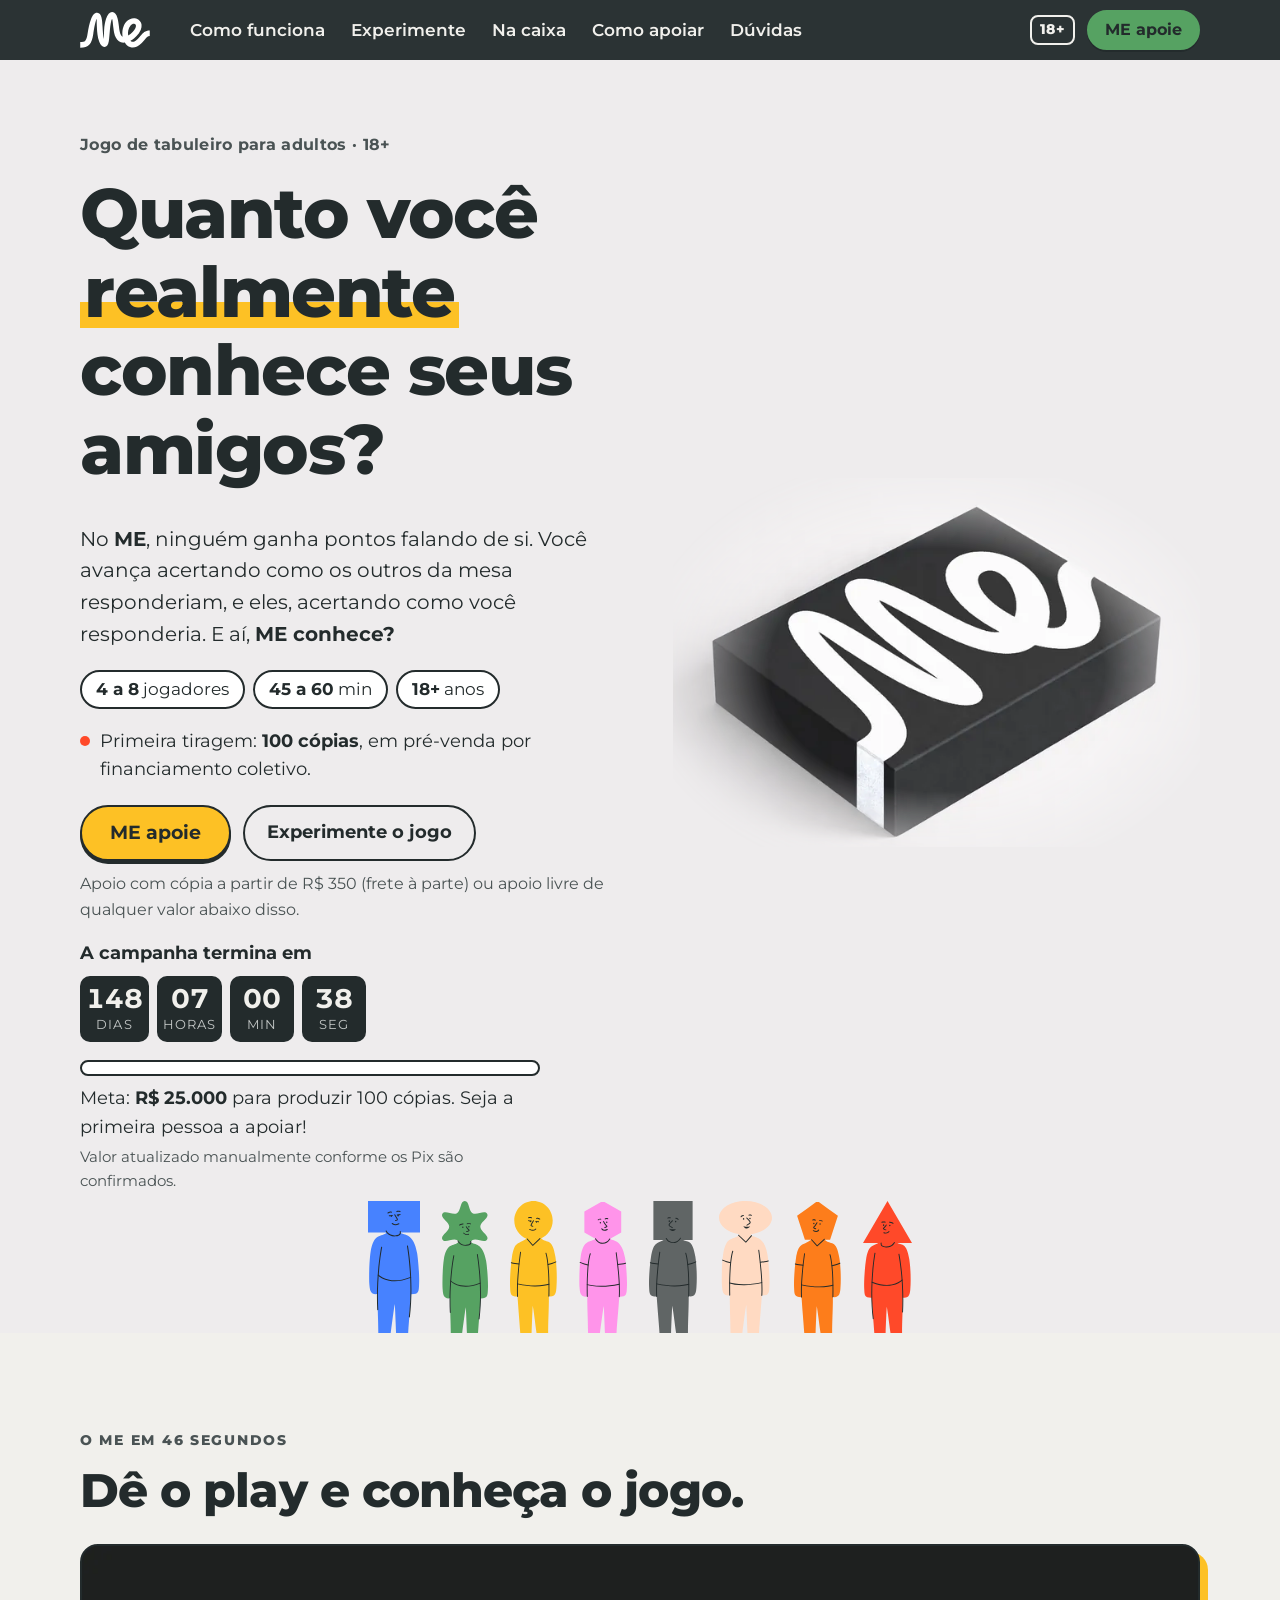
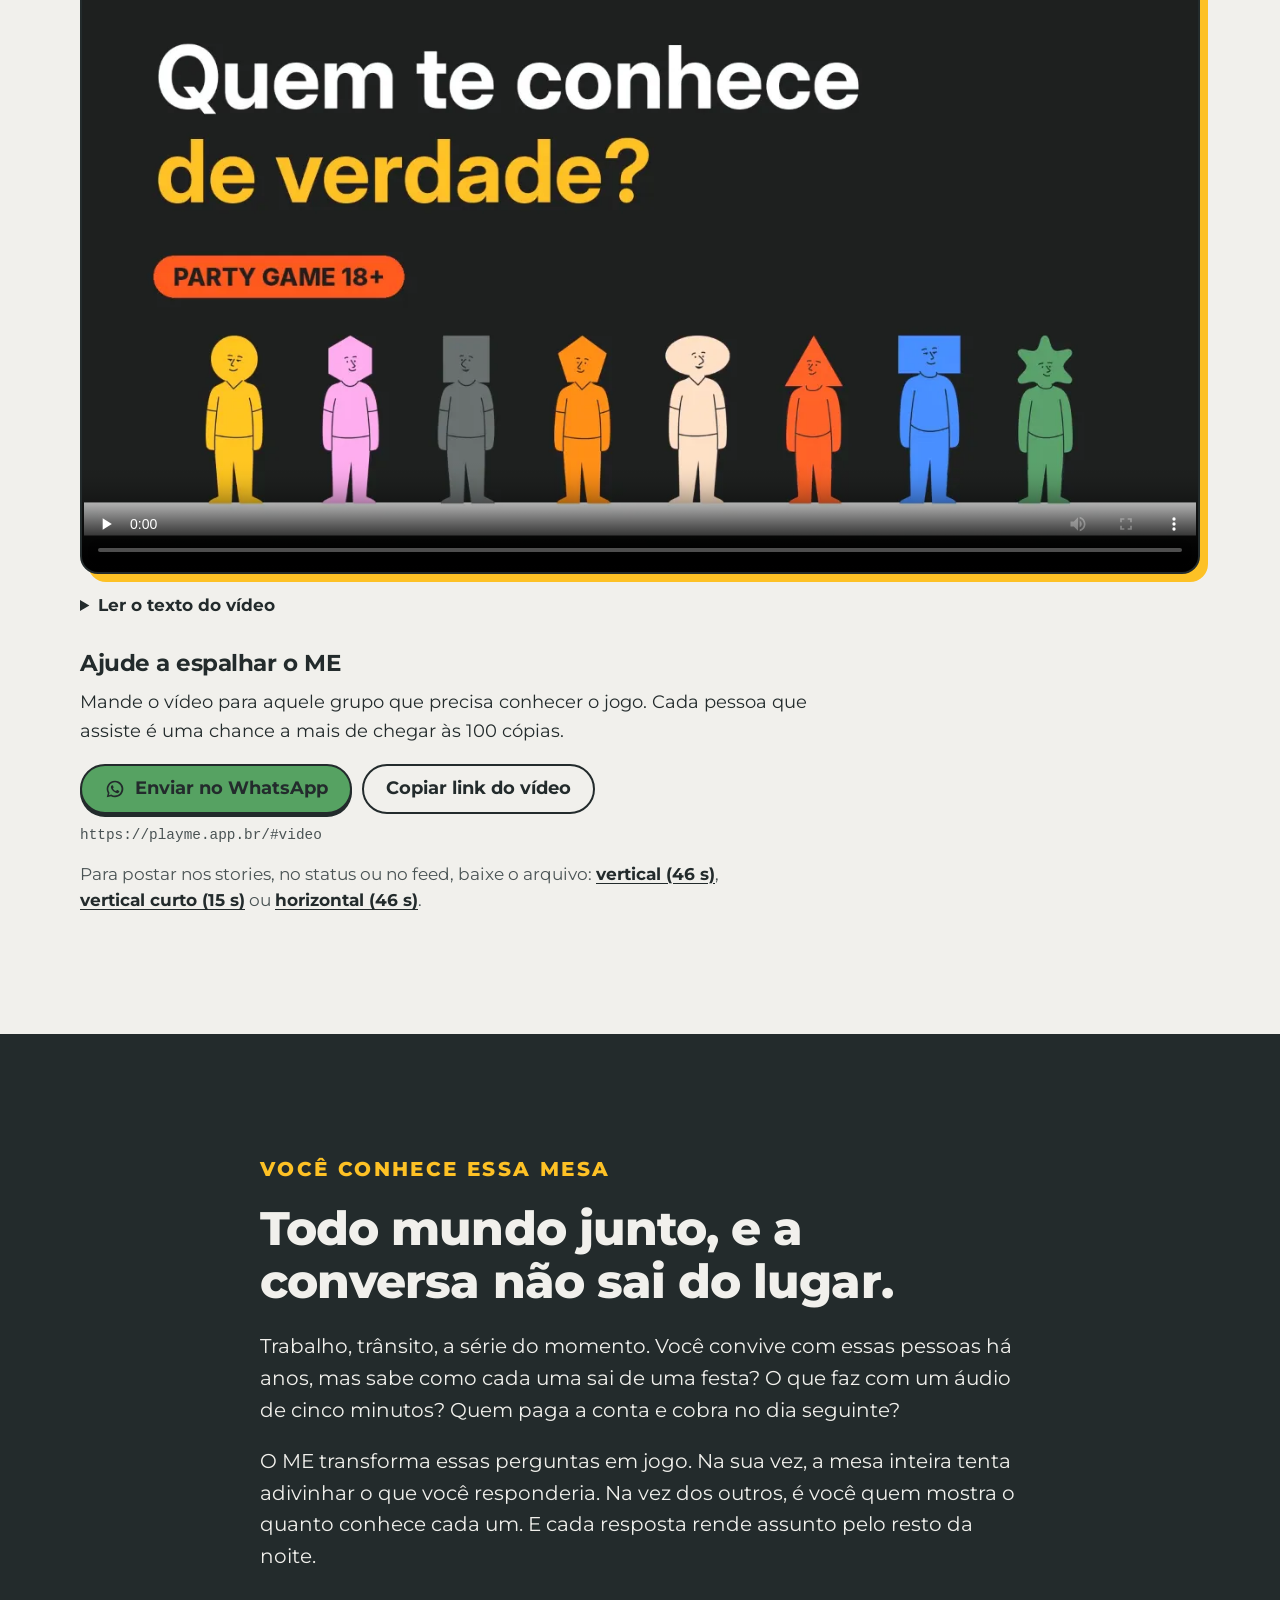
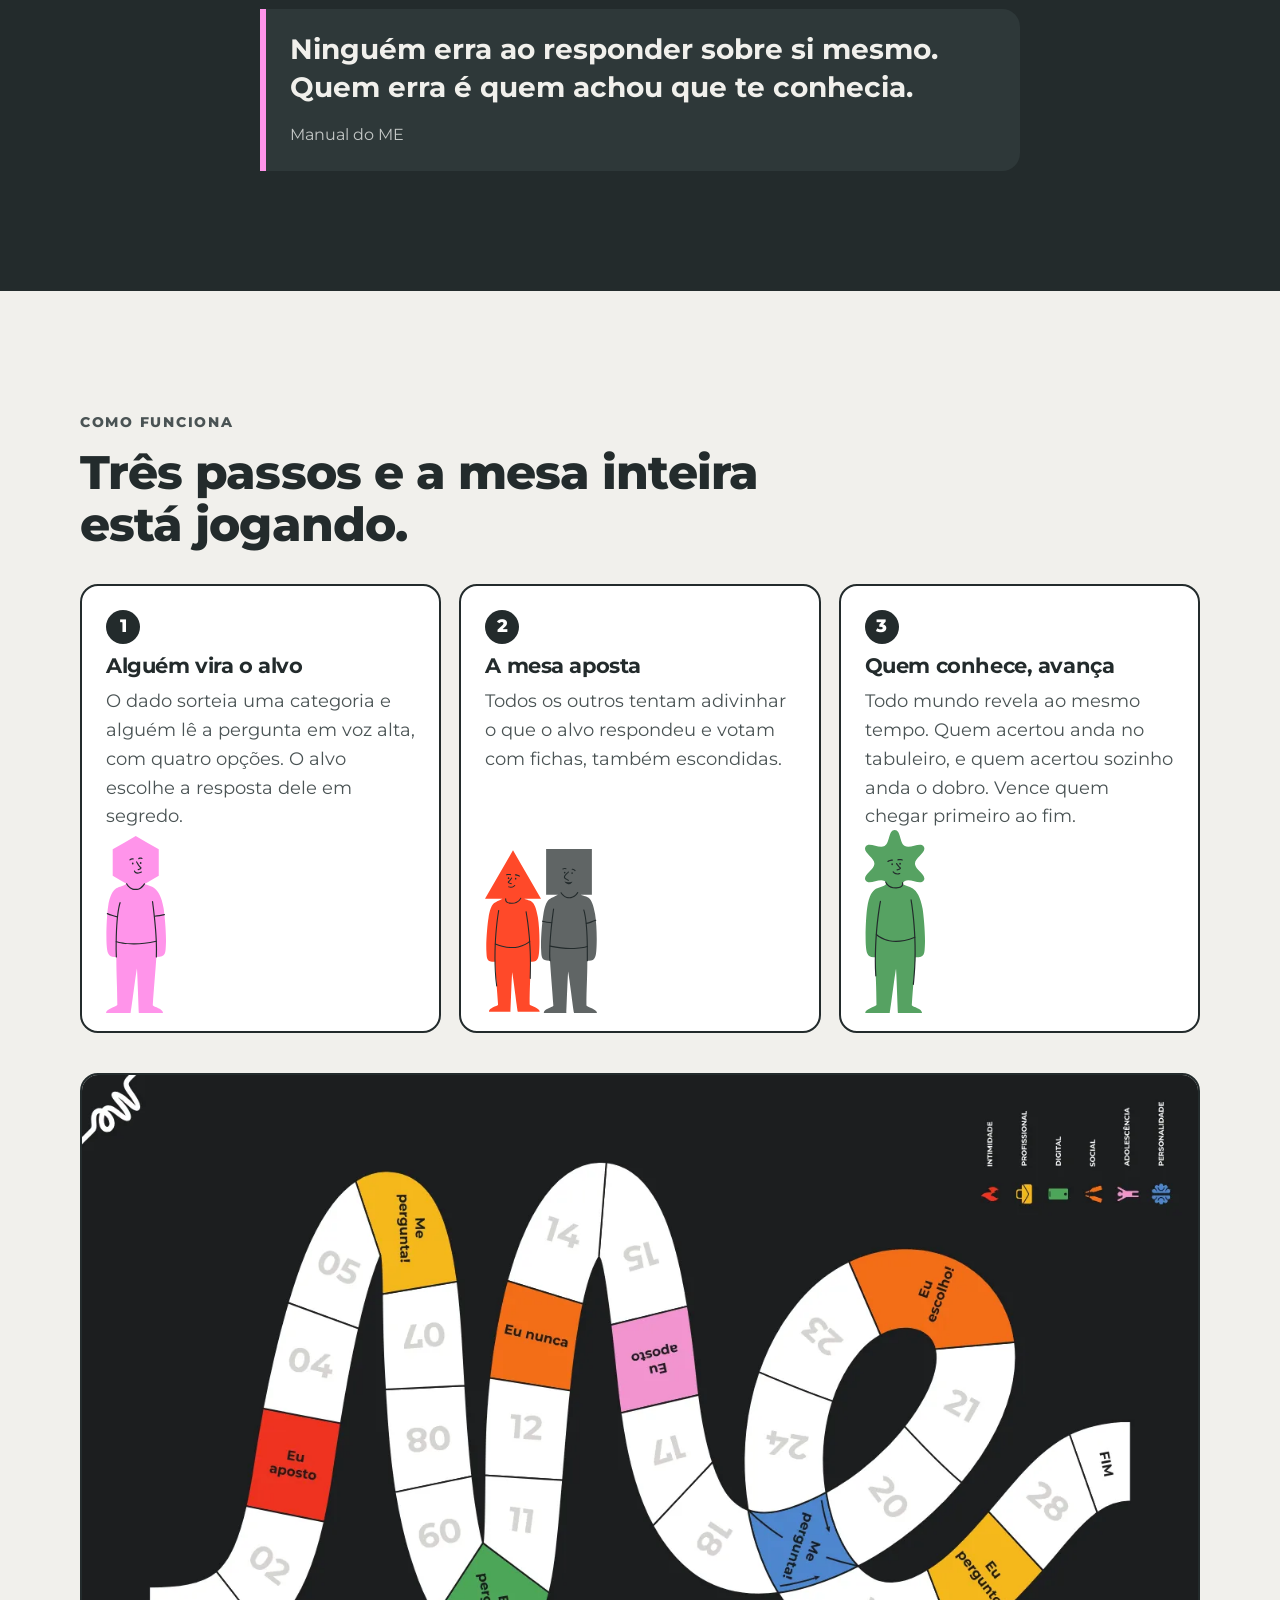
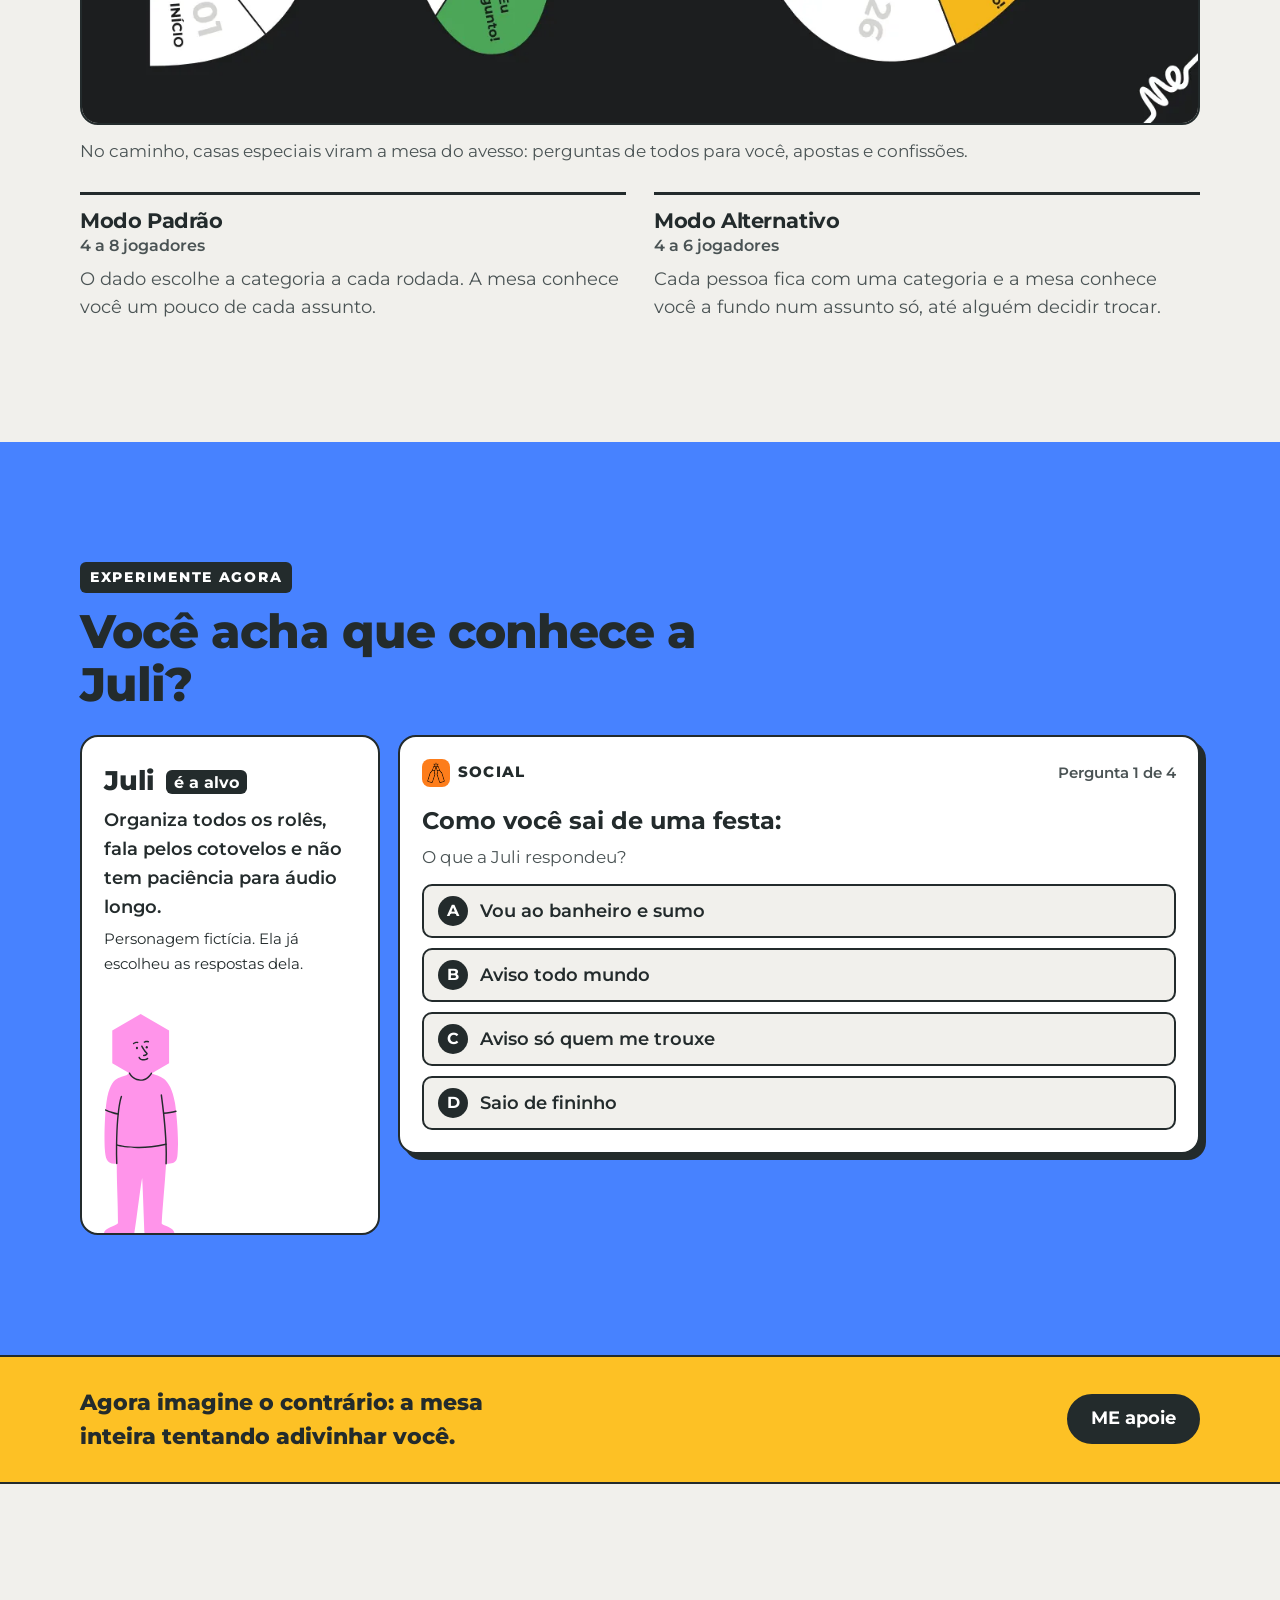
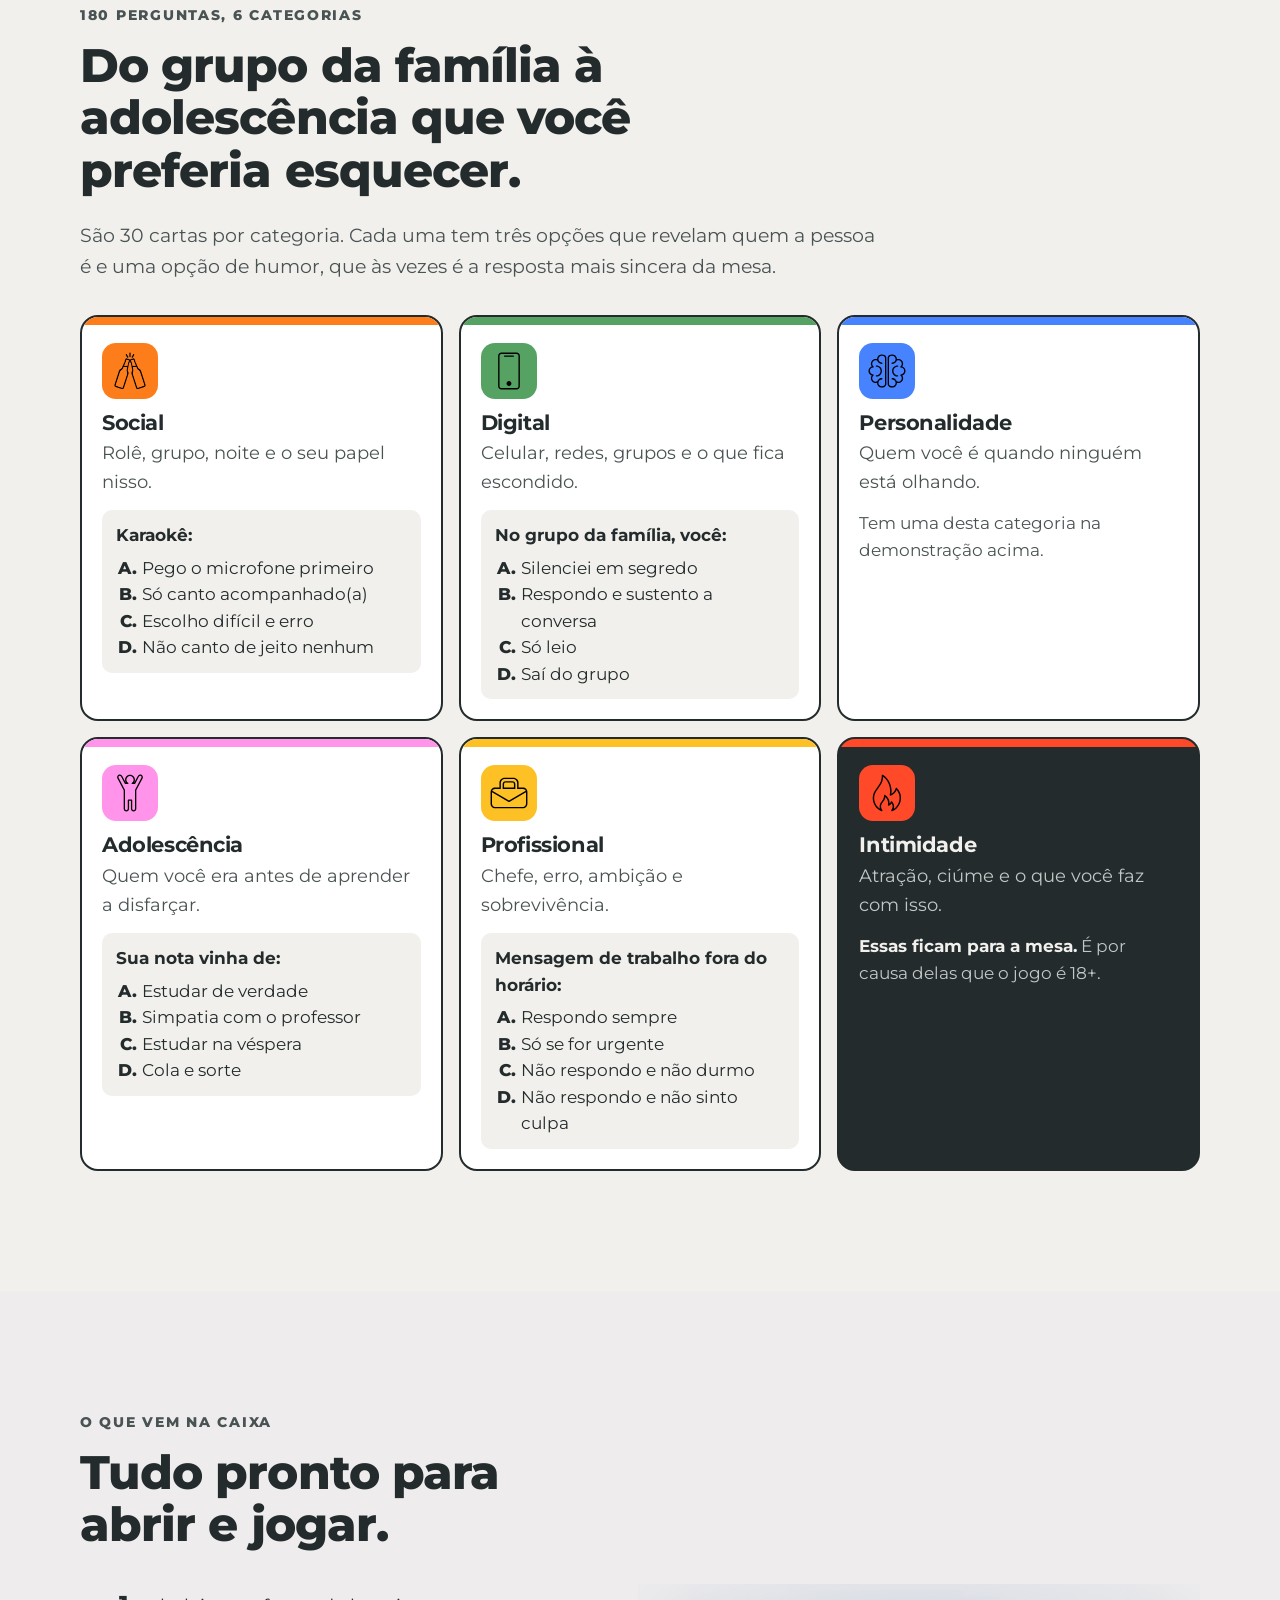
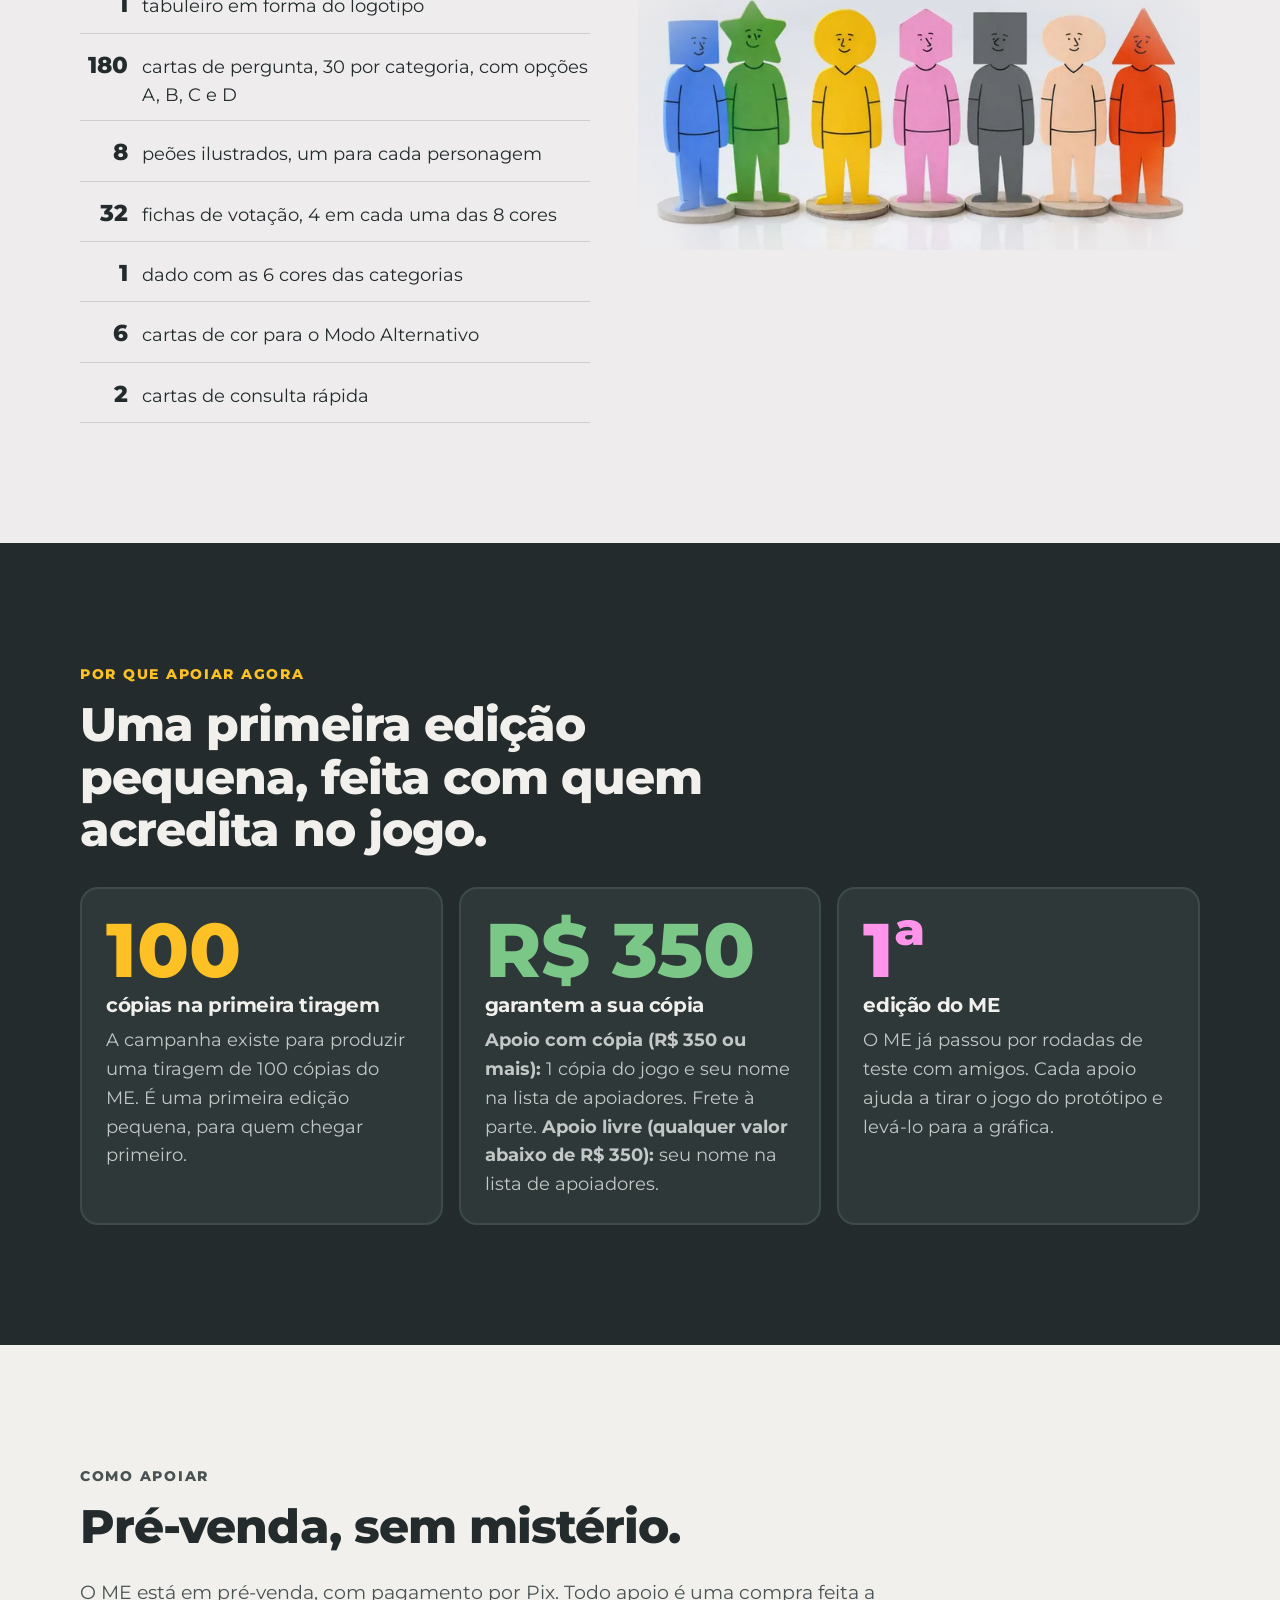
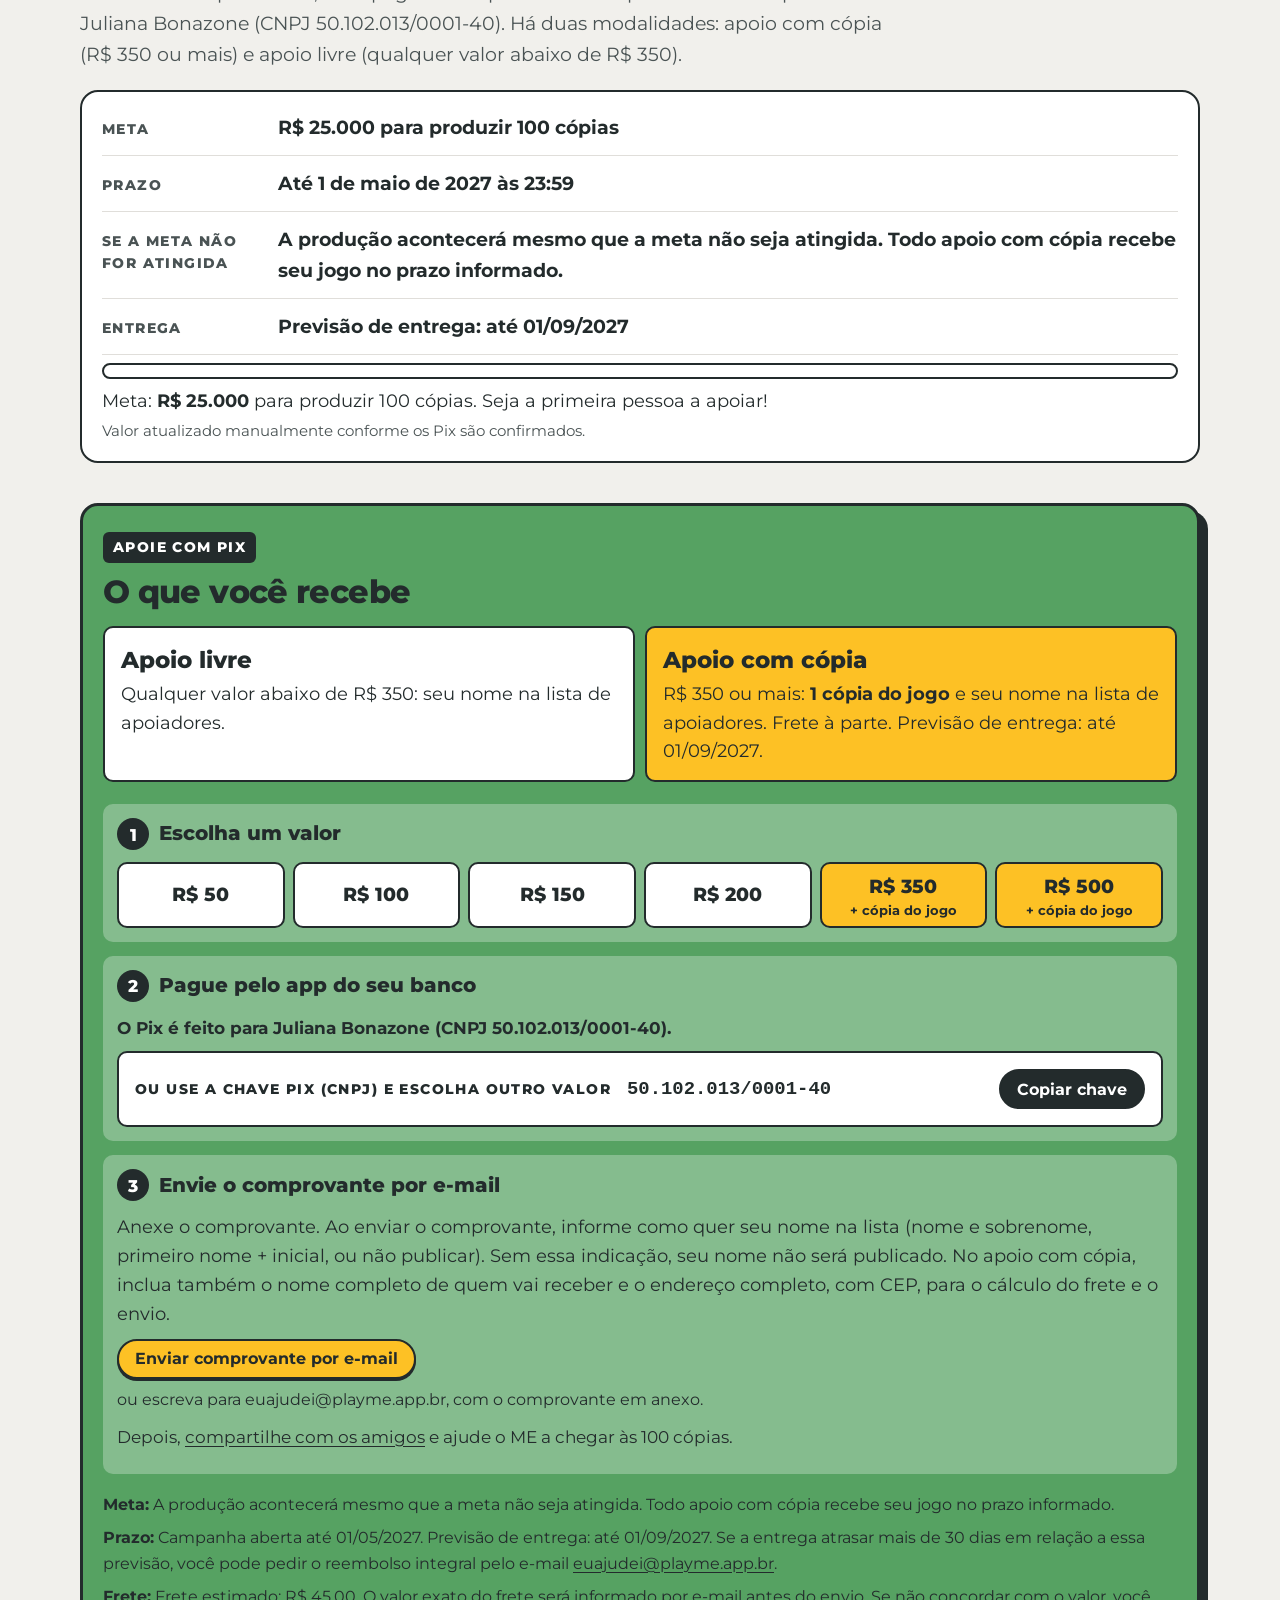
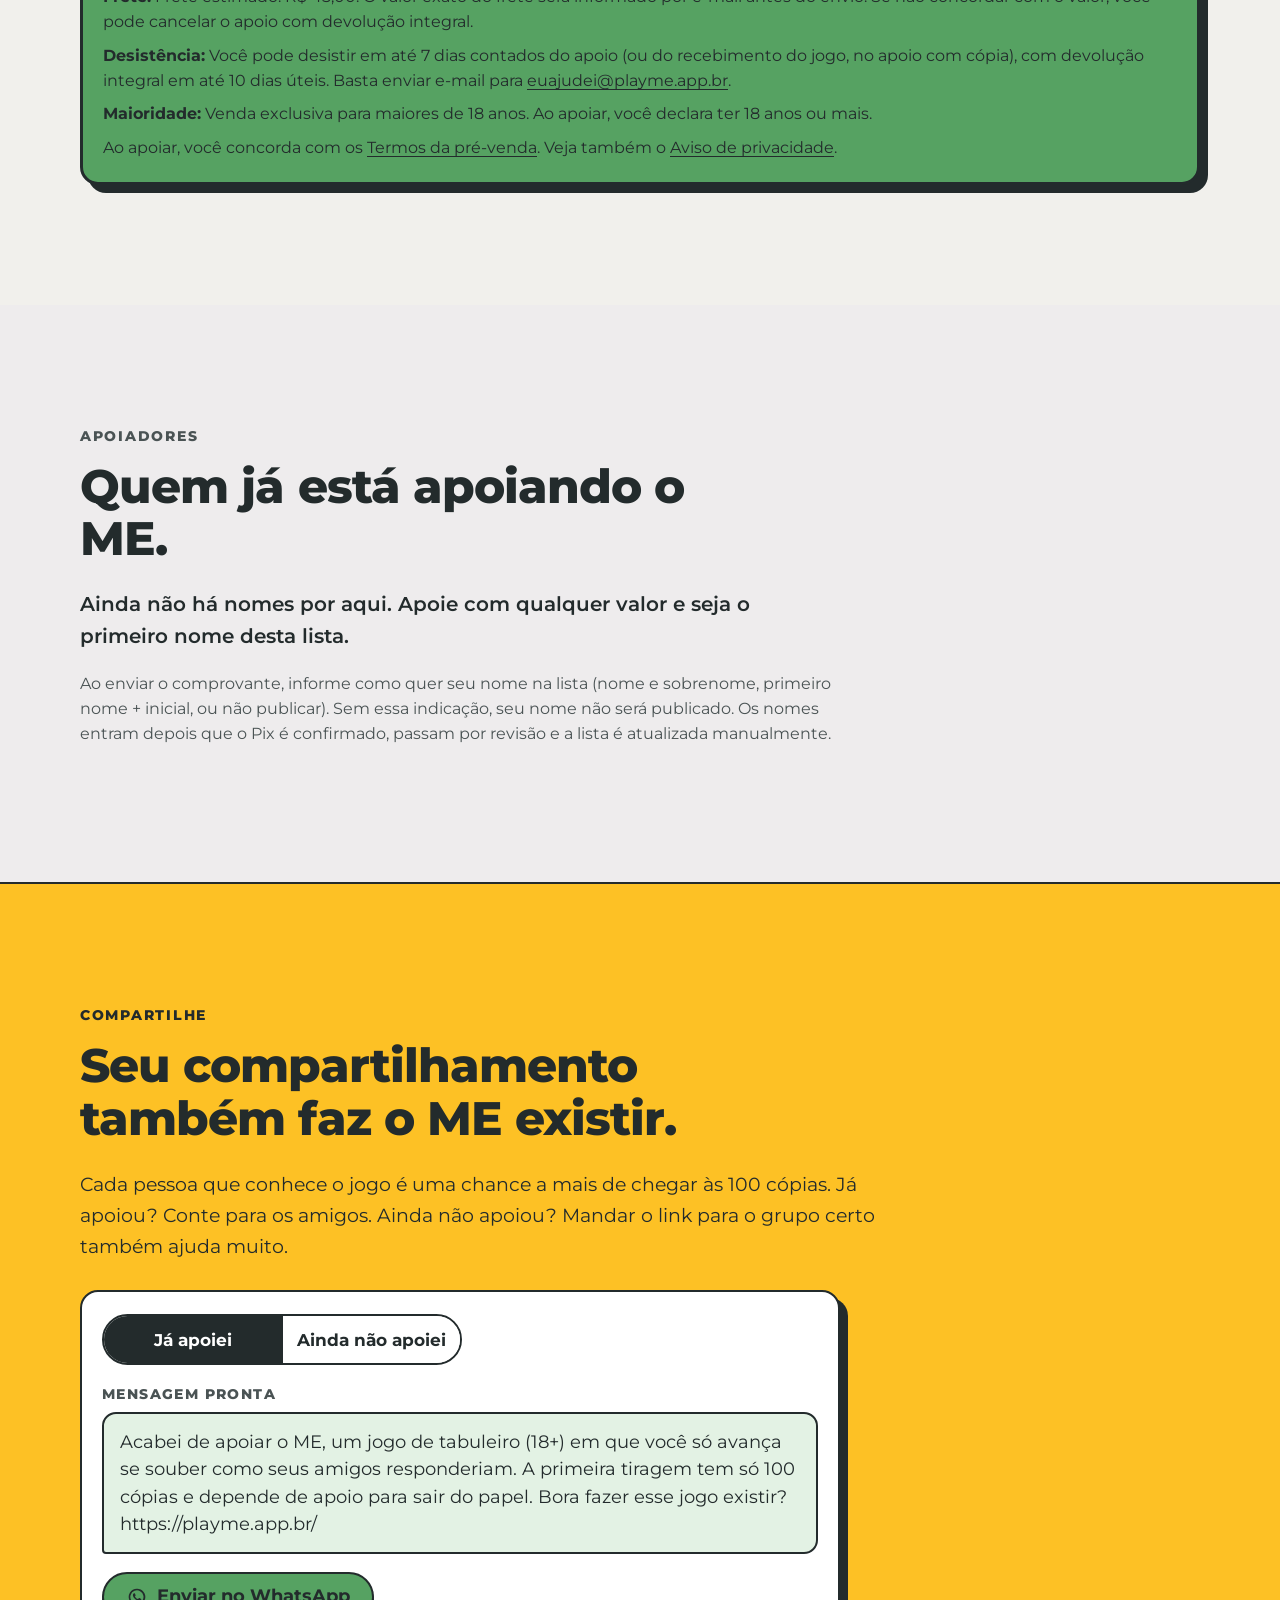
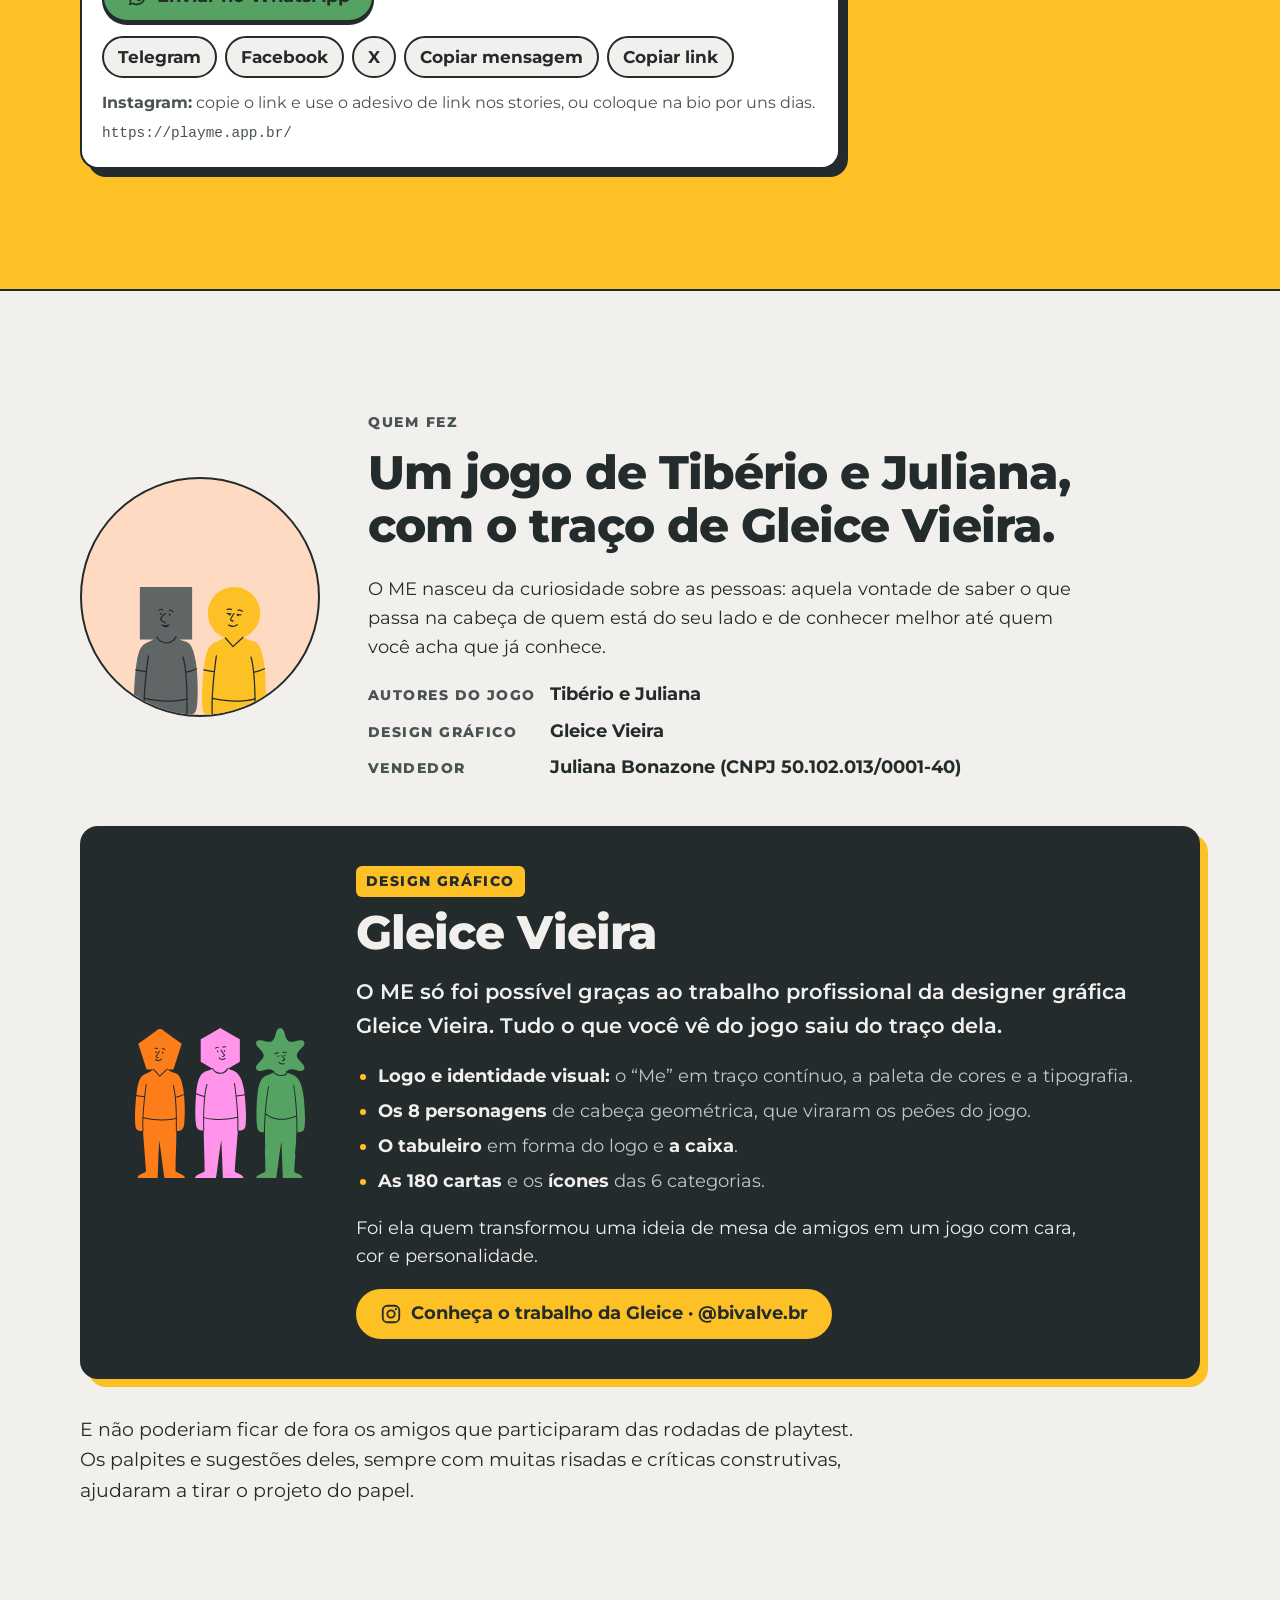
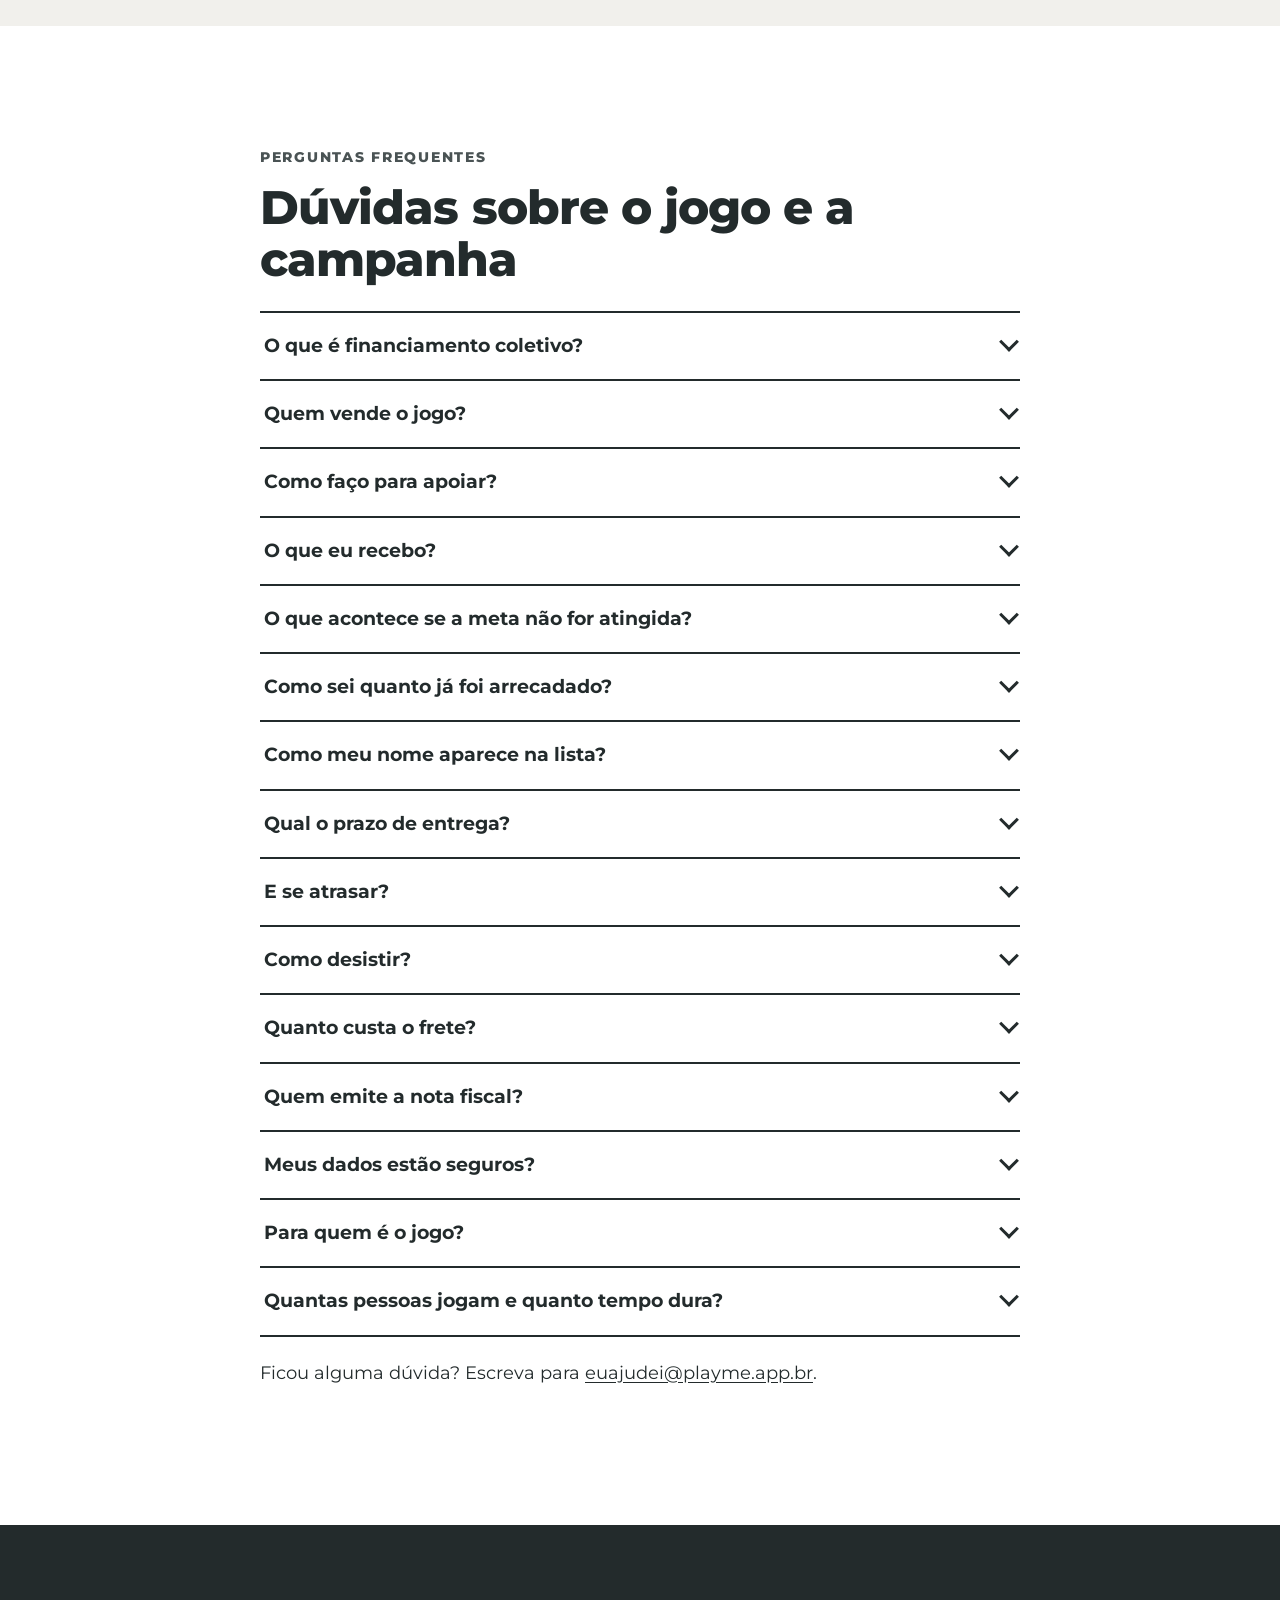
<file: index.html>
<!doctype html>
<html lang="pt-BR">
<head>
  <meta charset="utf-8">
  <meta name="viewport" content="width=device-width, initial-scale=1">
  <title>ME conhece? Quanto você e seus amigos realmente se conhecem | Jogo de tabuleiro 18+</title>
  <meta name="description" content="ME é um party game para maiores de 18 anos: você avança acertando como seus amigos responderiam a perguntas sobre eles mesmos. De 4 a 8 jogadores. Primeira tiragem de 100 cópias, por financiamento coletivo com apoio via Pix.">
  <link rel="canonical" href="https://playme.app.br/">
  <meta name="theme-color" content="#232B2C">
  <meta name="color-scheme" content="light">

  <!-- Compartilhamento (não depende de dados da campanha) -->
  <meta property="og:type" content="website">
  <meta property="og:locale" content="pt_BR">
  <meta property="og:site_name" content="ME">
  <meta property="og:url" content="https://playme.app.br/">
  <meta property="og:title" content="ME conhece? Quanto você e seus amigos realmente se conhecem">
  <meta property="og:description" content="Um jogo de tabuleiro para maiores de 18 anos em que você só avança se acertar como os outros responderiam. Primeira tiragem: 100 cópias.">
  <meta property="og:image" content="https://playme.app.br/assets/img/og-me.png">
  <meta property="og:image:width" content="1200">
  <meta property="og:image:height" content="630">
  <meta property="og:image:alt" content="Logo do jogo ME e seus oito personagens coloridos sobre fundo escuro">
  <meta name="twitter:card" content="summary_large_image">
  <meta name="twitter:title" content="ME conhece? Quanto você e seus amigos realmente se conhecem">
  <meta name="twitter:description" content="Um jogo de tabuleiro para maiores de 18 anos em que você só avança se acertar como os outros responderiam. Primeira tiragem: 100 cópias.">
  <meta name="twitter:image" content="https://playme.app.br/assets/img/og-me.png">

  <link rel="icon" href="assets/img/favicon.svg" type="image/svg+xml">
  <link rel="apple-touch-icon" href="assets/img/apple-touch-icon.png">
  <link rel="preload" href="assets/fonts/montserrat-latin-var.woff2" as="font" type="font/woff2" crossorigin>
  <link rel="stylesheet" href="assets/css/style.css">
  <script>document.documentElement.classList.add("js");</script>
  <script src="assets/js/config.js" defer></script>
  <script src="assets/js/main.js" defer></script>
</head>
<body>
  <svg class="sprite" aria-hidden="true" focusable="false" xmlns="http://www.w3.org/2000/svg">
    <symbol id="logo-me" viewBox="0 46 1417 733"><path fill="currentColor" d="M 1101.7 411.3 L 1101.7 411.2 C 1102.0 410.7 1102.3 410.3 1102.6 409.9 L 1102.7 409.7 C 1103.0 409.3 1103.3 408.9 1103.6 408.5 L 1103.7 408.3 C 1104.0 407.9 1104.3 407.4 1104.6 407.0 C 1134.0 362.7 1139.7 330.2 1131.7 309.9 C 1129.3 304.0 1125.4 299.2 1120.4 295.5 C 1114.7 291.3 1107.6 288.6 1099.6 287.5 C 1076.5 284.3 1048.6 294.3 1025.9 320.7 C 979.3 374.9 965.9 453.7 976.8 522.8 C 993.4 513.7 1009.4 503.2 1024.3 491.8 C 1055.5 467.8 1082.0 439.8 1101.7 411.3 Z M 1023.0 629.1 C 1033.1 639.6 1044.3 647.0 1056.1 650.0 C 1084.5 657.1 1123.0 642.4 1171.1 593.8 C 1191.1 573.5 1208.4 552.9 1224.3 534.2 C 1279.9 468.4 1320.2 420.7 1416.1 420.4 L 1416.1 535.7 C 1374.1 535.9 1348.2 566.6 1312.5 608.9 C 1295.6 628.9 1277.1 650.8 1253.4 674.8 C 1172.1 757.1 1094.3 778.9 1028.1 762.2 C 990 752.6 957.4 730.6 931.2 700.2 C 922.7 690.3 914.8 679.4 907.6 667.7 C 819.6 679.4 764.1 637.4 727.9 572.6 C 692.9 510.2 681.7 427.5 674.6 360.1 C 672.9 344.5 657.3 186.8 649.0 183.6 C 603.6 261.6 601.4 535.9 582.4 643.7 C 568.5 722.3 539.7 759.1 490.0 757.0 C 450.2 755.4 413.0 715.5 388.2 650.7 C 351.5 554.6 345.2 456.4 339.7 355.2 C 334.9 266.9 337.8 205.9 334.0 181.8 C 301.3 261.3 278.8 408.7 265.9 495.3 C 250.7 598.1 228.8 664.8 188.5 709.0 C 144.1 757.6 85.8 774.2 0.4 774.1 L 0.4 658.8 C 51.8 658.8 84.1 651.8 103 631.2 C 125.8 606.2 139.7 558.0 151.5 478.6 C 165.8 382.0 189.5 274.2 218.0 196.7 C 248.5 113.3 291.1 57.7 346.6 60.1 C 439.5 64.1 447.4 209.7 455.1 349.3 C 459.2 424.5 464.9 523.8 481.8 595.7 C 484.9 561.1 483.5 471.6 486.0 423.2 C 490.9 328.1 506.5 245.3 526.7 184.4 C 555.2 98.6 600.3 47.6 649.6 46.9 C 704.2 46.0 738.2 94.6 758.6 167.3 C 772.8 217.7 782.6 283.7 789.5 348.3 C 795.4 404.4 804.4 472.4 828.8 516.1 C 837.1 530.9 848.4 542.4 864.1 548.1 C 846.7 447.0 866.9 328.5 938.1 245.6 C 988.8 186.5 1056.7 164.8 1115.4 173.0 C 1142.4 176.7 1167.5 186.7 1188.7 202.3 C 1210.6 218.4 1228.1 240.3 1238.9 267.4 C 1259.9 320.0 1254.2 390.6 1200.9 470.8 C 1200.5 471.4 1200.1 472.0 1199.7 472.6 L 1199.6 472.7 C 1199.3 473.3 1198.9 473.8 1198.5 474.4 L 1198.3 474.7 C 1197.9 475.3 1197.6 475.8 1197.2 476.3 L 1196.9 476.7 C 1196.6 477.2 1196.3 477.6 1196.0 478.1 L 1195.6 478.7 L 1194.8 479.8 L 1194.2 480.6 L 1193.5 481.6 L 1192.9 482.5 L 1192.8 482.5 L 1192.1 483.6 L 1191.4 484.6 L 1191.2 484.8 C 1165.6 520.1 1132.6 554.4 1094.4 583.6 C 1072.3 600.6 1048.3 616.0 1023.0 629.1"/></symbol>
    <symbol id="ic-social" viewBox="350.59 335.16 40.84 40.84"><path fill-rule="evenodd" d="M 385.62 370.37 L 381.07 356.25 C 380.35 354.81 379.21 354.68 378.5 353.70 C 378.28 353.40 377.85 352.39 377.67 351.98 L 377.44 351.45 L 373.94 351.45 L 374.31 353.07 C 374.40 353.51 374.64 354.57 374.64 354.95 C 374.64 356.16 373.78 356.93 374.05 358.52 L 378.62 372.63 C 378.72 372.77 379.31 372.51 379.51 372.45 L 382.15 371.58 L 384.79 370.74 C 385.00 370.67 385.63 370.54 385.62 370.37 Z M 371.01 336.65 C 371.36 336.65 371.64 336.94 371.64 337.28 L 371.64 340.87 C 371.64 341.23 371.36 341.51 371.01 341.51 C 370.66 341.51 370.37 341.23 370.37 340.87 L 370.37 337.28 C 370.37 336.94 370.66 336.65 371.01 336.65 Z M 375.09 338.41 C 374.79 338.24 374.40 338.34 374.22 338.64 L 372.75 341.14 C 372.57 341.44 372.67 341.83 372.98 342.01 C 373.28 342.18 373.67 342.08 373.85 341.78 L 375.32 339.28 C 375.5 338.98 375.39 338.59 375.09 338.41 Z M 366.92 338.41 C 367.23 338.24 367.62 338.34 367.80 338.64 L 369.26 341.14 C 369.44 341.44 369.34 341.83 369.04 342.01 C 368.74 342.18 368.35 342.08 368.17 341.78 L 366.70 339.28 C 366.52 338.98 366.62 338.59 366.92 338.41 Z M 356.40 370.37 L 360.95 356.25 C 361.66 354.81 362.81 354.68 363.52 353.70 C 363.74 353.40 364.16 352.39 364.35 351.98 L 364.57 351.45 L 368.08 351.45 L 367.71 353.07 C 367.62 353.51 367.37 354.57 367.37 354.95 C 367.37 356.16 368.23 356.93 367.97 358.52 L 363.39 372.63 C 363.30 372.77 362.71 372.51 362.51 372.45 L 359.87 371.58 L 357.23 370.74 C 357.02 370.67 356.39 370.54 356.40 370.37 Z M 365.11 350.18 L 367.05 345.57 C 367.08 344.60 367.27 344.54 367.57 344.01 L 368.67 344.35 L 369.76 344.72 C 369.69 345.32 369.82 345.49 369.27 346.29 L 368.37 350.18 Z M 369.07 343.11 C 368.67 342.98 368.27 342.84 367.82 342.71 C 367.09 342.49 366.71 342.77 366.44 343.38 C 366.29 343.71 365.73 344.71 365.73 344.98 C 365.69 345.98 365.83 345.69 365.56 346.26 C 364.75 348.04 363.86 349.83 363.09 351.61 C 362.33 353.37 362.62 352.81 360.99 353.85 C 359.81 354.62 359.84 355.24 359.37 356.68 L 355.58 368.44 C 355.21 369.57 354.37 371.21 356.32 371.82 L 359.46 372.84 L 362.61 373.86 C 364.55 374.5 364.82 372.68 365.18 371.55 L 369 359.80 C 369.46 358.35 369.85 357.87 369.33 356.55 C 368.62 354.75 368.53 355.37 368.94 353.51 C 369.36 351.60 369.69 349.64 370.07 347.73 C 370.19 347.09 370.13 347.42 370.69 346.58 C 370.82 346.40 370.93 345.57 371.01 345.10 C 371.08 345.57 371.20 346.40 371.32 346.58 C 371.89 347.42 371.83 347.09 371.95 347.73 C 372.32 349.64 372.66 351.60 373.07 353.51 C 373.48 355.37 373.39 354.75 372.69 356.55 C 372.17 357.87 372.56 358.35 373.02 359.80 L 376.83 371.55 C 377.20 372.68 377.47 374.5 379.41 373.86 L 382.55 372.84 L 385.70 371.82 C 387.65 371.21 386.80 369.57 386.44 368.44 L 382.65 356.68 C 382.18 355.24 382.21 354.62 381.03 353.85 C 379.40 352.81 379.69 353.37 378.93 351.61 C 378.16 349.83 377.27 348.04 376.46 346.26 C 376.18 345.69 376.33 345.98 376.29 344.98 C 376.28 344.71 375.73 343.71 375.58 343.38 C 375.31 342.77 374.93 342.49 374.20 342.71 C 373.75 342.84 373.35 342.98 372.94 343.11 C 372.55 343.24 372.14 343.37 371.69 343.52 C 371.33 343.64 371.12 343.82 371.01 344.04 C 370.90 343.82 370.69 343.64 370.33 343.52 C 369.88 343.37 369.47 343.24 369.07 343.11 Z M 376.91 350.18 L 374.97 345.57 C 374.94 344.60 374.75 344.54 374.45 344.01 L 373.35 344.35 L 372.25 344.72 C 372.32 345.32 372.20 345.49 372.75 346.29 L 373.64 350.18 Z M 376.91 350.18 "/><path fill-rule="evenodd" class="in" style="fill:var(--cat,#fff)" d="M 372.75 346.29 L 373.64 350.18 L 376.91 350.18 L 374.97 345.57 C 374.94 344.60 374.75 344.54 374.45 344.01 L 373.35 344.35 L 372.25 344.72 C 372.32 345.32 372.20 345.49 372.75 346.29 Z M 367.05 345.57 L 365.11 350.18 L 368.37 350.18 L 369.27 346.29 C 369.82 345.49 369.69 345.32 369.76 344.72 L 368.67 344.35 L 367.57 344.01 C 367.27 344.54 367.08 344.60 367.05 345.57 Z M 360.95 356.25 L 356.40 370.37 C 356.39 370.54 357.02 370.67 357.23 370.74 L 359.87 371.58 L 362.51 372.45 C 362.71 372.51 363.30 372.77 363.39 372.63 L 367.97 358.52 C 368.23 356.93 367.37 356.16 367.37 354.95 C 367.37 354.57 367.62 353.51 367.71 353.07 L 368.08 351.45 L 364.57 351.45 L 364.35 351.98 C 364.16 352.39 363.74 353.40 363.52 353.70 C 362.81 354.68 361.66 354.81 360.95 356.25 Z M 374.05 358.52 L 378.62 372.63 C 378.72 372.77 379.31 372.51 379.51 372.45 L 382.15 371.58 L 384.79 370.74 C 385.00 370.67 385.63 370.54 385.62 370.37 L 381.07 356.25 C 380.35 354.81 379.21 354.68 378.5 353.70 C 378.28 353.40 377.85 352.39 377.67 351.98 L 377.44 351.45 L 373.94 351.45 L 374.31 353.07 C 374.40 353.51 374.64 354.57 374.64 354.95 C 374.64 356.16 373.78 356.93 374.05 358.52 "/></symbol>
    <symbol id="ic-digital" viewBox="346.37 337.35 38.16 38.16"><path fill-rule="evenodd" class="in" style="fill:var(--cat,#fff)" d="M 358.16 339.51 L 372.73 339.51 C 374.05 339.51 375.13 340.59 375.13 341.92 L 375.13 370.94 C 375.13 372.26 374.05 373.35 372.73 373.35 L 358.16 373.35 C 356.83 373.35 355.75 372.26 355.75 370.94 L 355.75 341.92 C 355.75 340.59 356.83 339.51 358.16 339.51 "/><path d="M 358.16 338.85 L 372.73 338.85 C 373.57 338.85 374.33 339.19 374.89 339.75 L 374.89 339.75 C 375.45 340.31 375.80 341.08 375.80 341.92 L 375.80 370.94 C 375.80 371.78 375.45 372.55 374.89 373.10 L 374.89 373.11 C 374.33 373.66 373.57 374.01 372.73 374.01 L 358.16 374.01 C 357.31 374.01 356.55 373.66 355.99 373.11 L 355.98 373.10 C 355.43 372.55 355.08 371.78 355.08 370.94 L 355.08 341.92 C 355.08 341.08 355.43 340.31 355.98 339.75 L 355.99 339.75 C 356.55 339.19 357.31 338.85 358.16 338.85 Z M 361.30 342.92 C 360.94 342.92 360.64 342.62 360.64 342.26 C 360.64 341.89 360.94 341.60 361.30 341.60 L 369.57 341.60 C 369.94 341.60 370.23 341.89 370.23 342.26 C 370.23 342.62 369.94 342.92 369.57 342.92 Z M 365.44 366.02 C 366.72 366.02 367.75 367.05 367.75 368.33 C 367.75 369.61 366.72 370.65 365.44 370.65 C 364.16 370.65 363.12 369.61 363.12 368.33 C 363.12 367.05 364.16 366.02 365.44 366.02 Z M 372.73 340.17 L 358.16 340.17 C 357.67 340.17 357.24 340.37 356.92 340.68 L 356.92 340.69 C 356.60 341.00 356.41 341.44 356.41 341.92 L 356.41 370.94 C 356.41 371.42 356.60 371.85 356.92 372.17 L 356.92 372.17 C 357.24 372.49 357.67 372.68 358.16 372.68 L 372.73 372.68 C 373.21 372.68 373.64 372.49 373.96 372.17 L 373.96 372.17 C 374.28 371.85 374.47 371.42 374.47 370.94 L 374.47 341.92 C 374.47 341.44 374.28 341.00 373.96 340.69 L 373.96 340.68 C 373.64 340.37 373.21 340.17 372.73 340.17 "/></symbol>
    <symbol id="ic-personalidade" viewBox="348.16 336.26 40.34 40.34"><path fill-rule="evenodd" class="in" style="fill:var(--cat,#fff)" d="M 359.15 345.67 C 358.53 343.54 359.71 341.29 361.83 340.60 C 363.99 339.90 367.01 340.97 367.01 343.24 L 367.01 369.61 C 367.01 371.89 363.99 372.96 361.83 372.25 C 359.71 371.57 358.53 369.32 359.15 367.19 C 357.32 368.44 354.82 368.01 353.51 366.21 C 352.20 364.41 352.57 361.89 354.32 360.54 C 352.11 360.47 350.33 358.66 350.33 356.43 C 350.33 354.20 352.11 352.38 354.32 352.32 C 352.57 350.96 352.20 348.45 353.51 346.65 C 354.82 344.84 357.32 344.42 359.15 345.67 Z M 377.51 345.67 C 378.14 343.54 376.96 341.29 374.83 340.60 C 372.67 339.90 369.66 340.97 369.66 343.24 L 369.66 369.61 C 369.66 371.89 372.67 372.96 374.83 372.25 C 376.96 371.57 378.14 369.32 377.51 367.19 C 379.34 368.44 381.84 368.01 383.15 366.21 C 384.46 364.41 384.10 361.89 382.34 360.54 C 384.55 360.47 386.33 358.66 386.33 356.43 C 386.33 354.20 384.55 352.38 382.34 352.32 C 384.10 350.96 384.46 348.45 383.15 346.65 C 381.84 344.84 379.34 344.42 377.51 345.67 "/><path d="M 358.32 344.40 L 358.32 344.37 L 358.32 344.22 L 358.32 344.18 C 358.40 343.06 358.86 342.05 359.58 341.27 L 359.59 341.25 L 359.64 341.21 L 359.66 341.18 L 359.67 341.17 L 359.70 341.14 L 359.72 341.12 C 360.02 340.82 360.37 340.56 360.75 340.34 L 360.90 340.26 L 360.91 340.26 L 360.95 340.24 L 360.96 340.23 L 361.01 340.21 L 361.05 340.19 L 361.06 340.18 C 361.49 339.98 361.95 339.84 362.44 339.77 L 362.44 339.77 L 362.46 339.77 C 362.71 339.73 362.97 339.71 363.23 339.71 C 364.13 339.71 365.05 339.94 365.82 340.35 C 366.62 340.79 367.26 341.45 367.53 342.30 C 367.63 342.60 367.68 342.91 367.68 343.24 L 367.68 369.61 C 367.68 369.94 367.63 370.26 367.53 370.56 C 367.26 371.41 366.62 372.07 365.82 372.51 C 365.05 372.92 364.13 373.14 363.23 373.14 C 363.02 373.14 362.82 373.13 362.62 373.11 L 362.61 373.10 L 362.59 373.10 C 361.47 372.99 360.47 372.48 359.71 371.73 C 358.88 370.89 358.35 369.75 358.32 368.49 L 358.32 368.47 L 358.31 368.35 L 358.31 368.34 C 357.57 368.58 356.78 368.64 356.02 368.51 C 354.84 368.30 353.73 367.65 352.97 366.60 C 352.21 365.56 351.93 364.30 352.10 363.12 C 352.21 362.35 352.50 361.62 352.96 360.98 C 352.21 360.73 351.55 360.31 351.01 359.76 C 350.17 358.90 349.66 357.72 349.66 356.43 C 349.66 355.14 350.17 353.96 351.01 353.10 C 351.55 352.55 352.21 352.12 352.96 351.88 C 352.50 351.24 352.21 350.50 352.10 349.74 C 351.93 348.55 352.21 347.30 352.97 346.25 C 353.73 345.20 354.84 344.55 356.02 344.35 C 356.78 344.22 357.57 344.27 358.31 344.51 L 358.31 344.51 Z M 373.44 371.79 C 373.48 371.79 373.52 371.78 373.57 371.78 C 373.71 371.78 373.85 371.78 373.99 371.76 L 374.01 371.76 L 374.03 371.75 L 374.07 371.75 L 374.09 371.75 L 374.10 371.74 C 374.28 371.71 374.46 371.67 374.63 371.62 C 374.75 371.57 374.87 371.53 374.99 371.48 L 375.03 371.46 L 375.05 371.44 L 375.07 371.44 L 375.09 371.42 L 375.10 371.42 L 375.13 371.41 L 375.14 371.40 L 375.17 371.39 L 375.18 371.38 L 375.22 371.36 L 375.24 371.35 L 375.25 371.34 L 375.29 371.32 L 375.31 371.31 C 375.56 371.16 375.79 370.98 376 370.78 C 376.16 370.61 376.31 370.43 376.44 370.23 L 376.44 370.23 L 376.50 370.13 L 376.51 370.13 L 376.58 369.99 L 376.59 369.98 L 376.60 369.95 L 376.61 369.95 L 376.62 369.91 L 376.62 369.91 L 376.64 369.88 L 376.64 369.87 L 376.68 369.80 L 376.68 369.80 L 376.69 369.77 L 376.70 369.76 L 376.71 369.73 L 376.71 369.72 L 376.73 369.69 L 376.73 369.68 L 376.75 369.66 L 376.76 369.62 L 376.76 369.60 L 376.77 369.58 L 376.78 369.57 L 376.79 369.54 L 376.79 369.53 L 376.82 369.45 L 376.83 369.43 L 376.83 369.41 L 376.84 369.39 L 376.85 369.37 L 376.85 369.35 L 376.86 369.33 L 376.87 369.31 L 376.87 369.29 C 376.96 368.99 377.00 368.67 377.00 368.35 C 377.00 367.40 376.62 366.54 376 365.91 L 375.96 365.88 C 375.35 365.28 374.50 364.91 373.57 364.91 C 373.19 364.91 372.89 364.60 372.89 364.23 C 372.89 363.86 373.19 363.56 373.57 363.56 C 374.86 363.56 376.04 364.08 376.91 364.92 L 376.95 364.96 C 377.45 365.46 377.84 366.07 378.08 366.75 C 378.80 367.18 379.63 367.32 380.42 367.18 C 381.26 367.03 382.06 366.57 382.61 365.82 C 383.16 365.07 383.35 364.16 383.23 363.30 C 383.11 362.45 382.66 361.64 381.93 361.07 C 381.64 360.84 381.58 360.42 381.81 360.13 C 381.94 359.96 382.14 359.87 382.34 359.87 C 383.26 359.83 384.09 359.44 384.69 358.82 C 385.29 358.21 385.66 357.36 385.66 356.43 C 385.66 355.5 385.29 354.65 384.69 354.03 C 384.08 353.41 383.25 353.02 382.32 352.99 C 381.95 352.98 381.66 352.67 381.67 352.30 C 381.67 352.09 381.78 351.91 381.93 351.79 C 382.66 351.22 383.11 350.41 383.23 349.55 C 383.35 348.69 383.16 347.79 382.61 347.04 C 382.06 346.29 381.26 345.82 380.42 345.68 C 379.63 345.54 378.80 345.67 378.08 346.10 C 377.84 346.78 377.45 347.40 376.95 347.90 C 376.08 348.76 374.89 349.30 373.57 349.30 C 373.19 349.30 372.89 349 372.89 348.62 C 372.89 348.25 373.19 347.95 373.57 347.95 C 374.51 347.95 375.37 347.57 376 346.94 C 376.62 346.32 377.00 345.46 377.00 344.51 C 377.00 343.56 376.62 342.70 376 342.08 L 375.96 342.05 L 375.91 341.99 L 375.89 341.98 L 375.87 341.96 L 375.85 341.94 L 375.76 341.87 L 375.75 341.86 L 375.72 341.83 L 375.70 341.82 L 375.69 341.81 L 375.67 341.79 L 375.66 341.78 L 375.64 341.76 L 375.62 341.76 L 375.60 341.74 L 375.57 341.72 L 375.56 341.71 L 375.53 341.69 L 375.53 341.69 L 375.50 341.67 L 375.5 341.66 L 375.47 341.65 L 375.46 341.64 L 375.43 341.62 L 375.42 341.62 L 375.40 341.60 L 375.39 341.60 L 375.36 341.58 L 375.36 341.58 L 375.33 341.56 L 375.32 341.55 L 375.22 341.5 L 375.21 341.5 L 375.11 341.44 L 375.10 341.44 L 375.07 341.42 L 375.07 341.42 L 375.03 341.40 L 375 341.39 L 374.99 341.38 L 374.92 341.35 L 374.91 341.35 C 374.86 341.32 374.80 341.30 374.75 341.28 L 374.71 341.27 L 374.67 341.26 L 374.65 341.25 L 374.63 341.24 L 374.61 341.24 L 374.61 341.24 L 374.59 341.23 L 374.57 341.23 L 374.57 341.22 L 374.56 341.22 L 374.54 341.21 L 374.53 341.21 L 374.52 341.21 L 374.50 341.20 L 374.49 341.20 L 374.49 341.20 L 374.47 341.19 L 374.45 341.19 L 374.43 341.18 L 374.41 341.18 L 374.41 341.18 L 374.40 341.17 L 374.38 341.17 L 374.37 341.17 L 374.36 341.17 L 374.33 341.16 L 374.32 341.16 L 374.31 341.16 L 374.25 341.14 L 374.25 341.14 L 374.23 341.14 L 374.21 341.14 L 374.21 341.13 C 374.00 341.09 373.78 341.07 373.57 341.07 C 373.52 341.07 373.48 341.07 373.44 341.06 L 373.43 341.06 C 372.74 341.06 372.05 341.23 371.49 341.53 C 370.97 341.81 370.57 342.21 370.41 342.71 C 370.35 342.87 370.33 343.05 370.33 343.24 L 370.33 369.61 C 370.33 369.81 370.35 369.98 370.41 370.14 C 370.57 370.64 370.97 371.05 371.49 371.33 C 372.05 371.63 372.74 371.79 373.43 371.79 Z M 378.35 368.34 L 378.35 368.35 L 378.35 368.47 L 378.35 368.49 C 378.31 369.75 377.78 370.89 376.95 371.73 C 376.19 372.48 375.19 372.99 374.07 373.10 L 374.05 373.10 L 374.05 373.11 C 373.84 373.13 373.64 373.14 373.43 373.14 C 372.53 373.14 371.61 372.92 370.85 372.51 C 370.04 372.07 369.41 371.41 369.13 370.56 C 369.03 370.26 368.98 369.94 368.98 369.61 L 368.98 343.24 C 368.98 342.91 369.03 342.60 369.13 342.30 C 369.41 341.45 370.04 340.79 370.85 340.35 C 371.61 339.94 372.53 339.71 373.43 339.71 C 373.69 339.71 373.95 339.73 374.20 339.77 L 374.22 339.77 L 374.23 339.77 L 374.25 339.78 C 374.73 339.85 375.18 339.98 375.60 340.18 L 375.61 340.19 L 375.65 340.21 L 375.71 340.23 L 375.71 340.24 L 375.76 340.26 L 375.76 340.26 L 375.91 340.34 C 376.30 340.56 376.64 340.82 376.94 341.12 L 376.96 341.14 L 376.99 341.17 L 377.00 341.18 L 377.03 341.21 L 377.07 341.25 L 377.08 341.27 C 377.80 342.05 378.26 343.06 378.34 344.18 L 378.34 344.22 L 378.35 344.37 L 378.35 344.40 L 378.35 344.51 L 378.35 344.51 C 379.10 344.27 379.89 344.22 380.64 344.35 C 381.82 344.55 382.93 345.20 383.69 346.25 C 384.46 347.30 384.73 348.55 384.56 349.74 C 384.46 350.50 384.16 351.24 383.70 351.88 C 384.45 352.12 385.12 352.55 385.65 353.10 C 386.49 353.96 387.00 355.14 387.00 356.43 C 387.00 357.72 386.49 358.90 385.65 359.76 C 385.12 360.31 384.45 360.73 383.70 360.98 C 384.16 361.62 384.46 362.35 384.56 363.12 C 384.73 364.30 384.46 365.56 383.69 366.60 C 382.93 367.65 381.82 368.30 380.64 368.51 C 379.89 368.64 379.10 368.58 378.35 368.34 Z M 379.04 350.84 C 379.41 350.84 379.71 351.14 379.71 351.51 C 379.71 351.89 379.41 352.19 379.04 352.19 C 377.87 352.19 376.81 352.66 376.04 353.43 C 375.28 354.20 374.80 355.26 374.80 356.43 C 374.80 357.60 375.28 358.66 376.04 359.43 C 376.81 360.19 377.87 360.67 379.04 360.67 C 379.41 360.67 379.71 360.97 379.71 361.34 C 379.71 361.71 379.41 362.01 379.04 362.01 C 377.50 362.01 376.10 361.39 375.09 360.38 L 375.09 360.38 C 374.08 359.37 373.45 357.97 373.45 356.43 C 373.45 354.89 374.08 353.49 375.09 352.48 C 376.10 351.47 377.50 350.84 379.04 350.84 Z M 363.10 371.78 C 363.14 371.78 363.18 371.79 363.22 371.79 L 363.23 371.79 C 363.92 371.79 364.61 371.63 365.17 371.33 C 365.69 371.05 366.09 370.64 366.25 370.14 C 366.31 369.98 366.33 369.81 366.33 369.61 L 366.33 343.24 C 366.33 343.05 366.31 342.87 366.25 342.71 C 366.09 342.21 365.69 341.81 365.17 341.53 C 364.61 341.23 363.92 341.06 363.23 341.06 L 363.23 341.06 C 363.18 341.07 363.14 341.07 363.10 341.07 C 362.88 341.07 362.66 341.10 362.46 341.13 L 362.45 341.14 L 362.43 341.14 L 362.41 341.14 L 362.41 341.14 L 362.39 341.15 L 362.35 341.16 L 362.34 341.16 L 362.33 341.16 L 362.30 341.17 L 362.29 341.17 L 362.28 341.17 L 362.26 341.17 L 362.25 341.18 L 362.25 341.18 L 362.23 341.18 L 362.21 341.19 L 362.19 341.19 L 362.17 341.20 L 362.17 341.20 L 362.16 341.20 L 362.14 341.21 L 362.13 341.21 L 362.12 341.21 L 362.10 341.22 L 362.09 341.22 L 362.09 341.23 L 362.07 341.23 L 362.05 341.24 L 362.05 341.24 L 362.03 341.24 L 362.01 341.25 L 362 341.26 L 361.95 341.27 L 361.91 341.28 C 361.86 341.30 361.80 341.32 361.75 341.35 L 361.74 341.35 L 361.67 341.38 L 361.67 341.39 L 361.64 341.40 L 361.60 341.42 L 361.59 341.42 L 361.56 341.44 L 361.55 341.44 L 361.48 341.48 L 361.44 341.5 L 361.34 341.55 L 361.33 341.56 L 361.30 341.58 L 361.30 341.58 L 361.27 341.60 L 361.26 341.60 L 361.24 341.62 L 361.23 341.62 L 361.20 341.64 L 361.19 341.65 L 361.17 341.66 L 361.16 341.67 L 361.14 341.69 L 361.13 341.69 L 361.10 341.71 L 361.09 341.72 L 361.06 341.74 L 361.04 341.76 L 361.03 341.76 L 361.00 341.78 L 360.99 341.79 L 360.97 341.81 L 360.96 341.82 L 360.94 341.83 L 360.91 341.86 L 360.90 341.87 L 360.82 341.94 L 360.79 341.96 L 360.77 341.98 L 360.76 341.99 L 360.70 342.05 L 360.67 342.08 C 360.05 342.70 359.66 343.56 359.66 344.51 C 359.66 345.46 360.05 346.32 360.67 346.94 C 361.29 347.57 362.15 347.95 363.10 347.95 C 363.47 347.95 363.77 348.25 363.77 348.62 C 363.77 349 363.47 349.30 363.10 349.30 C 361.78 349.30 360.58 348.76 359.71 347.90 C 359.21 347.40 358.82 346.78 358.58 346.10 C 357.86 345.67 357.03 345.54 356.25 345.68 C 355.40 345.82 354.60 346.29 354.05 347.04 C 353.51 347.79 353.31 348.69 353.43 349.55 C 353.55 350.41 354.00 351.22 354.73 351.79 C 354.89 351.91 354.99 352.09 354.99 352.30 C 355.00 352.67 354.71 352.98 354.34 352.99 C 353.41 353.02 352.58 353.41 351.98 354.03 C 351.37 354.65 351.01 355.5 351.01 356.43 C 351.01 357.36 351.37 358.21 351.98 358.82 C 352.57 359.44 353.41 359.83 354.32 359.87 C 354.52 359.87 354.72 359.96 354.85 360.13 C 355.08 360.42 355.03 360.84 354.73 361.07 C 354.00 361.64 353.55 362.45 353.43 363.30 C 353.31 364.16 353.51 365.07 354.05 365.82 C 354.60 366.57 355.40 367.03 356.25 367.18 C 357.03 367.32 357.86 367.18 358.58 366.75 C 358.82 366.07 359.21 365.46 359.71 364.96 L 359.75 364.92 C 360.62 364.08 361.80 363.56 363.10 363.56 C 363.47 363.56 363.77 363.86 363.77 364.23 C 363.77 364.60 363.47 364.91 363.10 364.91 C 362.16 364.91 361.32 365.28 360.70 365.88 L 360.67 365.91 C 360.05 366.54 359.66 367.40 359.66 368.35 C 359.66 368.67 359.71 368.99 359.79 369.29 L 359.80 369.31 L 359.80 369.33 L 359.81 369.35 L 359.82 369.37 L 359.82 369.39 L 359.83 369.43 L 359.84 369.45 L 359.87 369.53 L 359.87 369.54 L 359.88 369.57 L 359.89 369.58 L 359.90 369.60 L 359.91 369.62 L 359.91 369.64 L 359.92 369.66 L 359.93 369.68 L 359.93 369.69 L 359.95 369.72 L 359.95 369.73 L 359.96 369.76 L 359.97 369.77 L 359.98 369.80 L 359.98 369.80 L 360.02 369.87 L 360.02 369.88 L 360.04 369.91 L 360.04 369.91 L 360.05 369.95 L 360.06 369.95 L 360.07 369.98 L 360.08 369.99 L 360.16 370.13 L 360.16 370.13 L 360.22 370.23 L 360.23 370.23 C 360.35 370.43 360.50 370.61 360.67 370.78 C 360.87 370.98 361.10 371.16 361.35 371.31 L 361.37 371.32 L 361.41 371.34 L 361.42 371.35 L 361.44 371.36 L 361.48 371.38 L 361.5 371.39 L 361.52 371.40 L 361.53 371.41 L 361.56 371.42 L 361.57 371.42 L 361.60 371.44 L 361.61 371.44 L 361.64 371.46 L 361.67 371.48 C 361.79 371.53 361.91 371.57 362.03 371.62 C 362.20 371.67 362.38 371.71 362.56 371.74 L 362.57 371.75 L 362.60 371.75 L 362.64 371.75 L 362.65 371.76 L 362.67 371.76 C 362.81 371.78 362.95 371.78 363.10 371.78 Z M 357.62 352.19 C 357.25 352.19 356.95 351.89 356.95 351.51 C 356.95 351.14 357.25 350.84 357.62 350.84 C 359.16 350.84 360.56 351.47 361.57 352.48 L 361.57 352.48 C 362.58 353.5 363.21 354.89 363.21 356.43 C 363.21 357.97 362.58 359.37 361.57 360.38 C 360.56 361.39 359.16 362.01 357.62 362.01 C 357.25 362.01 356.95 361.71 356.95 361.34 C 356.95 360.97 357.25 360.67 357.62 360.67 C 358.79 360.67 359.85 360.19 360.62 359.42 C 361.39 358.66 361.86 357.60 361.86 356.43 C 361.86 355.26 361.39 354.19 360.62 353.43 C 359.85 352.66 358.79 352.19 357.62 352.19 "/></symbol>
    <symbol id="ic-adolescencia" viewBox="347.72 337.86 41.22 41.22"><path fill-rule="evenodd" class="in" style="fill:var(--cat,#fff)" d="M 363.62 348.59 L 366.03 348.59 C 364.76 347.82 363.92 346.42 363.92 344.82 C 363.92 342.39 365.89 340.41 368.33 340.41 C 370.77 340.41 372.75 342.39 372.75 344.82 C 372.75 346.42 371.90 347.82 370.63 348.59 L 373.04 348.59 L 376.97 341.22 C 377.51 340.20 378.79 339.81 379.81 340.35 C 380.83 340.90 381.22 342.17 380.68 343.19 L 374.17 355.42 L 374.17 374.80 C 374.17 375.96 373.23 376.90 372.07 376.90 C 370.91 376.90 369.97 375.96 369.97 374.80 L 369.97 365.83 L 366.69 365.83 L 366.69 374.80 C 366.69 375.96 365.75 376.90 364.59 376.90 C 363.44 376.90 362.5 375.96 362.5 374.80 L 362.5 355.42 L 355.98 343.19 C 355.44 342.17 355.83 340.90 356.85 340.35 C 357.87 339.81 359.15 340.20 359.69 341.22 Z M 363.62 348.59 "/><path d="M 364.02 347.92 L 364.30 347.92 C 364.15 347.73 364.01 347.52 363.89 347.31 C 363.48 346.57 363.25 345.72 363.25 344.82 C 363.25 343.42 363.82 342.14 364.73 341.23 C 365.66 340.30 366.93 339.74 368.33 339.74 C 369.73 339.74 371.01 340.30 371.92 341.23 L 371.93 341.23 C 372.85 342.15 373.42 343.42 373.42 344.82 C 373.42 345.72 373.18 346.57 372.77 347.31 C 372.65 347.52 372.51 347.73 372.37 347.92 L 372.64 347.92 L 376.38 340.91 C 376.73 340.23 377.34 339.76 378.01 339.56 C 378.67 339.36 379.41 339.40 380.07 339.73 C 380.11 339.75 380.15 339.77 380.19 339.79 C 380.83 340.16 381.27 340.74 381.47 341.40 C 381.68 342.08 381.63 342.84 381.27 343.51 L 374.84 355.58 L 374.84 374.80 C 374.84 375.57 374.53 376.26 374.03 376.76 C 373.53 377.26 372.83 377.58 372.07 377.58 C 371.30 377.58 370.61 377.26 370.11 376.76 L 370.07 376.72 C 369.59 376.22 369.29 375.54 369.29 374.80 L 369.29 366.51 L 367.37 366.51 L 367.37 374.80 C 367.37 375.57 367.06 376.26 366.55 376.76 C 366.05 377.26 365.36 377.58 364.60 377.58 C 363.83 377.58 363.14 377.26 362.64 376.76 L 362.60 376.72 C 362.12 376.22 361.82 375.54 361.82 374.80 L 361.82 355.58 L 355.39 343.51 C 355.03 342.84 354.98 342.08 355.19 341.40 C 355.40 340.72 355.86 340.12 356.53 339.76 L 356.55 339.75 C 357.22 339.40 357.97 339.35 358.65 339.56 C 359.33 339.76 359.93 340.23 360.28 340.91 Z M 366.03 349.26 L 363.62 349.26 C 363.38 349.26 363.15 349.13 363.03 348.91 L 359.10 341.53 C 358.92 341.19 358.60 340.95 358.26 340.84 C 357.92 340.74 357.55 340.76 357.21 340.92 L 357.12 340.97 C 356.80 341.16 356.58 341.46 356.48 341.79 C 356.37 342.14 356.39 342.53 356.58 342.88 L 363.06 355.05 C 363.13 355.16 363.17 355.28 363.17 355.42 L 363.17 374.80 C 363.17 375.18 363.32 375.53 363.56 375.78 L 363.59 375.81 C 363.85 376.07 364.20 376.23 364.59 376.23 C 364.99 376.23 365.34 376.07 365.60 375.81 C 365.86 375.55 366.02 375.19 366.02 374.80 L 366.02 365.83 C 366.02 365.46 366.32 365.16 366.69 365.16 L 369.97 365.16 C 370.34 365.16 370.64 365.46 370.64 365.83 L 370.64 374.80 C 370.64 375.18 370.79 375.53 371.03 375.78 L 371.06 375.81 C 371.32 376.07 371.67 376.23 372.07 376.23 C 372.46 376.23 372.82 376.07 373.08 375.81 C 373.33 375.55 373.5 375.19 373.5 374.80 L 373.5 355.42 C 373.50 355.31 373.52 355.20 373.58 355.10 L 380.08 342.88 C 380.27 342.53 380.30 342.14 380.19 341.79 C 380.08 341.44 379.85 341.14 379.50 340.95 L 379.5 340.94 C 379.15 340.76 378.76 340.74 378.41 340.84 C 378.06 340.95 377.75 341.19 377.56 341.53 L 373.66 348.85 C 373.56 349.09 373.32 349.26 373.04 349.26 L 370.63 349.26 C 370.40 349.26 370.18 349.15 370.05 348.94 C 369.86 348.62 369.96 348.21 370.28 348.01 C 370.82 347.68 371.28 347.21 371.59 346.65 C 371.90 346.11 372.07 345.49 372.07 344.82 C 372.07 343.79 371.65 342.85 370.98 342.17 C 370.30 341.50 369.37 341.08 368.33 341.08 C 367.30 341.08 366.36 341.50 365.69 342.18 C 365.01 342.85 364.59 343.79 364.59 344.82 C 364.59 345.49 364.76 346.11 365.07 346.65 C 365.37 347.20 365.82 347.66 366.35 347.99 C 366.56 348.10 366.71 348.33 366.71 348.59 C 366.71 348.96 366.41 349.26 366.03 349.26 "/></symbol>
    <symbol id="ic-profissional" viewBox="353.59 337.53 37.80 37.80"><path fill-rule="evenodd" class="in" style="fill:var(--cat,#fff)" d="M 359.31 351.87 L 364.12 351.87 L 364.12 346.76 C 364.12 344.48 365.99 342.61 368.27 342.61 L 376.69 342.61 C 378.98 342.61 380.84 344.48 380.84 346.76 L 380.84 351.87 L 385.66 351.87 C 387.61 351.87 389.21 353.47 389.21 355.42 L 389.21 366.69 C 389.21 368.64 387.61 370.24 385.66 370.24 L 359.31 370.24 C 357.35 370.24 355.76 368.64 355.76 366.69 L 355.76 355.42 C 355.76 353.47 357.35 351.87 359.31 351.87 Z M 367.14 351.87 L 377.82 351.87 L 377.82 348 C 377.82 346.86 376.90 345.93 375.76 345.93 L 369.21 345.93 C 368.07 345.93 367.14 346.86 367.14 348 Z M 367.14 351.87 "/><path d="M 359.31 351.20 L 363.45 351.20 L 363.45 346.76 C 363.45 345.44 363.99 344.23 364.87 343.36 L 364.87 343.36 C 365.75 342.48 366.95 341.94 368.27 341.94 L 376.69 341.94 C 378.02 341.94 379.22 342.48 380.10 343.36 L 380.10 343.36 C 380.98 344.23 381.52 345.44 381.52 346.76 L 381.52 351.20 L 385.66 351.20 C 386.82 351.20 387.88 351.67 388.64 352.44 C 389.41 353.21 389.89 354.26 389.89 355.42 L 389.89 366.69 C 389.89 367.85 389.41 368.91 388.64 369.67 C 387.88 370.44 386.82 370.92 385.66 370.92 L 359.31 370.92 C 358.14 370.92 357.09 370.44 356.32 369.67 C 355.56 368.91 355.08 367.85 355.08 366.69 L 355.08 355.42 C 355.08 354.26 355.56 353.21 356.32 352.44 L 356.33 352.44 C 357.09 351.67 358.15 351.20 359.31 351.20 Z M 388.54 355.79 L 372.82 364.88 C 372.60 365.01 372.35 365.00 372.15 364.88 L 356.43 355.79 L 356.43 366.69 C 356.43 367.48 356.76 368.20 357.28 368.72 C 357.80 369.25 358.51 369.57 359.31 369.57 L 385.66 369.57 C 386.45 369.57 387.17 369.25 387.69 368.72 C 388.21 368.20 388.54 367.48 388.54 366.69 Z M 356.64 354.36 L 372.48 363.52 L 388.33 354.36 C 388.19 354 387.96 353.67 387.69 353.39 C 387.17 352.87 386.45 352.55 385.66 352.55 L 380.17 352.55 L 380.17 346.76 C 380.17 345.81 379.78 344.94 379.15 344.31 L 379.15 344.31 C 378.52 343.68 377.65 343.29 376.69 343.29 L 368.27 343.29 C 367.32 343.29 366.45 343.68 365.82 344.31 L 365.82 344.31 C 365.19 344.94 364.80 345.81 364.80 346.76 L 364.80 352.55 L 359.31 352.55 C 358.51 352.55 357.80 352.87 357.28 353.39 C 357.00 353.66 356.78 353.99 356.64 354.36 Z M 367.82 351.20 L 377.15 351.20 L 377.15 348 C 377.15 347.61 377 347.26 376.74 347.01 C 376.49 346.76 376.14 346.60 375.76 346.60 L 369.21 346.60 C 368.83 346.60 368.48 346.76 368.23 347.01 C 367.98 347.26 367.82 347.61 367.82 348 Z M 377.82 352.55 L 366.47 352.55 L 366.47 348 C 366.47 347.24 366.78 346.56 367.27 346.06 C 367.77 345.57 368.45 345.26 369.21 345.26 L 375.76 345.26 C 376.51 345.26 377.20 345.57 377.69 346.06 C 378.19 346.56 378.50 347.24 378.50 348 L 378.50 352.55 Z M 377.82 352.55 "/></symbol>
    <symbol id="ic-intimidade" viewBox="348.64 338.05 36.72 36.72"><path fill-rule="evenodd" class="in" style="fill:var(--cat,#fff)" d="M 362.88 340.57 C 362.88 350.66 354.53 352.87 354.53 361.07 C 354.53 366.25 357.71 370.66 362.20 372.50 C 361.39 371.48 360.91 370.19 360.91 368.78 C 360.91 364.82 364.94 363.75 364.94 358.87 C 364.94 358.82 364.94 358.78 364.94 358.74 C 367.80 360.63 369.18 364.07 368.47 367.39 C 369.76 366.96 370.76 365.89 371.09 364.55 C 373.44 366.89 373.28 370.32 371.51 372.55 C 379.29 369.46 382.12 358.82 375.58 352.32 C 374.91 355.08 372.84 357.30 370.17 358.18 C 371.64 351.31 368.78 344.21 362.88 340.30 C 362.88 340.39 362.88 340.48 362.88 340.57 "/><path d="M 363.52 341.59 C 363.25 346.50 361.03 349.51 358.92 352.37 C 357.01 354.95 355.21 357.41 355.21 361.07 C 355.21 363.48 355.93 365.72 357.17 367.57 C 358.07 368.91 359.23 370.04 360.58 370.91 C 360.36 370.24 360.24 369.53 360.24 368.78 C 360.24 366.69 361.21 365.37 362.23 363.99 C 363.23 362.64 364.27 361.22 364.27 358.87 L 364.28 358.74 C 364.27 358.37 364.57 358.07 364.94 358.07 C 365.08 358.07 365.21 358.11 365.31 358.18 C 366.85 359.20 368 360.64 368.66 362.26 C 369.16 363.49 369.39 364.83 369.31 366.17 C 369.43 366.08 369.55 365.97 369.66 365.85 L 369.69 365.82 C 370.05 365.42 370.31 364.93 370.44 364.39 C 370.53 364.03 370.89 363.82 371.25 363.90 C 371.38 363.94 371.5 364.00 371.58 364.10 C 372.82 365.34 373.42 366.86 373.51 368.39 C 373.55 369.27 373.42 370.15 373.13 370.98 C 373.84 370.53 374.5 370.00 375.08 369.41 C 376.69 367.80 377.79 365.73 378.27 363.51 C 378.76 361.30 378.62 358.94 377.75 356.76 C 377.32 355.66 376.69 354.60 375.87 353.62 C 375.46 354.66 374.87 355.60 374.12 356.40 L 374.08 356.44 C 373.08 357.51 371.81 358.34 370.38 358.82 C 370.03 358.93 369.65 358.74 369.54 358.39 C 369.50 358.27 369.5 358.16 369.52 358.04 L 369.51 358.04 C 370.23 354.74 369.89 351.37 368.66 348.37 C 367.59 345.75 365.84 343.39 363.52 341.59 Z M 357.85 351.58 C 359.97 348.70 362.21 345.66 362.21 340.57 L 362.21 340.57 L 362.21 340.35 C 362.20 340.21 362.24 340.06 362.32 339.93 C 362.53 339.63 362.94 339.54 363.25 339.75 C 366.31 341.78 368.58 344.63 369.90 347.87 C 371.07 350.74 371.5 353.92 371.04 357.09 C 371.82 356.69 372.52 356.16 373.11 355.53 L 373.14 355.49 C 374.00 354.57 374.63 353.42 374.94 352.16 C 374.96 352.05 375.02 351.94 375.11 351.85 C 375.37 351.59 375.80 351.59 376.06 351.85 C 377.40 353.18 378.37 354.68 378.99 356.26 C 379.96 358.71 380.12 361.33 379.58 363.80 C 379.05 366.25 377.82 368.55 376.03 370.35 C 374.85 371.53 373.43 372.50 371.80 373.16 C 371.58 373.26 371.30 373.24 371.10 373.08 C 370.81 372.85 370.76 372.42 370.99 372.14 C 371.81 371.10 372.24 369.78 372.17 368.45 C 372.12 367.55 371.84 366.65 371.30 365.84 C 371.12 366.16 370.91 366.45 370.67 366.71 L 370.64 366.76 C 370.12 367.32 369.47 367.75 368.73 368.00 C 368.61 368.05 368.47 368.07 368.33 368.04 C 367.97 367.96 367.74 367.61 367.82 367.25 C 368.14 365.72 367.99 364.16 367.42 362.77 C 367.00 361.75 366.37 360.82 365.54 360.05 C 365.26 362.14 364.26 363.49 363.30 364.78 C 362.42 365.98 361.58 367.12 361.58 368.78 C 361.58 369.40 361.68 369.99 361.87 370.53 C 362.07 371.10 362.36 371.62 362.73 372.08 C 362.87 372.27 362.91 372.52 362.82 372.75 C 362.68 373.10 362.29 373.26 361.95 373.12 C 359.54 372.13 357.50 370.45 356.07 368.31 C 354.67 366.25 353.87 363.75 353.87 361.07 C 353.87 356.97 355.81 354.34 357.85 351.58 "/></symbol>
  </svg>

  <a class="skip-link" href="#conteudo">Pular para o conteúdo</a>

  <header class="site-header">
    <div class="wrap header-inner">
      <a class="brand" href="#topo" aria-label="ME, voltar ao início">
        <svg class="brand-logo" aria-hidden="true"><use href="#logo-me"/></svg>
      </a>
      <nav class="site-nav" aria-label="Seções">
        <a href="#como-funciona">Como funciona</a>
        <a href="#experimente">Experimente</a>
        <a href="#na-caixa">Na caixa</a>
        <a href="#como-apoiar">Como apoiar</a>
        <a href="#faq">Dúvidas</a>
      </nav>
      <span class="age-chip" aria-label="Para maiores de 18 anos">18+</span>
      <a class="btn btn-pix btn-sm" href="#pix" data-config="pixChave" data-pix-header hidden>ME apoie</a>
    </div>
  </header>

  <main id="conteudo">

    <!-- 1. HERO -->
    <section class="hero" id="topo" aria-labelledby="hero-title">
      <div class="wrap hero-grid">
        <div class="hero-copy">
          <p class="eyebrow">Jogo de tabuleiro para adultos · <strong>18+</strong></p>
          <h1 id="hero-title">Quanto você <em>realmente</em> conhece seus amigos?</h1>
          <p class="lead">No <strong>ME</strong>, ninguém ganha pontos falando de si. Você avança acertando como os outros da mesa responderiam, e eles, acertando como você responderia. E aí, <strong>ME conhece?</strong></p>
          <ul class="facts" aria-label="Ficha rápida">
            <li><strong>4 a 8</strong> jogadores</li>
            <li><strong>45 a 60</strong> min</li>
            <li><strong>18+</strong> anos</li>
          </ul>
          <p class="scarcity"><span class="dot" aria-hidden="true"></span>Primeira tiragem: <strong><span data-config="tiragem">100</span> cópias</strong>, em pré-venda por financiamento coletivo.</p>

          <div class="cta-group">
            <a class="btn btn-primary btn-lg" href="#pix" data-cta="primary">ME apoie</a>
            <a class="btn btn-ghost" href="#experimente" data-cta-secondary>Experimente o jogo</a>
          </div>
          <p class="state-note" data-state-note>Apoio com cópia a partir de R$ 350 (frete à parte) ou apoio livre de qualquer valor abaixo disso.</p>

          <div class="countdown" data-countdown data-config="dataFim" hidden>
            <p class="countdown-label" data-countdown-label></p>
            <div class="countdown-units" role="timer" aria-live="off">
              <span><b data-cd="d">0</b><small>dias</small></span>
              <span><b data-cd="h">0</b><small>horas</small></span>
              <span><b data-cd="m">0</b><small>min</small></span>
              <span><b data-cd="s">0</b><small>seg</small></span>
            </div>
          </div>

          <div class="progress" data-progress data-config="metaReais arrecadadoReais apoiadores arrecadadoAtualizadoEm">
            <div class="progress-bar" role="progressbar" aria-valuemin="0" aria-valuemax="100" aria-valuenow="0" aria-label="Progresso da meta"><span data-progress-fill></span></div>
            <p class="progress-text" data-progress-text>Meta: <strong>R$ 25.000</strong> para produzir 100 cópias.</p>
            <p class="progress-backers" data-progress-backers hidden></p>
            <p class="progress-updated" data-progress-updated>Valor atualizado manualmente conforme os Pix são confirmados.</p>
          </div>
        </div>

        <div class="hero-art">
          <picture>
            <source type="image/webp" srcset="assets/img/caixa-640.webp 640w, assets/img/caixa-1070.webp 1070w" sizes="(min-width: 960px) 520px, 92vw">
            <img class="hero-box" src="assets/img/caixa-1070.jpg" srcset="assets/img/caixa-640.jpg 640w, assets/img/caixa-1070.jpg 1070w" sizes="(min-width: 960px) 520px, 92vw" width="1070" height="750" alt="Caixa preta do jogo ME com o logotipo branco em forma de traço contínuo" fetchpriority="high">
          </picture>
        </div>
      </div>

      <div class="cast" aria-hidden="true">
        <img src="assets/img/personagens/retangulo.svg" alt="" width="42" height="114">
        <img src="assets/img/personagens/organico.svg" alt="" width="40" height="124">
        <img src="assets/img/personagens/circulo.svg" alt="" width="40" height="118">
        <img src="assets/img/personagens/hexagono.svg" alt="" width="40" height="120">
        <img src="assets/img/personagens/quadrado.svg" alt="" width="40" height="118">
        <img src="assets/img/personagens/elipse.svg" alt="" width="45" height="116">
        <img src="assets/img/personagens/pentagono.svg" alt="" width="40" height="121">
        <img src="assets/img/personagens/triangulo.svg" alt="" width="42" height="122">
      </div>
    </section>

    <!-- VÍDEO: o horizontal aparece a partir de 720 px e o vertical no celular (troca feita no CSS).
         Se trocar os vídeos, atualize também o texto em "Ler o texto do vídeo" e as capas em assets/img/. -->
    <section class="section video-section" id="video" aria-labelledby="video-title">
      <div class="wrap">
        <p class="kicker">O ME em 46 segundos</p>
        <h2 id="video-title">Dê o play e conheça o jogo.</h2>
        <div class="video-frame">
          <video class="video-h" data-video controls preload="none" playsinline width="1920" height="1080" data-poster="assets/img/video-16x9.webp" aria-label="Vídeo de apresentação do ME" aria-describedby="video-texto">
            <source src="assets/video/ME_Redes_16x9.mp4" type="video/mp4">
          </video>
          <video class="video-v" data-video controls preload="none" playsinline width="1080" height="1920" data-poster="assets/img/video-9x16.webp" aria-label="Vídeo de apresentação do ME" aria-describedby="video-texto">
            <source src="assets/video/ME_Redes_9x16.mp4" type="video/mp4">
          </video>
        </div>
        <details class="video-transcript">
          <summary>Ler o texto do vídeo</summary>
          <p id="video-texto">Quem te conhece de verdade? Party game 18+. Uma pergunta sobre você: 4 opções, só uma é a sua. Você responde em segredo. A mesa tenta adivinhar. Acertou? Avança. Do início ao fim. Acertou sozinho? Vale o dobro. 6 categorias, 180 perguntas. Ninguém erra ao responder sobre si mesmo. Quem erra é quem achou que te conhecia. Tiragem de 100 cópias, por financiamento coletivo. Saiba mais e apoie em playme.app.br. 18+, 4 a 8 jogadores, 45 a 60 minutos.</p>
        </details>

        <div class="video-share" data-video-share hidden>
          <h3>Ajude a espalhar o ME</h3>
          <p>Mande o vídeo para aquele grupo que precisa conhecer o jogo. Cada pessoa que assiste é uma chance a mais de chegar às <span data-config="tiragem">100</span> cópias.</p>
          <div class="share-actions">
            <a class="btn btn-share-wa" href="#" target="_blank" rel="noopener" data-video-link="whatsapp"><svg aria-hidden="true" viewBox="0 0 24 24"><path fill="currentColor" d="M12 3a9 9 0 0 0-7.8 13.5L3 21l4.6-1.2A9 9 0 1 0 12 3Zm0 16.2a7.2 7.2 0 0 1-3.7-1l-.3-.2-2.7.7.7-2.6-.2-.3A7.2 7.2 0 1 1 12 19.2Zm4-5.4c-.2-.1-1.3-.6-1.5-.7-.2-.1-.4-.1-.5.1l-.7.9c-.1.2-.3.2-.5.1a5.9 5.9 0 0 1-2.9-2.6c-.2-.4.2-.4.6-1.2.1-.1 0-.3 0-.4l-.7-1.6c-.2-.4-.4-.4-.5-.4h-.4a.8.8 0 0 0-.6.3 2.5 2.5 0 0 0-.8 1.9 4.4 4.4 0 0 0 .9 2.3 10 10 0 0 0 3.9 3.4c1.4.6 2 .7 2.7.6.4-.1 1.3-.5 1.5-1.1.2-.5.2-1 .1-1.1l-.6-.3Z"/></svg><span>Enviar no WhatsApp</span><span class="visually-hidden"> (abre em nova aba)</span></a>
            <button type="button" class="btn btn-ghost" data-video-copy>Copiar link do vídeo</button>
          </div>
          <code class="share-url" data-video-url></code>
          <p class="share-feedback" role="status" data-video-feedback></p>
          <p class="video-downloads">Para postar nos stories, no status ou no feed, baixe o arquivo: <a href="assets/video/ME_Redes_9x16.mp4" download="ME-video-vertical.mp4">vertical (46 s)</a>, <a href="assets/video/ME_Redes_9x16_15s.mp4" download="ME-video-vertical-15s.mp4">vertical curto (15 s)</a> ou <a href="assets/video/ME_Redes_16x9.mp4" download="ME-video-horizontal.mp4">horizontal (46 s)</a>.</p>
        </div>
      </div>
    </section>

    <!-- 2. A CENA -->
    <section class="section scene" aria-labelledby="cena-title">
      <div class="wrap narrow">
        <p class="kicker">Você conhece essa mesa</p>
        <h2 id="cena-title">Todo mundo junto, e a conversa não sai do lugar.</h2>
        <p>Trabalho, trânsito, a série do momento. Você convive com essas pessoas há anos, mas sabe como cada uma sai de uma festa? O que faz com um áudio de cinco minutos? Quem paga a conta e cobra no dia seguinte?</p>
        <p>O ME transforma essas perguntas em jogo. Na sua vez, a mesa inteira tenta adivinhar o que você responderia. Na vez dos outros, é você quem mostra o quanto conhece cada um. E cada resposta rende assunto pelo resto da noite.</p>
        <blockquote class="pull">
          <p>Ninguém erra ao responder sobre si mesmo. Quem erra é quem achou que te conhecia.</p>
          <cite>Manual do ME</cite>
        </blockquote>
      </div>
    </section>

    <!-- 3. COMO FUNCIONA -->
    <section class="section how" id="como-funciona" aria-labelledby="como-title">
      <div class="wrap">
        <p class="kicker">Como funciona</p>
        <h2 id="como-title">Três passos e a mesa inteira está jogando.</h2>
        <ol class="steps">
          <li class="step reveal">
            <img class="step-char" src="assets/img/personagens/hexagono.svg" alt="" width="54" height="160" loading="lazy">
            <span class="step-num" aria-hidden="true">1</span>
            <h3>Alguém vira o alvo</h3>
            <p>O dado sorteia uma categoria e alguém lê a pergunta em voz alta, com quatro opções. O alvo escolhe a resposta dele em segredo.</p>
          </li>
          <li class="step reveal">
            <span class="step-chars">
              <img class="step-char" src="assets/img/personagens/triangulo.svg" alt="" width="54" height="156" loading="lazy">
              <img class="step-char" src="assets/img/personagens/quadrado.svg" alt="" width="54" height="158" loading="lazy">
            </span>
            <span class="step-num" aria-hidden="true">2</span>
            <h3>A mesa aposta</h3>
            <p>Todos os outros tentam adivinhar o que o alvo respondeu e votam com fichas, também escondidas.</p>
          </li>
          <li class="step reveal">
            <img class="step-char" src="assets/img/personagens/organico.svg" alt="" width="54" height="165" loading="lazy">
            <span class="step-num" aria-hidden="true">3</span>
            <h3>Quem conhece, avança</h3>
            <p>Todo mundo revela ao mesmo tempo. Quem acertou anda no tabuleiro, e quem acertou sozinho anda o dobro. Vence quem chegar primeiro ao fim.</p>
          </li>
        </ol>

        <figure class="board">
          <picture>
            <source type="image/webp" srcset="assets/img/tabuleiro-760.webp 760w, assets/img/tabuleiro-1400.webp 1400w" sizes="(min-width: 1180px) 1100px, 94vw">
            <img src="assets/img/tabuleiro-1400.jpg" srcset="assets/img/tabuleiro-760.jpg 760w, assets/img/tabuleiro-1400.jpg 1400w" sizes="(min-width: 1180px) 1100px, 94vw" width="1400" height="812" loading="lazy" alt="Tabuleiro do ME: um caminho de 28 casas em forma do logotipo, do INÍCIO ao FIM, com casas especiais coloridas como Me pergunta!, Eu aposto, Eu nunca e Eu escolho!">
          </picture>
          <figcaption>No caminho, casas especiais viram a mesa do avesso: perguntas de todos para você, apostas e confissões.</figcaption>
        </figure>

        <div class="modes">
          <div class="mode">
            <h3>Modo Padrão <span>4 a 8 jogadores</span></h3>
            <p>O dado escolhe a categoria a cada rodada. A mesa conhece você um pouco de cada assunto.</p>
          </div>
          <div class="mode">
            <h3>Modo Alternativo <span>4 a 6 jogadores</span></h3>
            <p>Cada pessoa fica com uma categoria e a mesa conhece você a fundo num assunto só, até alguém decidir trocar.</p>
          </div>
        </div>
      </div>
    </section>

    <!-- 4. EXPERIMENTE -->
    <section class="section demo-section" id="experimente" aria-labelledby="demo-title">
      <div class="wrap">
        <p class="kicker">Experimente agora</p>
        <h2 id="demo-title">Você acha que conhece a Juli?</h2>
        <div class="demo" data-demo>
          <aside class="demo-profile">
            <img src="assets/img/personagens/hexagono.svg" alt="" width="64" height="190" loading="lazy">
            <div>
              <p class="demo-name">Juli <span>é a alvo</span></p>
              <p class="demo-hint">Organiza todos os rolês, fala pelos cotovelos e não tem paciência para áudio longo.</p>
              <p class="demo-small">Personagem fictícia. Ela já escolheu as respostas dela.</p>
            </div>
          </aside>
          <div class="demo-card" data-demo-card>
            <noscript><p>Ative o JavaScript para jogar a demonstração.</p></noscript>
          </div>
          <p class="visually-hidden" aria-live="polite" data-demo-live></p>
        </div>
      </div>
    </section>

    <!-- Faixa de CTA no pico de interesse -->
    <section class="cta-band" aria-label="Apoie o ME">
      <div class="wrap cta-band-inner">
        <p>Agora imagine o contrário: a mesa inteira tentando adivinhar você.</p>
        <a class="btn btn-primary" href="#pix" data-cta="primary">ME apoie</a>
      </div>
    </section>

    <!-- 5. CATEGORIAS -->
    <section class="section cats" id="categorias" aria-labelledby="cats-title">
      <div class="wrap">
        <p class="kicker">180 perguntas, 6 categorias</p>
        <h2 id="cats-title">Do grupo da família à adolescência que você preferia esquecer.</h2>
        <p class="section-lead">São 30 cartas por categoria. Cada uma tem três opções que revelam quem a pessoa é e uma opção de humor, que às vezes é a resposta mais sincera da mesa.</p>
        <ul class="cat-grid">
          <li class="cat reveal" style="--cat:var(--orange)">
            <span class="cat-icon"><svg aria-hidden="true"><use href="#ic-social"/></svg></span>
            <h3>Social</h3>
            <p class="cat-desc">Rolê, grupo, noite e o seu papel nisso.</p>
            <div class="cat-q"><p>Karaokê:</p><ol type="A"><li>Pego o microfone primeiro</li><li>Só canto acompanhado(a)</li><li>Escolho difícil e erro</li><li>Não canto de jeito nenhum</li></ol></div>
          </li>
          <li class="cat reveal" style="--cat:var(--green)">
            <span class="cat-icon"><svg aria-hidden="true"><use href="#ic-digital"/></svg></span>
            <h3>Digital</h3>
            <p class="cat-desc">Celular, redes, grupos e o que fica escondido.</p>
            <div class="cat-q"><p>No grupo da família, você:</p><ol type="A"><li>Silenciei em segredo</li><li>Respondo e sustento a conversa</li><li>Só leio</li><li>Saí do grupo</li></ol></div>
          </li>
          <li class="cat reveal" style="--cat:var(--blue)">
            <span class="cat-icon"><svg aria-hidden="true"><use href="#ic-personalidade"/></svg></span>
            <h3>Personalidade</h3>
            <p class="cat-desc">Quem você é quando ninguém está olhando.</p>
            <p class="cat-more">Tem uma desta categoria na demonstração acima.</p>
          </li>
          <li class="cat reveal" style="--cat:var(--pink)">
            <span class="cat-icon"><svg aria-hidden="true"><use href="#ic-adolescencia"/></svg></span>
            <h3>Adolescência</h3>
            <p class="cat-desc">Quem você era antes de aprender a disfarçar.</p>
            <div class="cat-q"><p>Sua nota vinha de:</p><ol type="A"><li>Estudar de verdade</li><li>Simpatia com o professor</li><li>Estudar na véspera</li><li>Cola e sorte</li></ol></div>
          </li>
          <li class="cat reveal" style="--cat:var(--yellow)">
            <span class="cat-icon"><svg aria-hidden="true"><use href="#ic-profissional"/></svg></span>
            <h3>Profissional</h3>
            <p class="cat-desc">Chefe, erro, ambição e sobrevivência.</p>
            <div class="cat-q"><p>Mensagem de trabalho fora do horário:</p><ol type="A"><li>Respondo sempre</li><li>Só se for urgente</li><li>Não respondo e não durmo</li><li>Não respondo e não sinto culpa</li></ol></div>
          </li>
          <li class="cat cat-sealed reveal" style="--cat:var(--red)">
            <span class="cat-icon"><svg aria-hidden="true"><use href="#ic-intimidade"/></svg></span>
            <h3>Intimidade</h3>
            <p class="cat-desc">Atração, ciúme e o que você faz com isso.</p>
            <p class="cat-more"><strong>Essas ficam para a mesa.</strong> É por causa delas que o jogo é 18+.</p>
          </li>
        </ul>
      </div>
    </section>

    <!-- 6. NA CAIXA -->
    <section class="section box" id="na-caixa" aria-labelledby="caixa-title">
      <div class="wrap box-grid">
        <div>
          <p class="kicker">O que vem na caixa</p>
          <h2 id="caixa-title">Tudo pronto para abrir e jogar.</h2>
          <ul class="contents">
            <li><b>1</b> tabuleiro em forma do logotipo</li>
            <li><b>180</b> cartas de pergunta, 30 por categoria, com opções A, B, C e D</li>
            <li><b>8</b> peões ilustrados, um para cada personagem</li>
            <li><b>32</b> fichas de votação, 4 em cada uma das 8 cores</li>
            <li><b>1</b> dado com as 6 cores das categorias</li>
            <li><b>6</b> cartas de cor para o Modo Alternativo</li>
            <li><b>2</b> cartas de consulta rápida</li>
          </ul>
        </div>
        <figure class="pawns">
          <picture>
            <source type="image/webp" srcset="assets/img/peoes-720.webp 720w, assets/img/peoes-1310.webp 1310w" sizes="(min-width: 960px) 600px, 94vw">
            <img src="assets/img/peoes-1310.jpg" srcset="assets/img/peoes-720.jpg 720w, assets/img/peoes-1310.jpg 1310w" sizes="(min-width: 960px) 600px, 94vw" width="1310" height="620" loading="lazy" alt="Peões do ME em pé, lado a lado: personagens de cabeça geométrica em azul, verde, amarelo, rosa, cinza, pêssego e vermelho">
          </picture>
        </figure>
      </div>
    </section>

    <!-- 7. POR QUE APOIAR -->
    <section class="section why" aria-labelledby="why-title">
      <div class="wrap">
        <p class="kicker">Por que apoiar agora</p>
        <h2 id="why-title">Uma primeira edição pequena, feita com quem acredita no jogo.</h2>
        <div class="why-grid">
          <article class="why-card reveal">
            <p class="why-big"><span data-config="tiragem">100</span></p>
            <h3>cópias na primeira tiragem</h3>
            <p>A campanha existe para produzir uma tiragem de <span data-config="tiragem">100</span> cópias do ME. É uma primeira edição pequena, para quem chegar primeiro.</p>
          </article>
          <article class="why-card reveal">
            <p class="why-big"><span data-pix-offer-value>R$ 350</span></p>
            <h3>garantem a sua cópia</h3>
            <p><strong>Apoio com cópia (<span data-pix-offer-value>R$ 350</span> ou mais):</strong> 1 cópia do jogo e seu nome na lista de apoiadores. Frete à parte. <strong>Apoio livre (qualquer valor abaixo de <span data-pix-offer-value>R$ 350</span>):</strong> seu nome na lista de apoiadores.</p>
          </article>
          <article class="why-card reveal">
            <p class="why-big">1ª</p>
            <h3>edição do ME</h3>
            <p>O ME já passou por rodadas de teste com amigos. Cada apoio ajuda a tirar o jogo do protótipo e levá-lo para a gráfica.</p>
          </article>
        </div>
      </div>
    </section>

    <!-- 8. COMO APOIAR -->
    <section class="section support" id="como-apoiar" aria-labelledby="apoiar-title">
      <div class="wrap">
        <p class="kicker">Como apoiar</p>
        <h2 id="apoiar-title">Pré-venda, sem mistério.</h2>
        <p class="section-lead">O ME está em pré-venda, com pagamento por Pix. Todo apoio é uma compra feita a Juliana Bonazone (CNPJ 50.102.013/0001-40). Há duas modalidades: apoio com cópia (<span data-pix-offer-value>R$ 350</span> ou mais) e apoio livre (qualquer valor abaixo de <span data-pix-offer-value>R$ 350</span>).</p>
        <div class="campaign-panel" data-campaign-panel>
          <div class="cp-row">
            <p class="cp-label">Meta</p>
            <p class="cp-value" data-config="metaReais tiragem" data-goal-text>Viabilizar a produção de <span data-config="tiragem">100</span> cópias</p>
          </div>
          <div class="cp-row" data-config="dataFim" data-dates hidden>
            <p class="cp-label">Prazo</p>
            <p class="cp-value" data-dates-text></p>
          </div>
          <div class="cp-row">
            <p class="cp-label">Se a meta não for atingida</p>
            <p class="cp-value">A produção acontecerá mesmo que a meta não seja atingida. Todo apoio com cópia recebe seu jogo no prazo informado.</p>
          </div>
          <div class="cp-row">
            <p class="cp-label">Entrega</p>
            <p class="cp-value">Previsão de entrega: até 01/09/2027</p>
          </div>
          <div class="progress" data-progress data-config="metaReais arrecadadoReais apoiadores arrecadadoAtualizadoEm">
            <div class="progress-bar" role="progressbar" aria-valuemin="0" aria-valuemax="100" aria-valuenow="0" aria-label="Progresso da meta"><span data-progress-fill></span></div>
            <p class="progress-text" data-progress-text>Meta: <strong>R$ 25.000</strong> para produzir 100 cópias.</p>
            <p class="progress-backers" data-progress-backers hidden></p>
            <p class="progress-updated" data-progress-updated>Valor atualizado manualmente conforme os Pix são confirmados.</p>
          </div>
        </div>


        <div class="pix-box" id="pix" data-config="pixChave" data-pix hidden>
          <p class="pix-tag">Apoie com Pix</p>
          <h3>O que você recebe</h3>
          <div class="pix-tiers">
            <div class="pix-tier">
              <p class="pix-tier-value">Apoio livre</p>
              <p>Qualquer valor abaixo de <span data-pix-offer-value>R$ 350</span>: seu nome na lista de apoiadores.</p>
            </div>
            <div class="pix-tier pix-tier-copy" data-config="pixValorCopia" data-pix-offer hidden>
              <p class="pix-tier-value">Apoio com cópia</p>
              <p><span data-pix-offer-value>R$ 350</span> ou mais: <strong>1 cópia do jogo</strong> e seu nome na lista de apoiadores. Frete à parte. Previsão de entrega: até 01/09/2027.</p>
            </div>
          </div>

          <ol class="pix-steps">
            <li class="pix-step">
              <h4><span class="pix-n" aria-hidden="true">1</span>Escolha um valor</h4>
              <div class="pix-amounts" data-config="pixValores" data-pix-amounts hidden>
                <div class="pix-amount-grid" role="group" aria-label="Valores sugeridos" data-pix-amount-grid></div>
              </div>
              <div class="pix-copy-note" role="status" data-pix-copy-note hidden><p data-pix-note-text></p></div>
            </li>
            <li class="pix-step">
              <h4><span class="pix-n" aria-hidden="true">2</span>Pague pelo app do seu banco</h4>
              <div class="pix-code" data-config="pixNome pixCidade" data-pix-code hidden>
                <div class="pix-code-main">
                  <p class="pix-label" data-pix-code-label>Pix copia e cola</p>
                  <code data-pix-code-text></code>
                  <button type="button" class="btn btn-primary btn-sm" data-pix-code-copy>Copiar código Pix</button>
                  <p class="pix-hint">No app do banco, escolha <strong>Pix copia e cola</strong> e cole o código. O valor já vem preenchido.</p>
                </div>
                <div class="pix-qr" data-pix-qr></div>
              </div>
              <p class="pix-suggest" role="status" data-pix-suggest hidden></p>
              <p class="pix-payee">O Pix é feito para Juliana Bonazone (CNPJ 50.102.013/0001-40).</p>
              <div class="pix-key">
                <p class="pix-label" id="pix-label" data-pix-key-label>Chave Pix</p>
                <code data-pix-key aria-labelledby="pix-label"></code>
                <button type="button" class="btn btn-primary btn-sm" data-pix-copy>Copiar chave</button>
              </div>
              <p class="pix-feedback" role="status" data-pix-feedback></p>
            </li>
            <li class="pix-step">
              <h4><span class="pix-n" aria-hidden="true">3</span>Envie o comprovante por e-mail</h4>
              <p>Anexe o comprovante. Ao enviar o comprovante, informe como quer seu nome na lista (nome e sobrenome, primeiro nome + inicial, ou não publicar). Sem essa indicação, seu nome não será publicado.<span data-pix-term-address hidden> No apoio com cópia, inclua também o nome completo de quem vai receber e o endereço completo, com CEP, para o cálculo do frete e o envio.</span></p>
              <p class="pix-send-line" data-pix-send></p>
              <p class="pix-share-hint">Depois, <a href="#compartilhe">compartilhe com os amigos</a> e ajude o ME a chegar às <span data-config="tiragem">100</span> cópias.</p>
            </li>
          </ol>

          <div class="pix-small">
            <p><strong>Meta:</strong> A produção acontecerá mesmo que a meta não seja atingida. Todo apoio com cópia recebe seu jogo no prazo informado.</p>
            <p><strong>Prazo:</strong> Campanha aberta até 01/05/2027. Previsão de entrega: até 01/09/2027. Se a entrega atrasar mais de 30 dias em relação a essa previsão, você pode pedir o reembolso integral pelo e-mail <a href="mailto:euajudei@playme.app.br">euajudei@playme.app.br</a>.</p>
            <p><strong>Frete:</strong> Frete estimado: R$ 45,00. O valor exato do frete será informado por e-mail antes do envio. Se não concordar com o valor, você pode cancelar o apoio com devolução integral.</p>
            <p><strong>Desistência:</strong> Você pode desistir em até 7 dias contados do apoio (ou do recebimento do jogo, no apoio com cópia), com devolução integral em até 10 dias úteis. Basta enviar e-mail para <a href="mailto:euajudei@playme.app.br">euajudei@playme.app.br</a>.</p>
            <p><strong>Maioridade:</strong> Venda exclusiva para maiores de 18 anos. Ao apoiar, você declara ter 18 anos ou mais.</p>
            <p>Ao apoiar, você concorda com os <a href="termos.html">Termos da pré-venda</a>. Veja também o <a href="privacidade.html">Aviso de privacidade</a>.</p>
          </div>
        </div>
      </div>
    </section>

    <!-- APOIADORES: nomes vêm de listaApoiadores no config.js -->
    <section class="section backers" id="apoiadores" aria-labelledby="backers-title">
      <div class="wrap">
        <p class="kicker">Apoiadores</p>
        <h2 id="backers-title">Quem já está apoiando o ME.</h2>
        <ul class="backer-list" data-config="listaApoiadores" data-backers hidden></ul>
        <p class="backers-empty" data-backers-empty>Ainda não há nomes por aqui. Apoie com qualquer valor e seja o primeiro nome desta lista.</p>
        <p class="fineprint">Ao enviar o comprovante, informe como quer seu nome na lista (nome e sobrenome, primeiro nome + inicial, ou não publicar). Sem essa indicação, seu nome não será publicado. Os nomes entram depois que o Pix é confirmado, passam por revisão e a lista é atualizada manualmente.</p>
      </div>
    </section>

    <!-- COMPARTILHE: mensagens prontas para espalhar o link -->
    <section class="section share" id="compartilhe" aria-labelledby="share-title" data-share hidden>
      <div class="wrap">
        <p class="kicker">Compartilhe</p>
        <h2 id="share-title">Seu compartilhamento também faz o ME existir.</h2>
        <p class="section-lead">Cada pessoa que conhece o jogo é uma chance a mais de chegar às <span data-config="tiragem">100</span> cópias. Já apoiou? Conte para os amigos. Ainda não apoiou? Mandar o link para o grupo certo também ajuda muito.</p>

        <div class="share-card">
          <div class="share-toggle" role="radiogroup" aria-label="Escolha a mensagem">
            <button type="button" role="radio" aria-checked="true" data-share-kind="apoiei">Já apoiei</button>
            <button type="button" role="radio" aria-checked="false" data-share-kind="convite">Ainda não apoiei</button>
          </div>

          <p class="share-label" id="share-msg-label">Mensagem pronta</p>
          <p class="share-bubble" aria-labelledby="share-msg-label" data-share-text></p>

          <div class="share-actions">
            <a class="btn btn-share-wa" href="#" target="_blank" rel="noopener" data-share-link="whatsapp"><svg aria-hidden="true" viewBox="0 0 24 24"><path fill="currentColor" d="M12 3a9 9 0 0 0-7.8 13.5L3 21l4.6-1.2A9 9 0 1 0 12 3Zm0 16.2a7.2 7.2 0 0 1-3.7-1l-.3-.2-2.7.7.7-2.6-.2-.3A7.2 7.2 0 1 1 12 19.2Zm4-5.4c-.2-.1-1.3-.6-1.5-.7-.2-.1-.4-.1-.5.1l-.7.9c-.1.2-.3.2-.5.1a5.9 5.9 0 0 1-2.9-2.6c-.2-.4.2-.4.6-1.2.1-.1 0-.3 0-.4l-.7-1.6c-.2-.4-.4-.4-.5-.4h-.4a.8.8 0 0 0-.6.3 2.5 2.5 0 0 0-.8 1.9 4.4 4.4 0 0 0 .9 2.3 10 10 0 0 0 3.9 3.4c1.4.6 2 .7 2.7.6.4-.1 1.3-.5 1.5-1.1.2-.5.2-1 .1-1.1l-.6-.3Z"/></svg><span>Enviar no WhatsApp</span><span class="visually-hidden"> (abre em nova aba)</span></a>
            <button type="button" class="btn btn-ghost" data-share-native hidden>Compartilhar…</button>
          </div>
          <div class="share-more">
            <a class="share-chip" href="#" target="_blank" rel="noopener" data-share-link="telegram">Telegram<span class="visually-hidden"> (abre em nova aba)</span></a>
            <a class="share-chip" href="#" target="_blank" rel="noopener" data-share-link="facebook">Facebook<span class="visually-hidden"> (abre em nova aba)</span></a>
            <a class="share-chip" href="#" target="_blank" rel="noopener" data-share-link="x">X<span class="visually-hidden"> (abre em nova aba)</span></a>
            <button type="button" class="share-chip" data-share-copy="msg">Copiar mensagem</button>
            <button type="button" class="share-chip" data-share-copy="url">Copiar link</button>
          </div>
          <p class="share-feedback" role="status" data-share-feedback></p>
          <p class="share-tip"><strong>Instagram:</strong> copie o link e use o adesivo de link nos stories, ou coloque na bio por uns dias.</p>
          <code class="share-url" data-share-url></code>
        </div>
      </div>
    </section>

    <!-- DEPOIMENTOS (oculto até haver relatos reais de playtests).
         Para ativar: remova o atributo "hidden" da <section> e duplique o <figure>. -->
    <section class="section testimonials" id="depoimentos" aria-labelledby="dep-title" hidden>
      <div class="wrap">
        <p class="kicker">Quem já jogou</p>
        <h2 id="dep-title">Relatos dos playtests</h2>
        <div class="testimonial-grid">
          <figure class="testimonial">
            <blockquote><p><!-- texto do relato --></p></blockquote>
            <figcaption><!-- Nome, cidade --></figcaption>
          </figure>
        </div>
      </div>
    </section>

    <!-- 10. SOBRE O AUTOR -->
    <section class="section author" id="autor" aria-labelledby="autor-title">
      <div class="wrap">
        <div class="author-grid">
          <div class="author-photo">
            <!-- FOTO: troque os personagens por <img src="assets/img/autores.webp" alt="Foto de Tibério e Juliana" width="400" height="400"> -->
            <span class="author-pair"><img src="assets/img/personagens/quadrado.svg" alt="" width="70" height="205" loading="lazy"><img src="assets/img/personagens/circulo.svg" alt="" width="70" height="205" loading="lazy"></span>
          </div>
          <div>
            <p class="kicker">Quem fez</p>
            <h2 id="autor-title">Um jogo de Tibério e Juliana, com o traço de Gleice Vieira.</h2>
            <!-- BIO: só autoria. Não inclua profissão, cargos ou empregadores dos autores. -->
            <p>O ME nasceu da curiosidade sobre as pessoas: aquela vontade de saber o que passa na cabeça de quem está do seu lado e de conhecer melhor até quem você acha que já conhece.</p>
            <dl class="roles">
              <div><dt>Autores do jogo</dt><dd>Tibério e Juliana</dd></div>
              <div><dt>Design gráfico</dt><dd>Gleice Vieira</dd></div>
              <div><dt>Vendedor</dt><dd>Juliana Bonazone (CNPJ 50.102.013/0001-40)</dd></div>
            </dl>
          </div>
        </div>

        <aside class="designer reveal" aria-labelledby="designer-title">
          <div class="designer-cast" aria-hidden="true">
            <img src="assets/img/personagens/pentagono.svg" alt="" width="40" height="121" loading="lazy">
            <img src="assets/img/personagens/hexagono.svg" alt="" width="40" height="120" loading="lazy">
            <img src="assets/img/personagens/organico.svg" alt="" width="40" height="124" loading="lazy">
          </div>
          <div class="designer-body">
            <p class="designer-tag">Design gráfico</p>
            <h3 id="designer-title">Gleice Vieira</h3>
            <p class="designer-lead">O ME só foi possível graças ao trabalho profissional da designer gráfica Gleice Vieira. Tudo o que você vê do jogo saiu do traço dela.</p>
            <ul class="designer-list">
              <li><strong>Logo e identidade visual:</strong> o “Me” em traço contínuo, a paleta de cores e a tipografia.</li>
              <li><strong>Os 8 personagens</strong> de cabeça geométrica, que viraram os peões do jogo.</li>
              <li><strong>O tabuleiro</strong> em forma do logo e <strong>a caixa</strong>.</li>
              <li><strong>As 180 cartas</strong> e os <strong>ícones</strong> das 6 categorias.</li>
            </ul>
            <p>Foi ela quem transformou uma ideia de mesa de amigos em um jogo com cara, cor e personalidade.</p>
            <a class="btn btn-ig" href="https://www.instagram.com/bivalve.br" target="_blank" rel="noopener"><svg aria-hidden="true" viewBox="0 0 24 24"><rect x="3" y="3" width="18" height="18" rx="5" fill="none" stroke="currentColor" stroke-width="2"/><circle cx="12" cy="12" r="4" fill="none" stroke="currentColor" stroke-width="2"/><circle cx="17.3" cy="6.7" r="1.2" fill="currentColor"/></svg><span>Conheça o trabalho da Gleice · @bivalve.br</span><span class="visually-hidden"> no Instagram (abre em nova aba)</span></a>
          </div>
        </aside>

        <p class="thanks">E não poderiam ficar de fora os amigos que participaram das rodadas de playtest. Os palpites e sugestões deles, sempre com muitas risadas e críticas construtivas, ajudaram a tirar o projeto do papel.</p>
      </div>
    </section>

    <!-- 11. FAQ -->
    <section class="section faq" id="faq" aria-labelledby="faq-title">
      <div class="wrap narrow">
        <p class="kicker">Perguntas frequentes</p>
        <h2 id="faq-title">Dúvidas sobre o jogo e a campanha</h2>
        <div class="accordion">
          <details>
            <summary>O que é financiamento coletivo?</summary>
            <div><p>É quando várias pessoas apoiam um projeto antes de ele existir. No ME, funciona como pré-venda: todo apoio é uma compra feita a Juliana Bonazone (CNPJ 50.102.013/0001-40). Os apoios pagam a produção da primeira tiragem de <span data-config="tiragem">100</span> cópias.</p></div>
          </details>
          <details>
            <summary>Quem vende o jogo?</summary>
            <div><p>Campanha e vendas realizadas por Juliana Bonazone, CNPJ 50.102.013/0001-40, Aureo Norberto da Silva, 1040, Ribeirão Preto/SP, CEP 14039-033. Atendimento: <a href="mailto:euajudei@playme.app.br">euajudei@playme.app.br</a>. Tibério e Juliana são os autores do jogo.</p></div>
          </details>
          <details>
            <summary>Como faço para apoiar?</summary>
            <div><p>Escolha um valor na seção <a href="#pix">Apoie com Pix</a> e pague pelo Pix copia e cola, pela chave ou, no computador, pelo QR Code. Depois envie o comprovante por e-mail. Ao enviar o comprovante, informe como quer seu nome na lista (nome e sobrenome, primeiro nome + inicial, ou não publicar). Sem essa indicação, seu nome não será publicado. No apoio com cópia, informe também o nome completo de quem vai receber e o endereço completo, com CEP. Ao apoiar, você concorda com os <a href="termos.html">Termos da pré-venda</a>.</p></div>
          </details>
          <details>
            <summary>O que eu recebo?</summary>
            <div><p><strong>Apoio com cópia (<span data-pix-offer-value>R$ 350</span> ou mais):</strong> 1 cópia do jogo e seu nome na lista de apoiadores. Frete à parte. <strong>Apoio livre (qualquer valor abaixo de <span data-pix-offer-value>R$ 350</span>):</strong> seu nome na lista de apoiadores.</p></div>
          </details>
          <details>
            <summary>O que acontece se a meta não for atingida?</summary>
            <div><p>A produção acontecerá mesmo que a meta não seja atingida. Todo apoio com cópia recebe seu jogo no prazo informado.</p></div>
          </details>
          <details>
            <summary>Como sei quanto já foi arrecadado?</summary>
            <div><p>A barra de progresso mostra o total confirmado. Ela é atualizada manualmente conforme os Pix são confirmados, então pode levar um tempo para refletir o seu apoio.</p></div>
          </details>
          <details>
            <summary>Como meu nome aparece na lista?</summary>
            <div><p>Ao enviar o comprovante, informe como quer seu nome na lista (nome e sobrenome, primeiro nome + inicial, ou não publicar). Sem essa indicação, seu nome não será publicado. Apelidos, frases, nomes de empresas, links e qualquer conteúdo ofensivo não são publicados, e todos os nomes passam por revisão antes de entrar na lista.</p></div>
          </details>
          <details>
            <summary>Qual o prazo de entrega?</summary>
            <div><p>Campanha aberta até 01/05/2027. Previsão de entrega: até 01/09/2027. Se a entrega atrasar mais de 30 dias em relação a essa previsão, você pode pedir o reembolso integral pelo e-mail <a href="mailto:euajudei@playme.app.br">euajudei@playme.app.br</a>.</p></div>
          </details>
          <details>
            <summary>E se atrasar?</summary>
            <div><p>Se a entrega atrasar mais de 30 dias em relação à previsão de entrega (até 01/09/2027), você pode pedir o reembolso integral pelo e-mail <a href="mailto:euajudei@playme.app.br">euajudei@playme.app.br</a>.</p></div>
          </details>
          <details>
            <summary>Como desistir?</summary>
            <div><p>Você pode desistir em até 7 dias contados do apoio (ou do recebimento do jogo, no apoio com cópia), com devolução integral em até 10 dias úteis. Basta enviar e-mail para <a href="mailto:euajudei@playme.app.br">euajudei@playme.app.br</a>.</p></div>
          </details>
          <details>
            <summary>Quanto custa o frete?</summary>
            <div><p>Frete estimado: R$ 45,00. O valor exato do frete será informado por e-mail antes do envio. Se não concordar com o valor, você pode cancelar o apoio com devolução integral. Para o cálculo, envie junto com o comprovante o nome completo de quem vai receber e o endereço completo, com CEP.</p></div>
          </details>
          <details>
            <summary>Quem emite a nota fiscal?</summary>
            <div><p>As vendas são feitas por Juliana Bonazone, que emite a nota fiscal no envio do jogo.</p></div>
          </details>
          <details>
            <summary>Meus dados estão seguros?</summary>
            <div><p>Seus dados são usados só para confirmar o pagamento, emitir a nota fiscal, enviar o jogo, publicar seu nome na lista (se você autorizar) e atender pedidos de desistência. Este site não usa cookies nem ferramentas de rastreamento. Veja o <a href="privacidade.html">Aviso de privacidade</a>.</p></div>
          </details>
          <details>
            <summary>Para quem é o jogo?</summary>
            <div><p>Para <strong>maiores de 18 anos</strong>. Há perguntas sobre bebida, relacionamentos e intimidade. Funciona melhor com amigos, casais de amigos e grupos que querem se conhecer de verdade. Venda exclusiva para maiores de 18 anos. Ao apoiar, você declara ter 18 anos ou mais.</p></div>
          </details>
          <details>
            <summary>Quantas pessoas jogam e quanto tempo dura?</summary>
            <div><p>De <strong>4 a 8 jogadores</strong> no Modo Padrão e de <strong>4 a 6</strong> no Modo Alternativo. Uma partida leva de 45 a 60 minutos.</p></div>
          </details>
        </div>
        <p class="faq-more" data-contact-line-faq hidden>Ficou alguma dúvida? Escreva para <a href="#" data-link="email-faq"></a>.</p>
      </div>
    </section>

    <!-- 12. CTA FINAL -->
    <section class="final" aria-labelledby="final-title">
      <div class="wrap narrow final-inner">
        <svg class="final-logo" aria-hidden="true"><use href="#logo-me"/></svg>
        <h2 id="final-title">Descubra quem realmente conhece quem.</h2>
        <p data-final-text>Uma tiragem de <span data-config="tiragem">100</span> cópias. No apoio com cópia, a partir de <span data-pix-offer-value>R$ 350</span>, a sua está garantida.</p>
        <div class="cta-group center">
          <a class="btn btn-primary btn-lg" href="#pix" data-cta="primary">ME apoie</a>
          <a class="btn btn-ghost on-dark" href="#experimente" data-cta-secondary>Experimente o jogo</a>
        </div>
        <div class="cast cast-final" aria-hidden="true">
          <img src="assets/img/personagens/triangulo.svg" alt="" width="42" height="122" loading="lazy">
          <img src="assets/img/personagens/pentagono.svg" alt="" width="40" height="121" loading="lazy">
          <img src="assets/img/personagens/elipse.svg" alt="" width="45" height="116" loading="lazy">
          <img src="assets/img/personagens/quadrado.svg" alt="" width="40" height="118" loading="lazy">
          <img src="assets/img/personagens/hexagono.svg" alt="" width="40" height="120" loading="lazy">
          <img src="assets/img/personagens/circulo.svg" alt="" width="40" height="118" loading="lazy">
          <img src="assets/img/personagens/organico.svg" alt="" width="40" height="124" loading="lazy">
          <img src="assets/img/personagens/retangulo.svg" alt="" width="42" height="114" loading="lazy">
        </div>
      </div>
    </section>
  </main>

  <footer class="site-footer">
    <div class="wrap footer-inner">
      <div>
        <svg class="footer-logo" aria-hidden="true"><use href="#logo-me"/></svg>
        <p>ME é um jogo de tabuleiro para <strong>maiores de 18 anos</strong>.<br>Autores do jogo: Tibério e Juliana.<br>Design gráfico: Gleice Vieira (<a href="https://www.instagram.com/bivalve.br" target="_blank" rel="noopener">@bivalve.br<span class="visually-hidden"> no Instagram, abre em nova aba</span></a>).</p>
        <p class="footer-modes">Pré-venda: apoio com cópia (R$ 350 ou mais, frete à parte) ou apoio livre (qualquer valor abaixo de R$ 350).</p>
      </div>
      <ul class="footer-links">
        <li><a href="termos.html">Termos da pré-venda</a></li>
        <li><a href="privacidade.html">Aviso de privacidade</a></li>
        <li data-config="instagram" hidden><a href="#" rel="noopener" target="_blank" data-link="instagram">Instagram<span class="visually-hidden"> (abre em nova aba)</span></a></li>
      </ul>
    </div>
    <p class="wrap footer-legal">Campanha e vendas realizadas por Juliana Bonazone, CNPJ 50.102.013/0001-40, Aureo Norberto da Silva, 1040, Ribeirão Preto/SP, CEP 14039-033. Atendimento: <a href="mailto:euajudei@playme.app.br">euajudei@playme.app.br</a>.</p>
    <p class="wrap footer-note">Este site não usa cookies nem ferramentas de rastreamento.</p>
  </footer>
</body>
</html>
</file>
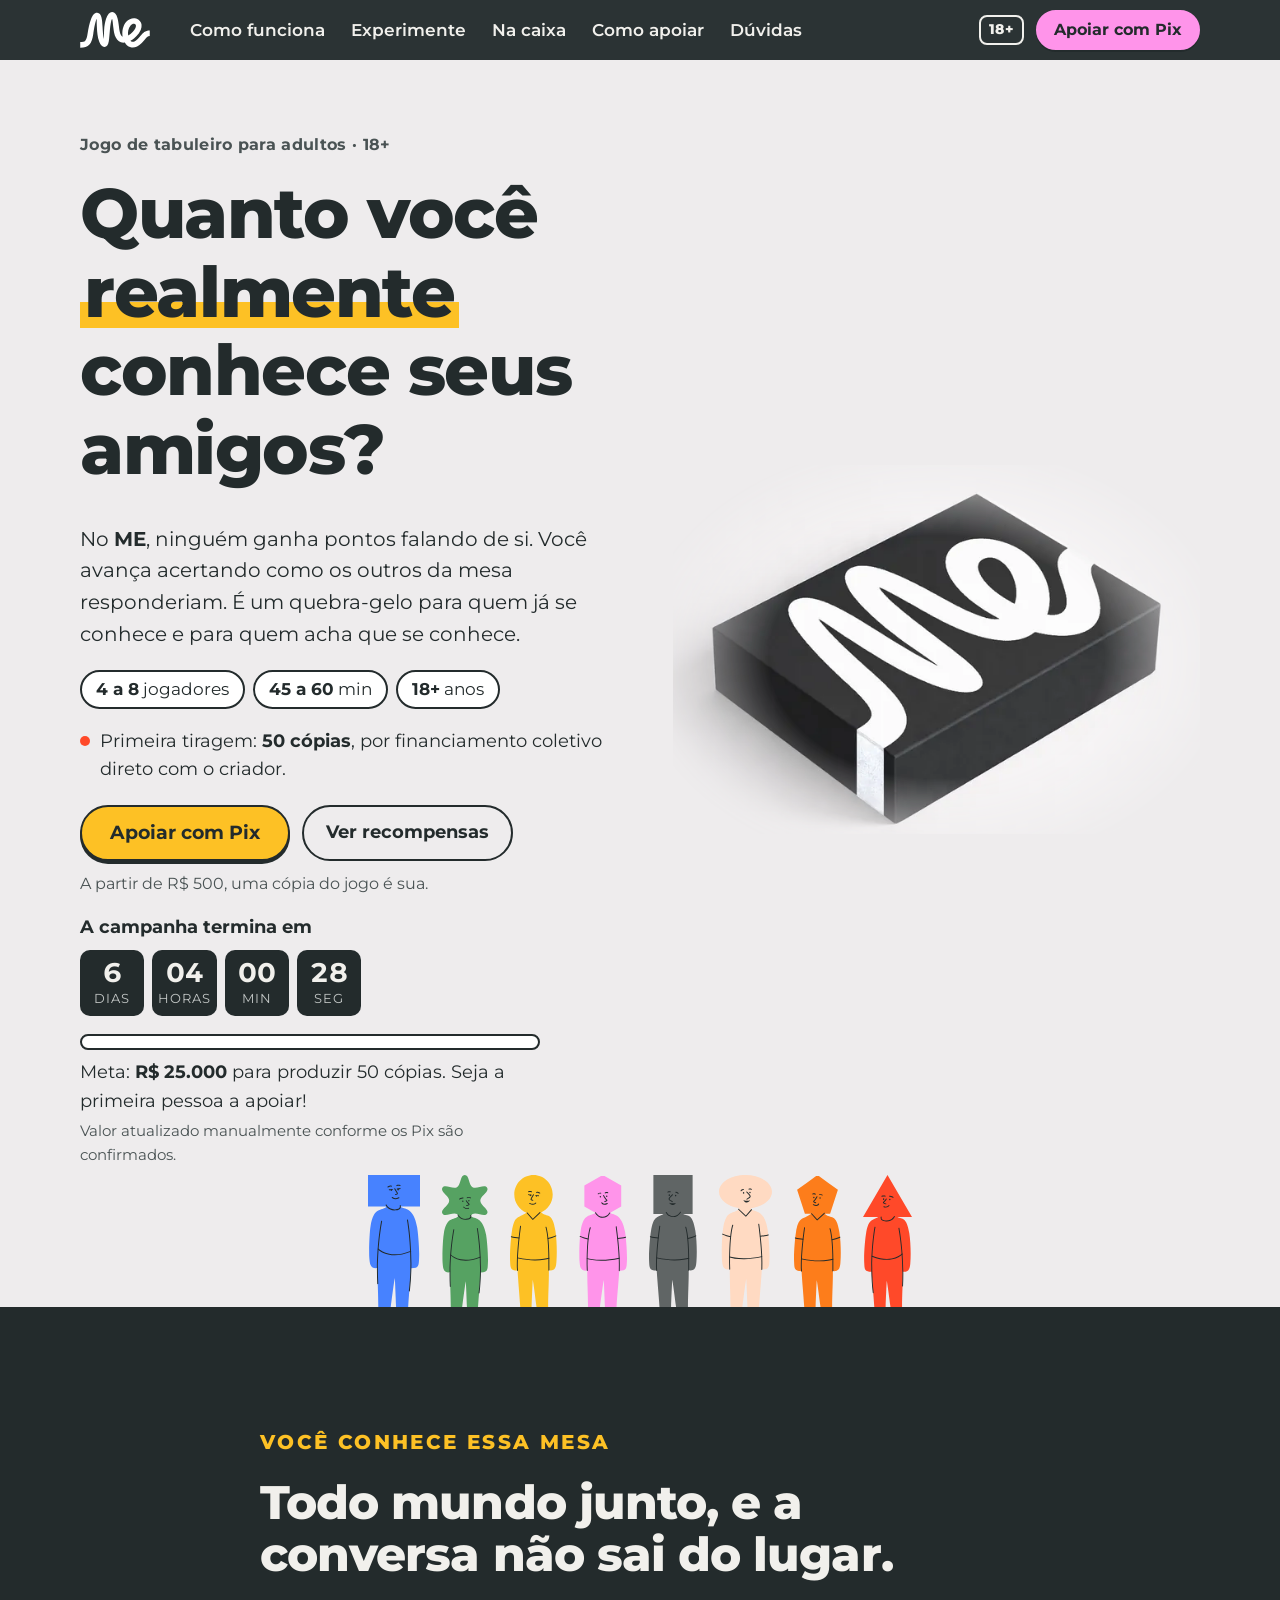
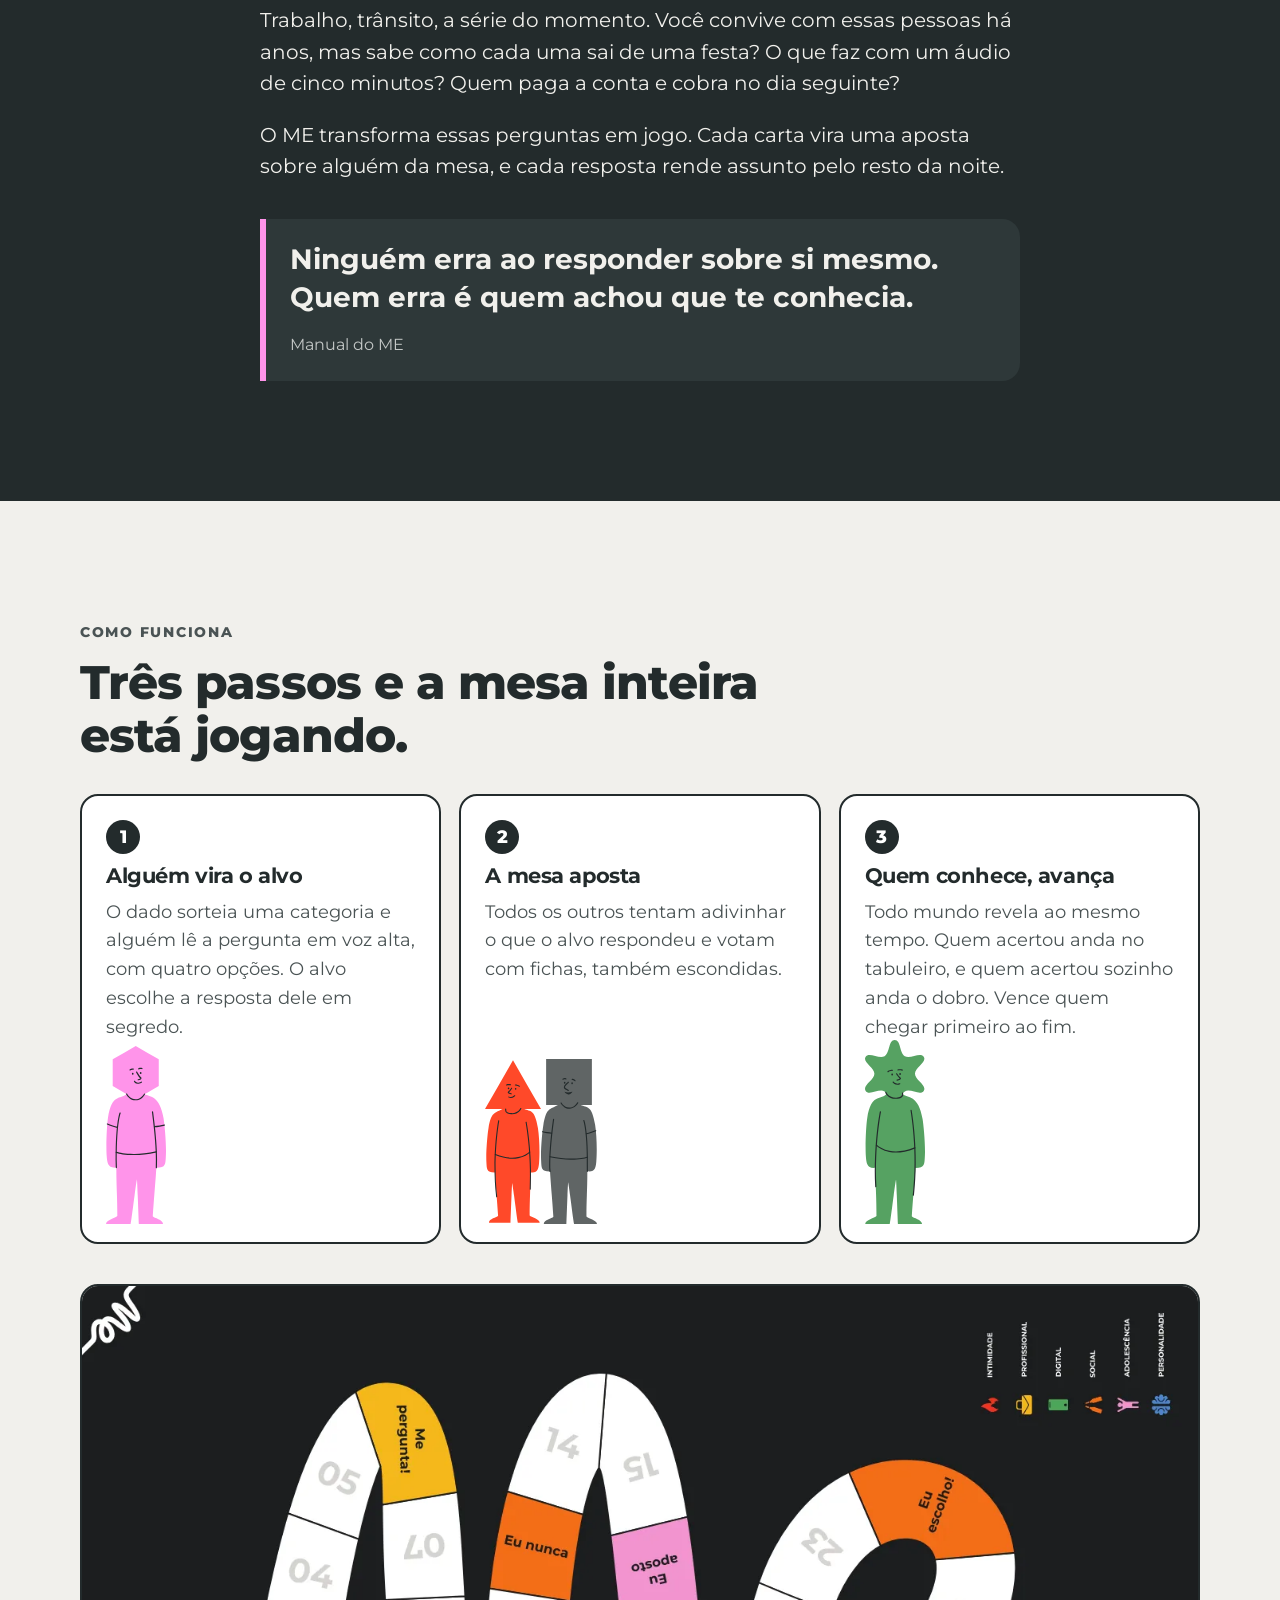
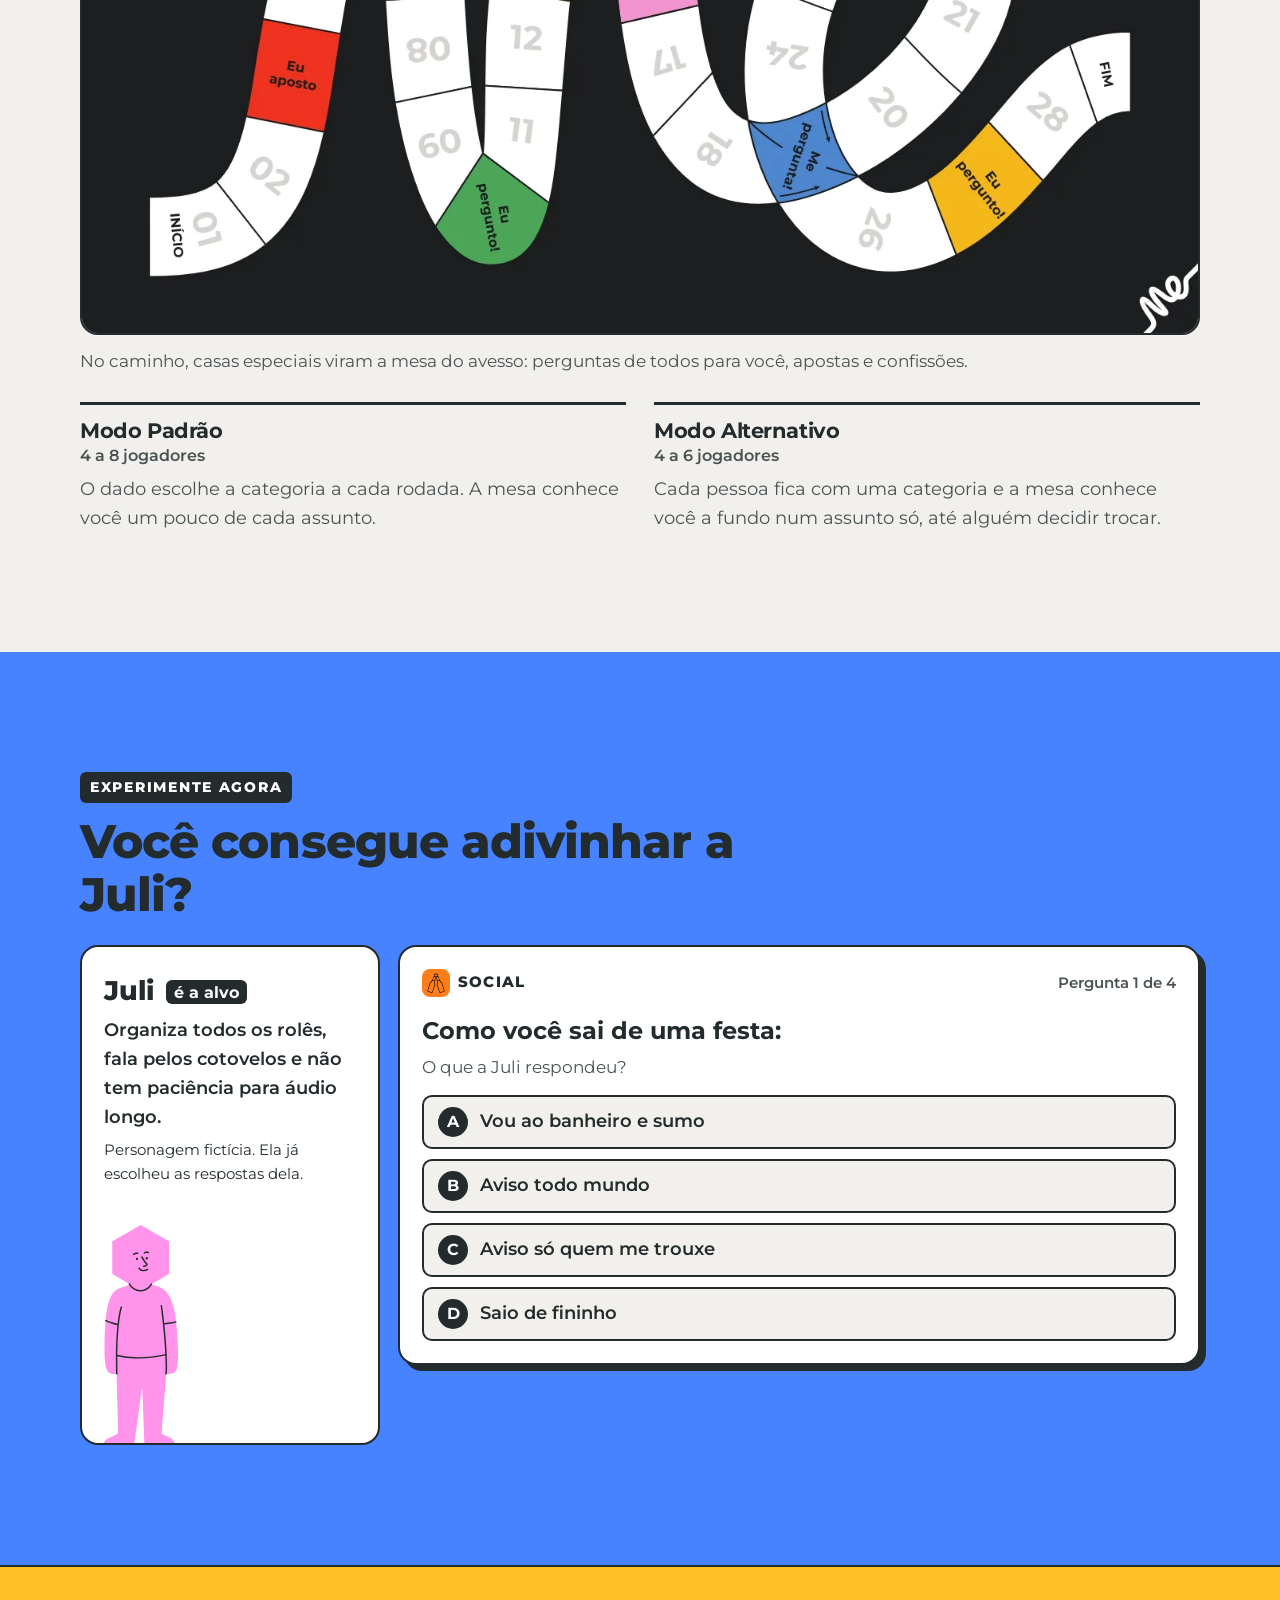
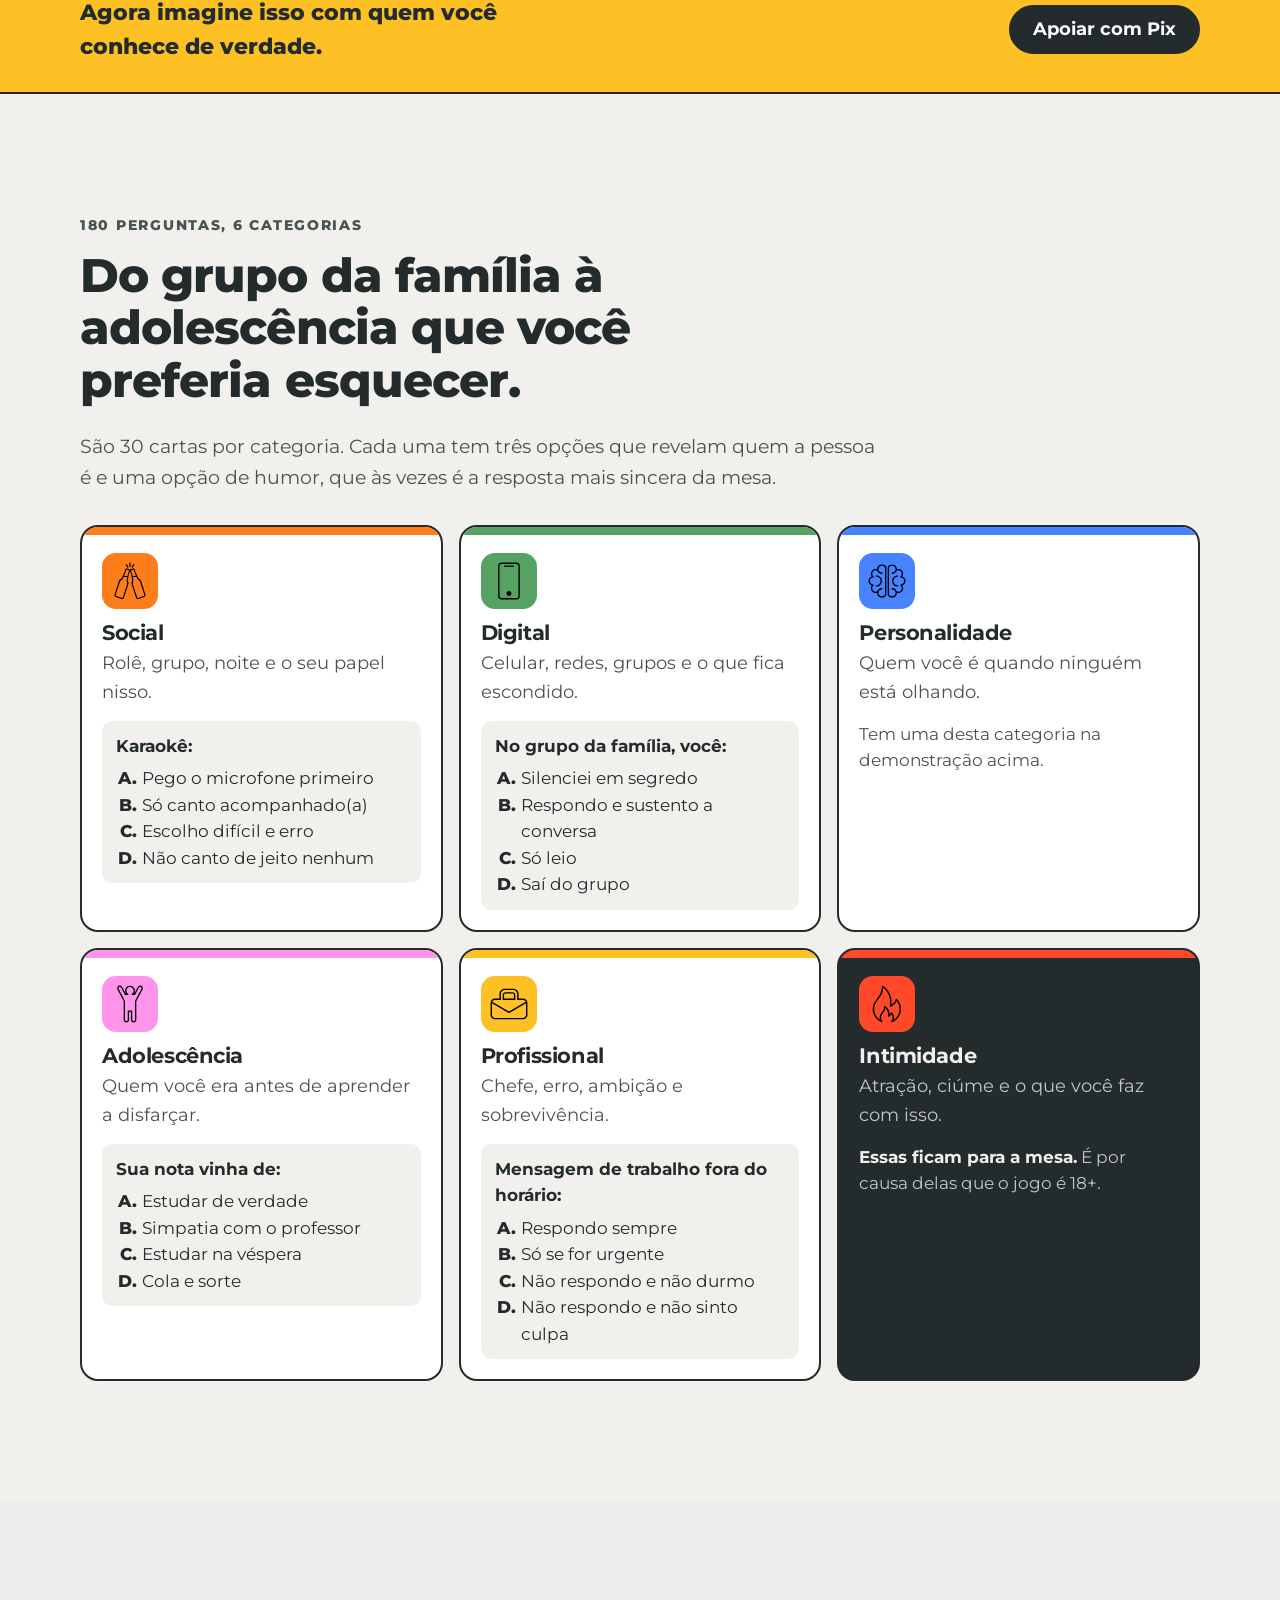
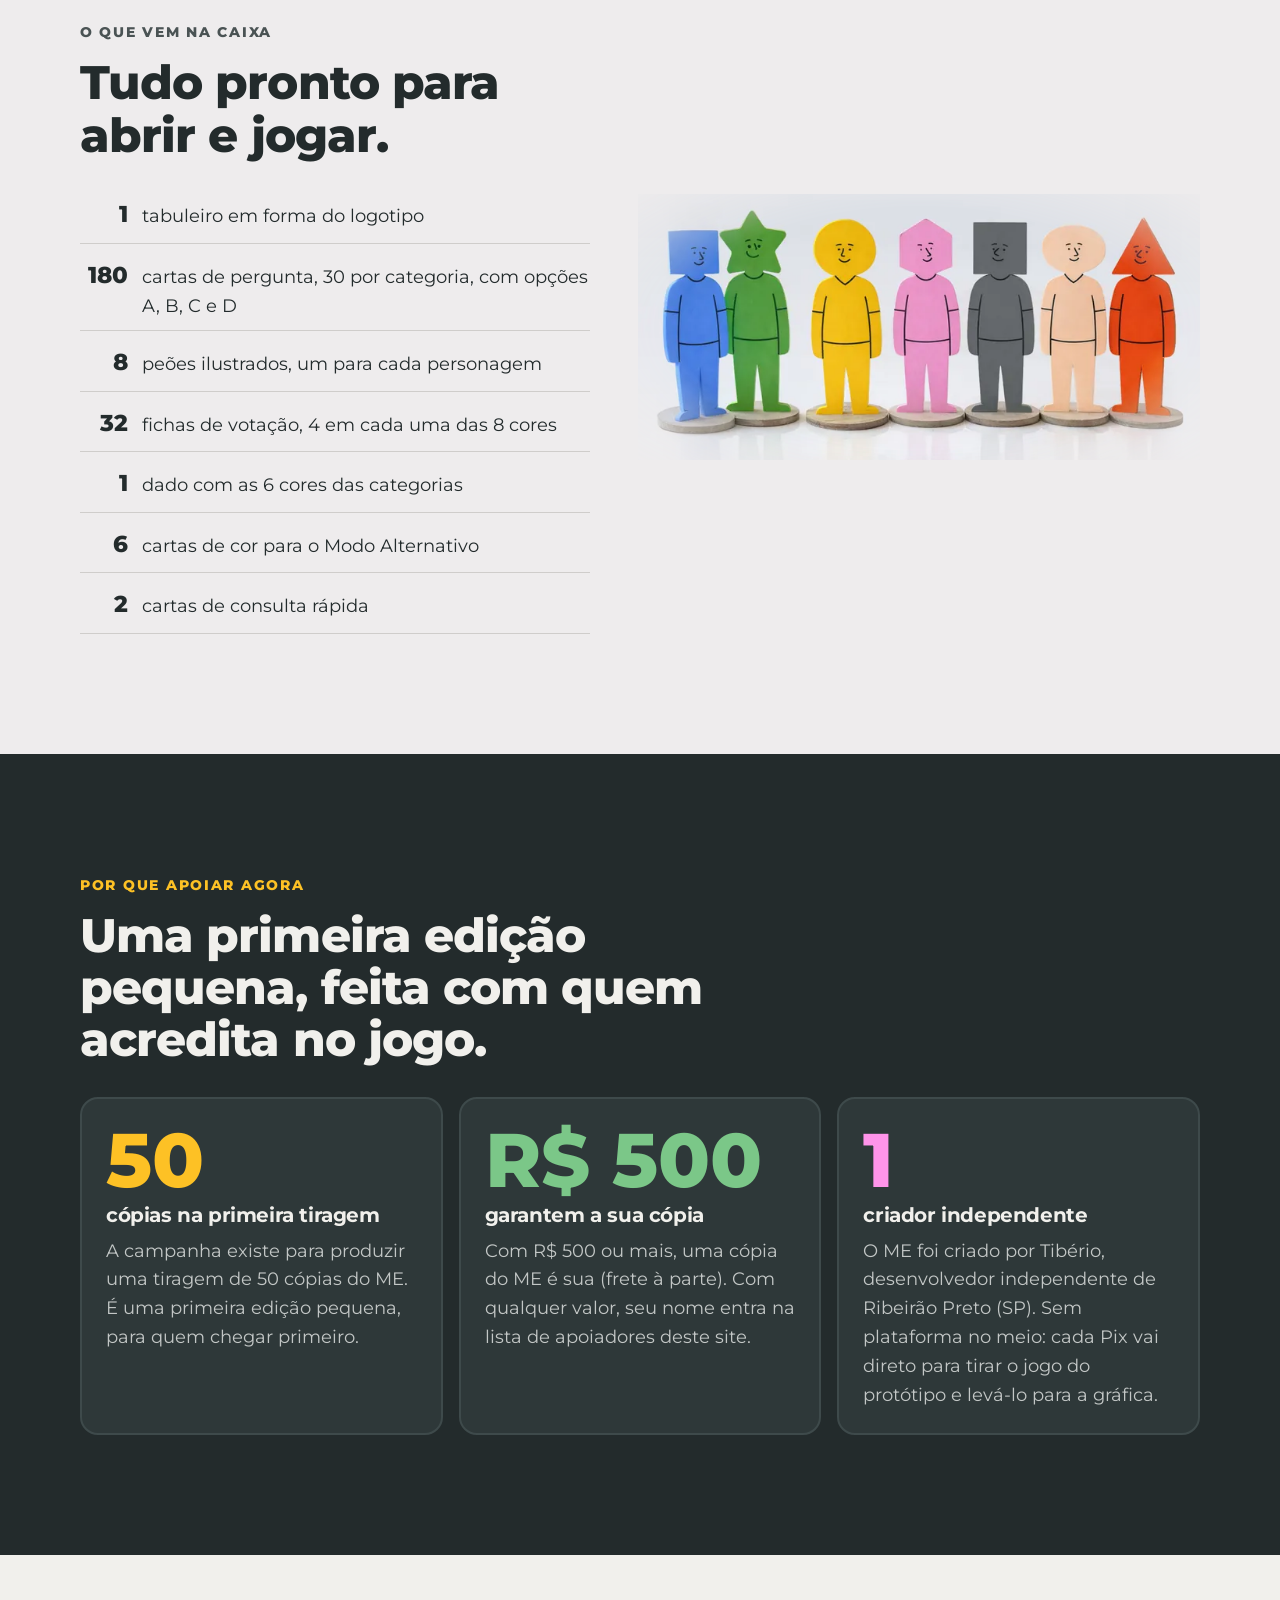
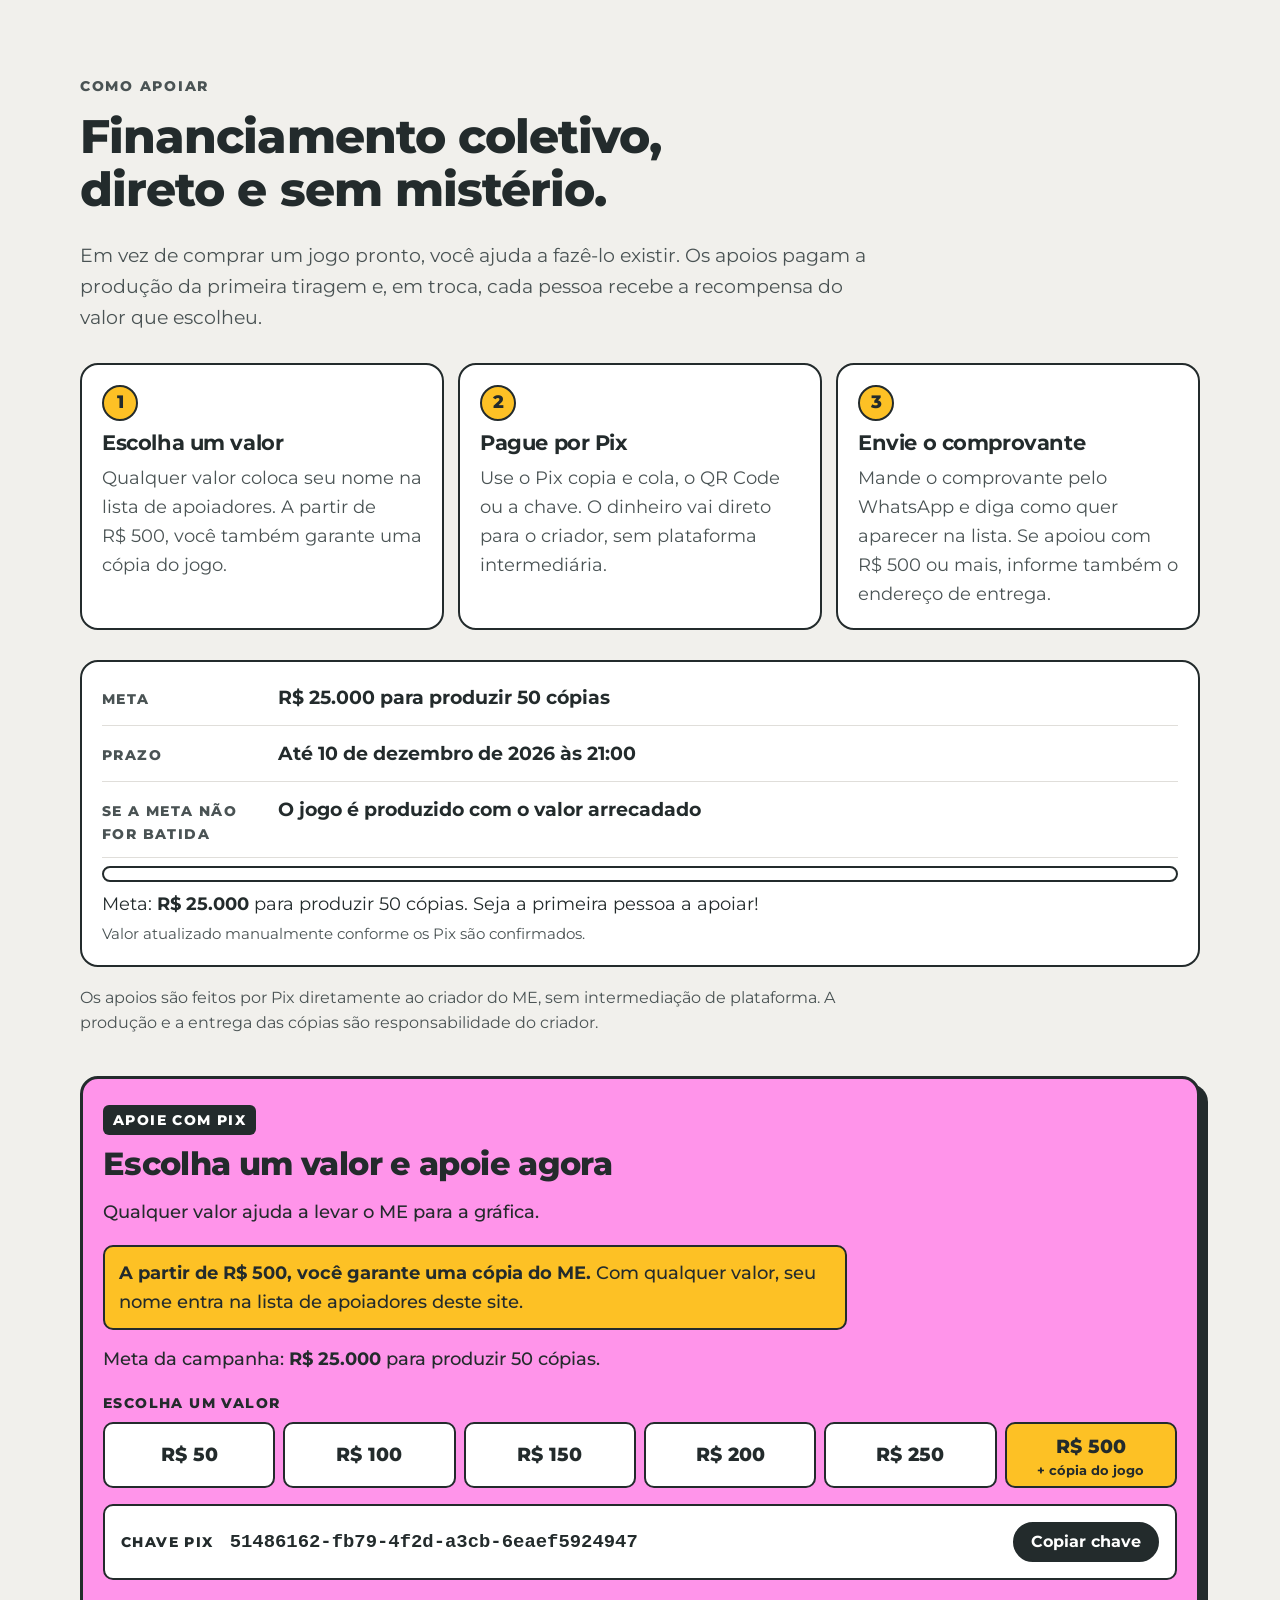
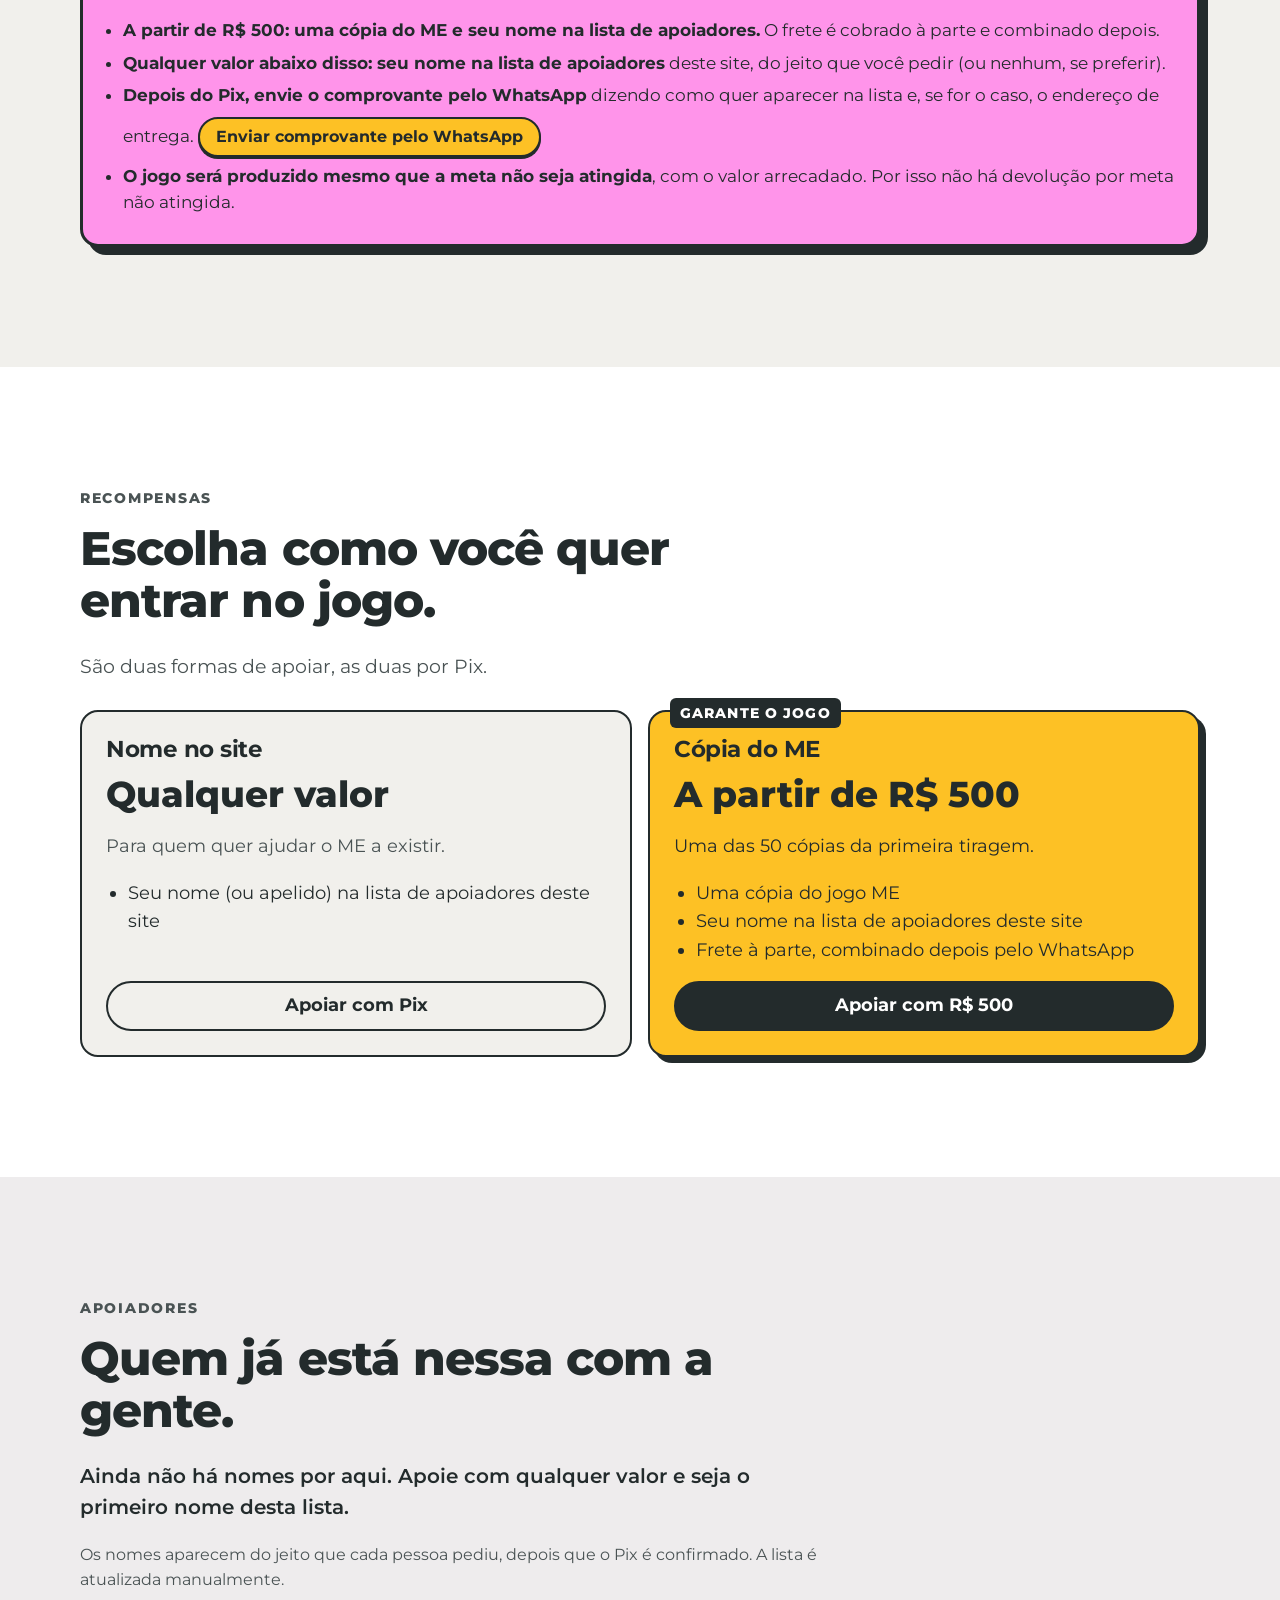
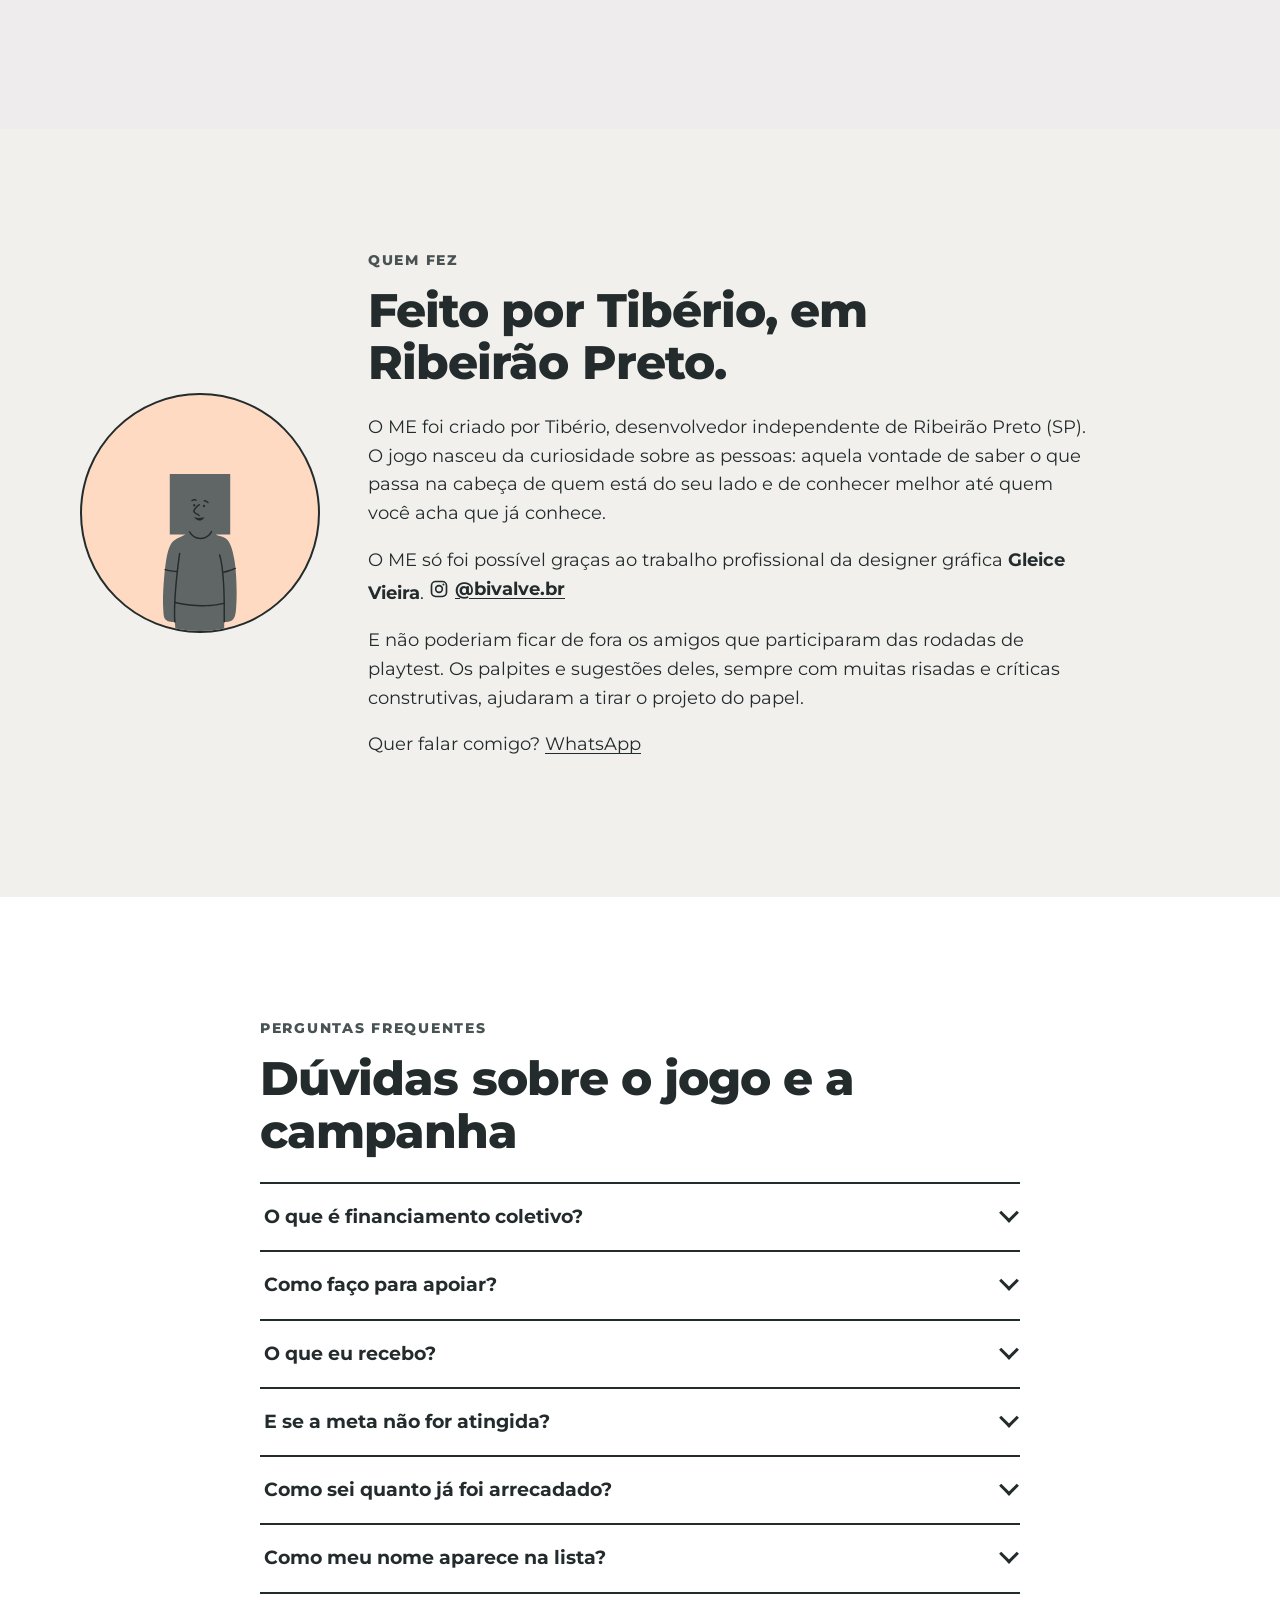
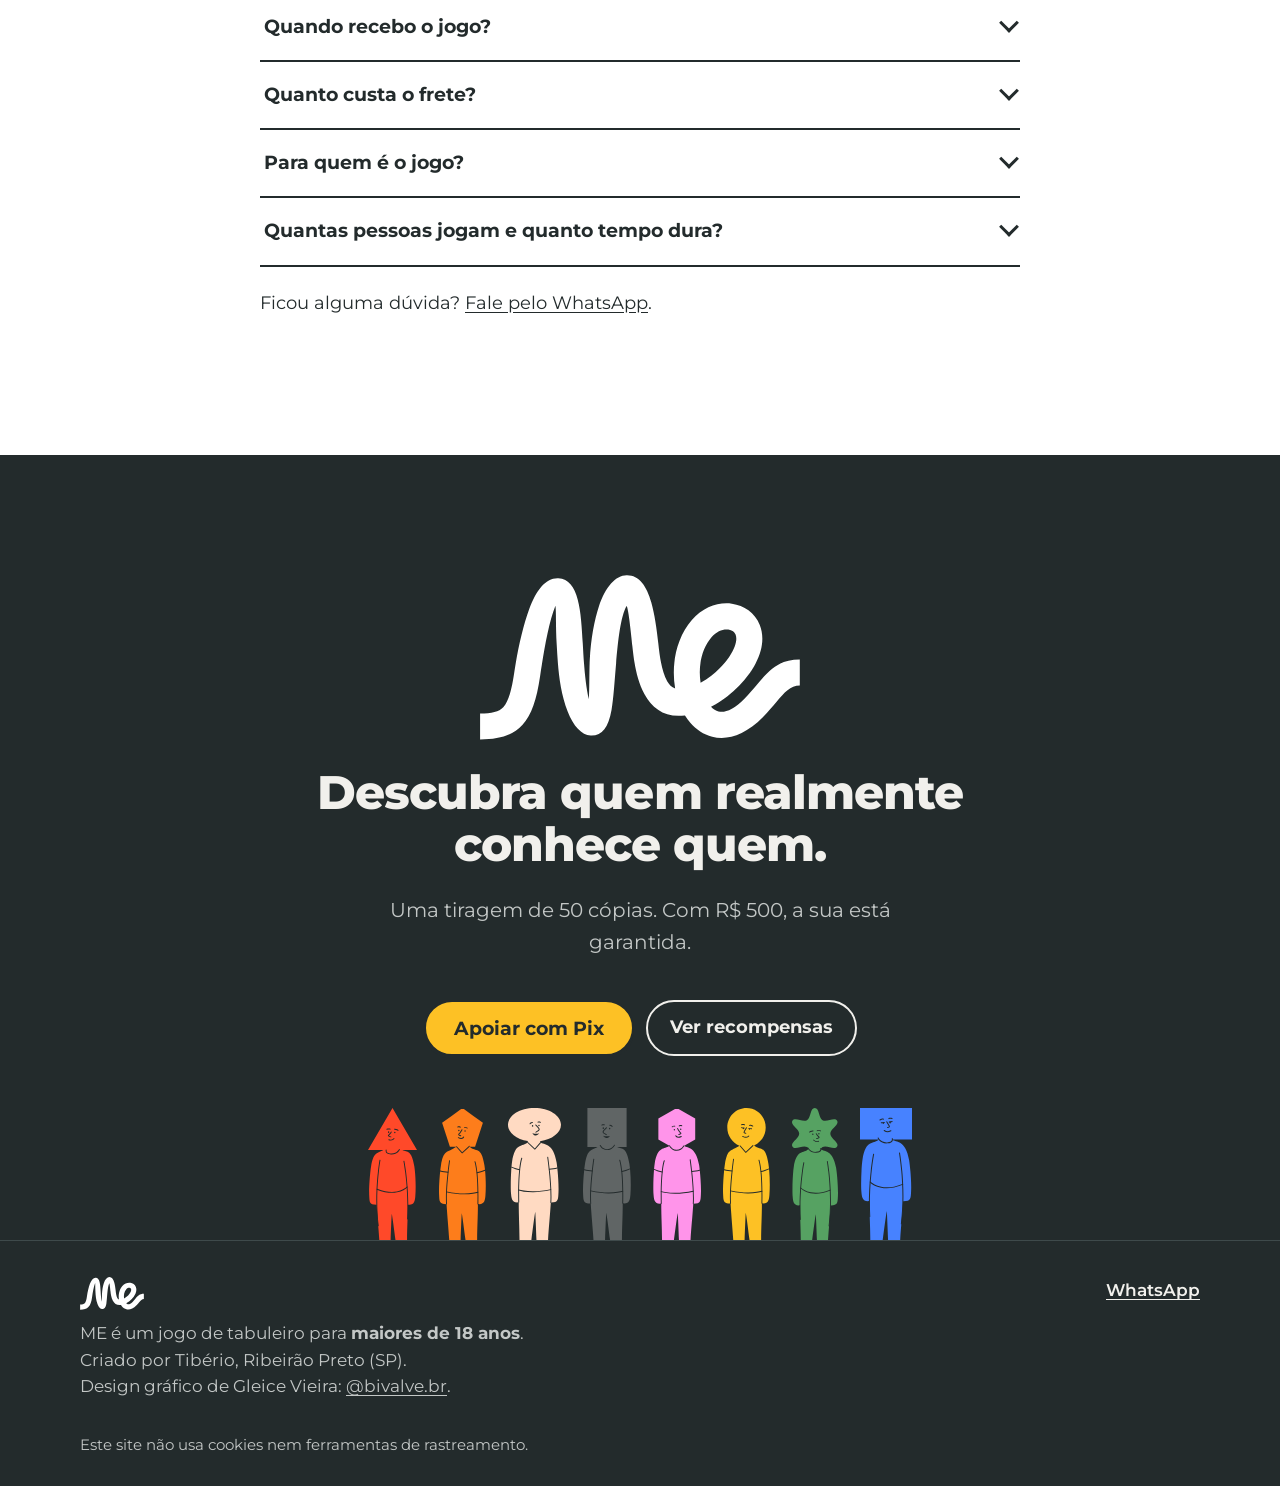
<file: site/index.html>
<!doctype html>
<html lang="pt-BR">
<head>
  <meta charset="utf-8">
  <meta name="viewport" content="width=device-width, initial-scale=1">
  <title>ME · Quanto você realmente conhece seus amigos? | Jogo de tabuleiro 18+</title>
  <meta name="description" content="ME é um party game para maiores de 18 anos: você avança acertando como seus amigos responderiam a perguntas sobre eles mesmos. De 4 a 8 jogadores. Primeira tiragem de 50 cópias, por financiamento coletivo com apoio via Pix.">
  <link rel="canonical" href="https://playme.app.br/">
  <meta name="theme-color" content="#232B2C">
  <meta name="color-scheme" content="light">

  <!-- Compartilhamento (não depende de dados da campanha) -->
  <meta property="og:type" content="website">
  <meta property="og:locale" content="pt_BR">
  <meta property="og:site_name" content="ME">
  <meta property="og:url" content="https://playme.app.br/">
  <meta property="og:title" content="ME · Quanto você realmente conhece seus amigos?">
  <meta property="og:description" content="Um jogo de tabuleiro para maiores de 18 anos em que você só avança se acertar como os outros responderiam. Primeira tiragem: 50 cópias.">
  <meta property="og:image" content="https://playme.app.br/assets/img/og-me.png">
  <meta property="og:image:width" content="1200">
  <meta property="og:image:height" content="630">
  <meta property="og:image:alt" content="Logo do jogo ME e seus oito personagens coloridos sobre fundo escuro">
  <meta name="twitter:card" content="summary_large_image">
  <meta name="twitter:title" content="ME · Quanto você realmente conhece seus amigos?">
  <meta name="twitter:description" content="Um jogo de tabuleiro para maiores de 18 anos em que você só avança se acertar como os outros responderiam. Primeira tiragem: 50 cópias.">
  <meta name="twitter:image" content="https://playme.app.br/assets/img/og-me.png">

  <link rel="icon" href="assets/img/favicon.svg" type="image/svg+xml">
  <link rel="apple-touch-icon" href="assets/img/apple-touch-icon.png">
  <link rel="preload" href="assets/fonts/montserrat-latin-var.woff2" as="font" type="font/woff2" crossorigin>
  <link rel="stylesheet" href="assets/css/style.css">
  <script>document.documentElement.classList.add("js");</script>
  <script src="assets/js/config.js" defer></script>
  <script src="assets/js/main.js" defer></script>
</head>
<body>
  <svg class="sprite" aria-hidden="true" focusable="false" xmlns="http://www.w3.org/2000/svg">
    <symbol id="logo-me" viewBox="0 46 1417 733"><path fill="currentColor" d="M 1101.7 411.3 L 1101.7 411.2 C 1102.0 410.7 1102.3 410.3 1102.6 409.9 L 1102.7 409.7 C 1103.0 409.3 1103.3 408.9 1103.6 408.5 L 1103.7 408.3 C 1104.0 407.9 1104.3 407.4 1104.6 407.0 C 1134.0 362.7 1139.7 330.2 1131.7 309.9 C 1129.3 304.0 1125.4 299.2 1120.4 295.5 C 1114.7 291.3 1107.6 288.6 1099.6 287.5 C 1076.5 284.3 1048.6 294.3 1025.9 320.7 C 979.3 374.9 965.9 453.7 976.8 522.8 C 993.4 513.7 1009.4 503.2 1024.3 491.8 C 1055.5 467.8 1082.0 439.8 1101.7 411.3 Z M 1023.0 629.1 C 1033.1 639.6 1044.3 647.0 1056.1 650.0 C 1084.5 657.1 1123.0 642.4 1171.1 593.8 C 1191.1 573.5 1208.4 552.9 1224.3 534.2 C 1279.9 468.4 1320.2 420.7 1416.1 420.4 L 1416.1 535.7 C 1374.1 535.9 1348.2 566.6 1312.5 608.9 C 1295.6 628.9 1277.1 650.8 1253.4 674.8 C 1172.1 757.1 1094.3 778.9 1028.1 762.2 C 990 752.6 957.4 730.6 931.2 700.2 C 922.7 690.3 914.8 679.4 907.6 667.7 C 819.6 679.4 764.1 637.4 727.9 572.6 C 692.9 510.2 681.7 427.5 674.6 360.1 C 672.9 344.5 657.3 186.8 649.0 183.6 C 603.6 261.6 601.4 535.9 582.4 643.7 C 568.5 722.3 539.7 759.1 490.0 757.0 C 450.2 755.4 413.0 715.5 388.2 650.7 C 351.5 554.6 345.2 456.4 339.7 355.2 C 334.9 266.9 337.8 205.9 334.0 181.8 C 301.3 261.3 278.8 408.7 265.9 495.3 C 250.7 598.1 228.8 664.8 188.5 709.0 C 144.1 757.6 85.8 774.2 0.4 774.1 L 0.4 658.8 C 51.8 658.8 84.1 651.8 103 631.2 C 125.8 606.2 139.7 558.0 151.5 478.6 C 165.8 382.0 189.5 274.2 218.0 196.7 C 248.5 113.3 291.1 57.7 346.6 60.1 C 439.5 64.1 447.4 209.7 455.1 349.3 C 459.2 424.5 464.9 523.8 481.8 595.7 C 484.9 561.1 483.5 471.6 486.0 423.2 C 490.9 328.1 506.5 245.3 526.7 184.4 C 555.2 98.6 600.3 47.6 649.6 46.9 C 704.2 46.0 738.2 94.6 758.6 167.3 C 772.8 217.7 782.6 283.7 789.5 348.3 C 795.4 404.4 804.4 472.4 828.8 516.1 C 837.1 530.9 848.4 542.4 864.1 548.1 C 846.7 447.0 866.9 328.5 938.1 245.6 C 988.8 186.5 1056.7 164.8 1115.4 173.0 C 1142.4 176.7 1167.5 186.7 1188.7 202.3 C 1210.6 218.4 1228.1 240.3 1238.9 267.4 C 1259.9 320.0 1254.2 390.6 1200.9 470.8 C 1200.5 471.4 1200.1 472.0 1199.7 472.6 L 1199.6 472.7 C 1199.3 473.3 1198.9 473.8 1198.5 474.4 L 1198.3 474.7 C 1197.9 475.3 1197.6 475.8 1197.2 476.3 L 1196.9 476.7 C 1196.6 477.2 1196.3 477.6 1196.0 478.1 L 1195.6 478.7 L 1194.8 479.8 L 1194.2 480.6 L 1193.5 481.6 L 1192.9 482.5 L 1192.8 482.5 L 1192.1 483.6 L 1191.4 484.6 L 1191.2 484.8 C 1165.6 520.1 1132.6 554.4 1094.4 583.6 C 1072.3 600.6 1048.3 616.0 1023.0 629.1"/></symbol>
    <symbol id="ic-social" viewBox="350.59 335.16 40.84 40.84"><path fill-rule="evenodd" d="M 385.62 370.37 L 381.07 356.25 C 380.35 354.81 379.21 354.68 378.5 353.70 C 378.28 353.40 377.85 352.39 377.67 351.98 L 377.44 351.45 L 373.94 351.45 L 374.31 353.07 C 374.40 353.51 374.64 354.57 374.64 354.95 C 374.64 356.16 373.78 356.93 374.05 358.52 L 378.62 372.63 C 378.72 372.77 379.31 372.51 379.51 372.45 L 382.15 371.58 L 384.79 370.74 C 385.00 370.67 385.63 370.54 385.62 370.37 Z M 371.01 336.65 C 371.36 336.65 371.64 336.94 371.64 337.28 L 371.64 340.87 C 371.64 341.23 371.36 341.51 371.01 341.51 C 370.66 341.51 370.37 341.23 370.37 340.87 L 370.37 337.28 C 370.37 336.94 370.66 336.65 371.01 336.65 Z M 375.09 338.41 C 374.79 338.24 374.40 338.34 374.22 338.64 L 372.75 341.14 C 372.57 341.44 372.67 341.83 372.98 342.01 C 373.28 342.18 373.67 342.08 373.85 341.78 L 375.32 339.28 C 375.5 338.98 375.39 338.59 375.09 338.41 Z M 366.92 338.41 C 367.23 338.24 367.62 338.34 367.80 338.64 L 369.26 341.14 C 369.44 341.44 369.34 341.83 369.04 342.01 C 368.74 342.18 368.35 342.08 368.17 341.78 L 366.70 339.28 C 366.52 338.98 366.62 338.59 366.92 338.41 Z M 356.40 370.37 L 360.95 356.25 C 361.66 354.81 362.81 354.68 363.52 353.70 C 363.74 353.40 364.16 352.39 364.35 351.98 L 364.57 351.45 L 368.08 351.45 L 367.71 353.07 C 367.62 353.51 367.37 354.57 367.37 354.95 C 367.37 356.16 368.23 356.93 367.97 358.52 L 363.39 372.63 C 363.30 372.77 362.71 372.51 362.51 372.45 L 359.87 371.58 L 357.23 370.74 C 357.02 370.67 356.39 370.54 356.40 370.37 Z M 365.11 350.18 L 367.05 345.57 C 367.08 344.60 367.27 344.54 367.57 344.01 L 368.67 344.35 L 369.76 344.72 C 369.69 345.32 369.82 345.49 369.27 346.29 L 368.37 350.18 Z M 369.07 343.11 C 368.67 342.98 368.27 342.84 367.82 342.71 C 367.09 342.49 366.71 342.77 366.44 343.38 C 366.29 343.71 365.73 344.71 365.73 344.98 C 365.69 345.98 365.83 345.69 365.56 346.26 C 364.75 348.04 363.86 349.83 363.09 351.61 C 362.33 353.37 362.62 352.81 360.99 353.85 C 359.81 354.62 359.84 355.24 359.37 356.68 L 355.58 368.44 C 355.21 369.57 354.37 371.21 356.32 371.82 L 359.46 372.84 L 362.61 373.86 C 364.55 374.5 364.82 372.68 365.18 371.55 L 369 359.80 C 369.46 358.35 369.85 357.87 369.33 356.55 C 368.62 354.75 368.53 355.37 368.94 353.51 C 369.36 351.60 369.69 349.64 370.07 347.73 C 370.19 347.09 370.13 347.42 370.69 346.58 C 370.82 346.40 370.93 345.57 371.01 345.10 C 371.08 345.57 371.20 346.40 371.32 346.58 C 371.89 347.42 371.83 347.09 371.95 347.73 C 372.32 349.64 372.66 351.60 373.07 353.51 C 373.48 355.37 373.39 354.75 372.69 356.55 C 372.17 357.87 372.56 358.35 373.02 359.80 L 376.83 371.55 C 377.20 372.68 377.47 374.5 379.41 373.86 L 382.55 372.84 L 385.70 371.82 C 387.65 371.21 386.80 369.57 386.44 368.44 L 382.65 356.68 C 382.18 355.24 382.21 354.62 381.03 353.85 C 379.40 352.81 379.69 353.37 378.93 351.61 C 378.16 349.83 377.27 348.04 376.46 346.26 C 376.18 345.69 376.33 345.98 376.29 344.98 C 376.28 344.71 375.73 343.71 375.58 343.38 C 375.31 342.77 374.93 342.49 374.20 342.71 C 373.75 342.84 373.35 342.98 372.94 343.11 C 372.55 343.24 372.14 343.37 371.69 343.52 C 371.33 343.64 371.12 343.82 371.01 344.04 C 370.90 343.82 370.69 343.64 370.33 343.52 C 369.88 343.37 369.47 343.24 369.07 343.11 Z M 376.91 350.18 L 374.97 345.57 C 374.94 344.60 374.75 344.54 374.45 344.01 L 373.35 344.35 L 372.25 344.72 C 372.32 345.32 372.20 345.49 372.75 346.29 L 373.64 350.18 Z M 376.91 350.18 "/><path fill-rule="evenodd" class="in" style="fill:var(--cat,#fff)" d="M 372.75 346.29 L 373.64 350.18 L 376.91 350.18 L 374.97 345.57 C 374.94 344.60 374.75 344.54 374.45 344.01 L 373.35 344.35 L 372.25 344.72 C 372.32 345.32 372.20 345.49 372.75 346.29 Z M 367.05 345.57 L 365.11 350.18 L 368.37 350.18 L 369.27 346.29 C 369.82 345.49 369.69 345.32 369.76 344.72 L 368.67 344.35 L 367.57 344.01 C 367.27 344.54 367.08 344.60 367.05 345.57 Z M 360.95 356.25 L 356.40 370.37 C 356.39 370.54 357.02 370.67 357.23 370.74 L 359.87 371.58 L 362.51 372.45 C 362.71 372.51 363.30 372.77 363.39 372.63 L 367.97 358.52 C 368.23 356.93 367.37 356.16 367.37 354.95 C 367.37 354.57 367.62 353.51 367.71 353.07 L 368.08 351.45 L 364.57 351.45 L 364.35 351.98 C 364.16 352.39 363.74 353.40 363.52 353.70 C 362.81 354.68 361.66 354.81 360.95 356.25 Z M 374.05 358.52 L 378.62 372.63 C 378.72 372.77 379.31 372.51 379.51 372.45 L 382.15 371.58 L 384.79 370.74 C 385.00 370.67 385.63 370.54 385.62 370.37 L 381.07 356.25 C 380.35 354.81 379.21 354.68 378.5 353.70 C 378.28 353.40 377.85 352.39 377.67 351.98 L 377.44 351.45 L 373.94 351.45 L 374.31 353.07 C 374.40 353.51 374.64 354.57 374.64 354.95 C 374.64 356.16 373.78 356.93 374.05 358.52 "/></symbol>
    <symbol id="ic-digital" viewBox="346.37 337.35 38.16 38.16"><path fill-rule="evenodd" class="in" style="fill:var(--cat,#fff)" d="M 358.16 339.51 L 372.73 339.51 C 374.05 339.51 375.13 340.59 375.13 341.92 L 375.13 370.94 C 375.13 372.26 374.05 373.35 372.73 373.35 L 358.16 373.35 C 356.83 373.35 355.75 372.26 355.75 370.94 L 355.75 341.92 C 355.75 340.59 356.83 339.51 358.16 339.51 "/><path d="M 358.16 338.85 L 372.73 338.85 C 373.57 338.85 374.33 339.19 374.89 339.75 L 374.89 339.75 C 375.45 340.31 375.80 341.08 375.80 341.92 L 375.80 370.94 C 375.80 371.78 375.45 372.55 374.89 373.10 L 374.89 373.11 C 374.33 373.66 373.57 374.01 372.73 374.01 L 358.16 374.01 C 357.31 374.01 356.55 373.66 355.99 373.11 L 355.98 373.10 C 355.43 372.55 355.08 371.78 355.08 370.94 L 355.08 341.92 C 355.08 341.08 355.43 340.31 355.98 339.75 L 355.99 339.75 C 356.55 339.19 357.31 338.85 358.16 338.85 Z M 361.30 342.92 C 360.94 342.92 360.64 342.62 360.64 342.26 C 360.64 341.89 360.94 341.60 361.30 341.60 L 369.57 341.60 C 369.94 341.60 370.23 341.89 370.23 342.26 C 370.23 342.62 369.94 342.92 369.57 342.92 Z M 365.44 366.02 C 366.72 366.02 367.75 367.05 367.75 368.33 C 367.75 369.61 366.72 370.65 365.44 370.65 C 364.16 370.65 363.12 369.61 363.12 368.33 C 363.12 367.05 364.16 366.02 365.44 366.02 Z M 372.73 340.17 L 358.16 340.17 C 357.67 340.17 357.24 340.37 356.92 340.68 L 356.92 340.69 C 356.60 341.00 356.41 341.44 356.41 341.92 L 356.41 370.94 C 356.41 371.42 356.60 371.85 356.92 372.17 L 356.92 372.17 C 357.24 372.49 357.67 372.68 358.16 372.68 L 372.73 372.68 C 373.21 372.68 373.64 372.49 373.96 372.17 L 373.96 372.17 C 374.28 371.85 374.47 371.42 374.47 370.94 L 374.47 341.92 C 374.47 341.44 374.28 341.00 373.96 340.69 L 373.96 340.68 C 373.64 340.37 373.21 340.17 372.73 340.17 "/></symbol>
    <symbol id="ic-personalidade" viewBox="348.16 336.26 40.34 40.34"><path fill-rule="evenodd" class="in" style="fill:var(--cat,#fff)" d="M 359.15 345.67 C 358.53 343.54 359.71 341.29 361.83 340.60 C 363.99 339.90 367.01 340.97 367.01 343.24 L 367.01 369.61 C 367.01 371.89 363.99 372.96 361.83 372.25 C 359.71 371.57 358.53 369.32 359.15 367.19 C 357.32 368.44 354.82 368.01 353.51 366.21 C 352.20 364.41 352.57 361.89 354.32 360.54 C 352.11 360.47 350.33 358.66 350.33 356.43 C 350.33 354.20 352.11 352.38 354.32 352.32 C 352.57 350.96 352.20 348.45 353.51 346.65 C 354.82 344.84 357.32 344.42 359.15 345.67 Z M 377.51 345.67 C 378.14 343.54 376.96 341.29 374.83 340.60 C 372.67 339.90 369.66 340.97 369.66 343.24 L 369.66 369.61 C 369.66 371.89 372.67 372.96 374.83 372.25 C 376.96 371.57 378.14 369.32 377.51 367.19 C 379.34 368.44 381.84 368.01 383.15 366.21 C 384.46 364.41 384.10 361.89 382.34 360.54 C 384.55 360.47 386.33 358.66 386.33 356.43 C 386.33 354.20 384.55 352.38 382.34 352.32 C 384.10 350.96 384.46 348.45 383.15 346.65 C 381.84 344.84 379.34 344.42 377.51 345.67 "/><path d="M 358.32 344.40 L 358.32 344.37 L 358.32 344.22 L 358.32 344.18 C 358.40 343.06 358.86 342.05 359.58 341.27 L 359.59 341.25 L 359.64 341.21 L 359.66 341.18 L 359.67 341.17 L 359.70 341.14 L 359.72 341.12 C 360.02 340.82 360.37 340.56 360.75 340.34 L 360.90 340.26 L 360.91 340.26 L 360.95 340.24 L 360.96 340.23 L 361.01 340.21 L 361.05 340.19 L 361.06 340.18 C 361.49 339.98 361.95 339.84 362.44 339.77 L 362.44 339.77 L 362.46 339.77 C 362.71 339.73 362.97 339.71 363.23 339.71 C 364.13 339.71 365.05 339.94 365.82 340.35 C 366.62 340.79 367.26 341.45 367.53 342.30 C 367.63 342.60 367.68 342.91 367.68 343.24 L 367.68 369.61 C 367.68 369.94 367.63 370.26 367.53 370.56 C 367.26 371.41 366.62 372.07 365.82 372.51 C 365.05 372.92 364.13 373.14 363.23 373.14 C 363.02 373.14 362.82 373.13 362.62 373.11 L 362.61 373.10 L 362.59 373.10 C 361.47 372.99 360.47 372.48 359.71 371.73 C 358.88 370.89 358.35 369.75 358.32 368.49 L 358.32 368.47 L 358.31 368.35 L 358.31 368.34 C 357.57 368.58 356.78 368.64 356.02 368.51 C 354.84 368.30 353.73 367.65 352.97 366.60 C 352.21 365.56 351.93 364.30 352.10 363.12 C 352.21 362.35 352.50 361.62 352.96 360.98 C 352.21 360.73 351.55 360.31 351.01 359.76 C 350.17 358.90 349.66 357.72 349.66 356.43 C 349.66 355.14 350.17 353.96 351.01 353.10 C 351.55 352.55 352.21 352.12 352.96 351.88 C 352.50 351.24 352.21 350.50 352.10 349.74 C 351.93 348.55 352.21 347.30 352.97 346.25 C 353.73 345.20 354.84 344.55 356.02 344.35 C 356.78 344.22 357.57 344.27 358.31 344.51 L 358.31 344.51 Z M 373.44 371.79 C 373.48 371.79 373.52 371.78 373.57 371.78 C 373.71 371.78 373.85 371.78 373.99 371.76 L 374.01 371.76 L 374.03 371.75 L 374.07 371.75 L 374.09 371.75 L 374.10 371.74 C 374.28 371.71 374.46 371.67 374.63 371.62 C 374.75 371.57 374.87 371.53 374.99 371.48 L 375.03 371.46 L 375.05 371.44 L 375.07 371.44 L 375.09 371.42 L 375.10 371.42 L 375.13 371.41 L 375.14 371.40 L 375.17 371.39 L 375.18 371.38 L 375.22 371.36 L 375.24 371.35 L 375.25 371.34 L 375.29 371.32 L 375.31 371.31 C 375.56 371.16 375.79 370.98 376 370.78 C 376.16 370.61 376.31 370.43 376.44 370.23 L 376.44 370.23 L 376.50 370.13 L 376.51 370.13 L 376.58 369.99 L 376.59 369.98 L 376.60 369.95 L 376.61 369.95 L 376.62 369.91 L 376.62 369.91 L 376.64 369.88 L 376.64 369.87 L 376.68 369.80 L 376.68 369.80 L 376.69 369.77 L 376.70 369.76 L 376.71 369.73 L 376.71 369.72 L 376.73 369.69 L 376.73 369.68 L 376.75 369.66 L 376.76 369.62 L 376.76 369.60 L 376.77 369.58 L 376.78 369.57 L 376.79 369.54 L 376.79 369.53 L 376.82 369.45 L 376.83 369.43 L 376.83 369.41 L 376.84 369.39 L 376.85 369.37 L 376.85 369.35 L 376.86 369.33 L 376.87 369.31 L 376.87 369.29 C 376.96 368.99 377.00 368.67 377.00 368.35 C 377.00 367.40 376.62 366.54 376 365.91 L 375.96 365.88 C 375.35 365.28 374.50 364.91 373.57 364.91 C 373.19 364.91 372.89 364.60 372.89 364.23 C 372.89 363.86 373.19 363.56 373.57 363.56 C 374.86 363.56 376.04 364.08 376.91 364.92 L 376.95 364.96 C 377.45 365.46 377.84 366.07 378.08 366.75 C 378.80 367.18 379.63 367.32 380.42 367.18 C 381.26 367.03 382.06 366.57 382.61 365.82 C 383.16 365.07 383.35 364.16 383.23 363.30 C 383.11 362.45 382.66 361.64 381.93 361.07 C 381.64 360.84 381.58 360.42 381.81 360.13 C 381.94 359.96 382.14 359.87 382.34 359.87 C 383.26 359.83 384.09 359.44 384.69 358.82 C 385.29 358.21 385.66 357.36 385.66 356.43 C 385.66 355.5 385.29 354.65 384.69 354.03 C 384.08 353.41 383.25 353.02 382.32 352.99 C 381.95 352.98 381.66 352.67 381.67 352.30 C 381.67 352.09 381.78 351.91 381.93 351.79 C 382.66 351.22 383.11 350.41 383.23 349.55 C 383.35 348.69 383.16 347.79 382.61 347.04 C 382.06 346.29 381.26 345.82 380.42 345.68 C 379.63 345.54 378.80 345.67 378.08 346.10 C 377.84 346.78 377.45 347.40 376.95 347.90 C 376.08 348.76 374.89 349.30 373.57 349.30 C 373.19 349.30 372.89 349 372.89 348.62 C 372.89 348.25 373.19 347.95 373.57 347.95 C 374.51 347.95 375.37 347.57 376 346.94 C 376.62 346.32 377.00 345.46 377.00 344.51 C 377.00 343.56 376.62 342.70 376 342.08 L 375.96 342.05 L 375.91 341.99 L 375.89 341.98 L 375.87 341.96 L 375.85 341.94 L 375.76 341.87 L 375.75 341.86 L 375.72 341.83 L 375.70 341.82 L 375.69 341.81 L 375.67 341.79 L 375.66 341.78 L 375.64 341.76 L 375.62 341.76 L 375.60 341.74 L 375.57 341.72 L 375.56 341.71 L 375.53 341.69 L 375.53 341.69 L 375.50 341.67 L 375.5 341.66 L 375.47 341.65 L 375.46 341.64 L 375.43 341.62 L 375.42 341.62 L 375.40 341.60 L 375.39 341.60 L 375.36 341.58 L 375.36 341.58 L 375.33 341.56 L 375.32 341.55 L 375.22 341.5 L 375.21 341.5 L 375.11 341.44 L 375.10 341.44 L 375.07 341.42 L 375.07 341.42 L 375.03 341.40 L 375 341.39 L 374.99 341.38 L 374.92 341.35 L 374.91 341.35 C 374.86 341.32 374.80 341.30 374.75 341.28 L 374.71 341.27 L 374.67 341.26 L 374.65 341.25 L 374.63 341.24 L 374.61 341.24 L 374.61 341.24 L 374.59 341.23 L 374.57 341.23 L 374.57 341.22 L 374.56 341.22 L 374.54 341.21 L 374.53 341.21 L 374.52 341.21 L 374.50 341.20 L 374.49 341.20 L 374.49 341.20 L 374.47 341.19 L 374.45 341.19 L 374.43 341.18 L 374.41 341.18 L 374.41 341.18 L 374.40 341.17 L 374.38 341.17 L 374.37 341.17 L 374.36 341.17 L 374.33 341.16 L 374.32 341.16 L 374.31 341.16 L 374.25 341.14 L 374.25 341.14 L 374.23 341.14 L 374.21 341.14 L 374.21 341.13 C 374.00 341.09 373.78 341.07 373.57 341.07 C 373.52 341.07 373.48 341.07 373.44 341.06 L 373.43 341.06 C 372.74 341.06 372.05 341.23 371.49 341.53 C 370.97 341.81 370.57 342.21 370.41 342.71 C 370.35 342.87 370.33 343.05 370.33 343.24 L 370.33 369.61 C 370.33 369.81 370.35 369.98 370.41 370.14 C 370.57 370.64 370.97 371.05 371.49 371.33 C 372.05 371.63 372.74 371.79 373.43 371.79 Z M 378.35 368.34 L 378.35 368.35 L 378.35 368.47 L 378.35 368.49 C 378.31 369.75 377.78 370.89 376.95 371.73 C 376.19 372.48 375.19 372.99 374.07 373.10 L 374.05 373.10 L 374.05 373.11 C 373.84 373.13 373.64 373.14 373.43 373.14 C 372.53 373.14 371.61 372.92 370.85 372.51 C 370.04 372.07 369.41 371.41 369.13 370.56 C 369.03 370.26 368.98 369.94 368.98 369.61 L 368.98 343.24 C 368.98 342.91 369.03 342.60 369.13 342.30 C 369.41 341.45 370.04 340.79 370.85 340.35 C 371.61 339.94 372.53 339.71 373.43 339.71 C 373.69 339.71 373.95 339.73 374.20 339.77 L 374.22 339.77 L 374.23 339.77 L 374.25 339.78 C 374.73 339.85 375.18 339.98 375.60 340.18 L 375.61 340.19 L 375.65 340.21 L 375.71 340.23 L 375.71 340.24 L 375.76 340.26 L 375.76 340.26 L 375.91 340.34 C 376.30 340.56 376.64 340.82 376.94 341.12 L 376.96 341.14 L 376.99 341.17 L 377.00 341.18 L 377.03 341.21 L 377.07 341.25 L 377.08 341.27 C 377.80 342.05 378.26 343.06 378.34 344.18 L 378.34 344.22 L 378.35 344.37 L 378.35 344.40 L 378.35 344.51 L 378.35 344.51 C 379.10 344.27 379.89 344.22 380.64 344.35 C 381.82 344.55 382.93 345.20 383.69 346.25 C 384.46 347.30 384.73 348.55 384.56 349.74 C 384.46 350.50 384.16 351.24 383.70 351.88 C 384.45 352.12 385.12 352.55 385.65 353.10 C 386.49 353.96 387.00 355.14 387.00 356.43 C 387.00 357.72 386.49 358.90 385.65 359.76 C 385.12 360.31 384.45 360.73 383.70 360.98 C 384.16 361.62 384.46 362.35 384.56 363.12 C 384.73 364.30 384.46 365.56 383.69 366.60 C 382.93 367.65 381.82 368.30 380.64 368.51 C 379.89 368.64 379.10 368.58 378.35 368.34 Z M 379.04 350.84 C 379.41 350.84 379.71 351.14 379.71 351.51 C 379.71 351.89 379.41 352.19 379.04 352.19 C 377.87 352.19 376.81 352.66 376.04 353.43 C 375.28 354.20 374.80 355.26 374.80 356.43 C 374.80 357.60 375.28 358.66 376.04 359.43 C 376.81 360.19 377.87 360.67 379.04 360.67 C 379.41 360.67 379.71 360.97 379.71 361.34 C 379.71 361.71 379.41 362.01 379.04 362.01 C 377.50 362.01 376.10 361.39 375.09 360.38 L 375.09 360.38 C 374.08 359.37 373.45 357.97 373.45 356.43 C 373.45 354.89 374.08 353.49 375.09 352.48 C 376.10 351.47 377.50 350.84 379.04 350.84 Z M 363.10 371.78 C 363.14 371.78 363.18 371.79 363.22 371.79 L 363.23 371.79 C 363.92 371.79 364.61 371.63 365.17 371.33 C 365.69 371.05 366.09 370.64 366.25 370.14 C 366.31 369.98 366.33 369.81 366.33 369.61 L 366.33 343.24 C 366.33 343.05 366.31 342.87 366.25 342.71 C 366.09 342.21 365.69 341.81 365.17 341.53 C 364.61 341.23 363.92 341.06 363.23 341.06 L 363.23 341.06 C 363.18 341.07 363.14 341.07 363.10 341.07 C 362.88 341.07 362.66 341.10 362.46 341.13 L 362.45 341.14 L 362.43 341.14 L 362.41 341.14 L 362.41 341.14 L 362.39 341.15 L 362.35 341.16 L 362.34 341.16 L 362.33 341.16 L 362.30 341.17 L 362.29 341.17 L 362.28 341.17 L 362.26 341.17 L 362.25 341.18 L 362.25 341.18 L 362.23 341.18 L 362.21 341.19 L 362.19 341.19 L 362.17 341.20 L 362.17 341.20 L 362.16 341.20 L 362.14 341.21 L 362.13 341.21 L 362.12 341.21 L 362.10 341.22 L 362.09 341.22 L 362.09 341.23 L 362.07 341.23 L 362.05 341.24 L 362.05 341.24 L 362.03 341.24 L 362.01 341.25 L 362 341.26 L 361.95 341.27 L 361.91 341.28 C 361.86 341.30 361.80 341.32 361.75 341.35 L 361.74 341.35 L 361.67 341.38 L 361.67 341.39 L 361.64 341.40 L 361.60 341.42 L 361.59 341.42 L 361.56 341.44 L 361.55 341.44 L 361.48 341.48 L 361.44 341.5 L 361.34 341.55 L 361.33 341.56 L 361.30 341.58 L 361.30 341.58 L 361.27 341.60 L 361.26 341.60 L 361.24 341.62 L 361.23 341.62 L 361.20 341.64 L 361.19 341.65 L 361.17 341.66 L 361.16 341.67 L 361.14 341.69 L 361.13 341.69 L 361.10 341.71 L 361.09 341.72 L 361.06 341.74 L 361.04 341.76 L 361.03 341.76 L 361.00 341.78 L 360.99 341.79 L 360.97 341.81 L 360.96 341.82 L 360.94 341.83 L 360.91 341.86 L 360.90 341.87 L 360.82 341.94 L 360.79 341.96 L 360.77 341.98 L 360.76 341.99 L 360.70 342.05 L 360.67 342.08 C 360.05 342.70 359.66 343.56 359.66 344.51 C 359.66 345.46 360.05 346.32 360.67 346.94 C 361.29 347.57 362.15 347.95 363.10 347.95 C 363.47 347.95 363.77 348.25 363.77 348.62 C 363.77 349 363.47 349.30 363.10 349.30 C 361.78 349.30 360.58 348.76 359.71 347.90 C 359.21 347.40 358.82 346.78 358.58 346.10 C 357.86 345.67 357.03 345.54 356.25 345.68 C 355.40 345.82 354.60 346.29 354.05 347.04 C 353.51 347.79 353.31 348.69 353.43 349.55 C 353.55 350.41 354.00 351.22 354.73 351.79 C 354.89 351.91 354.99 352.09 354.99 352.30 C 355.00 352.67 354.71 352.98 354.34 352.99 C 353.41 353.02 352.58 353.41 351.98 354.03 C 351.37 354.65 351.01 355.5 351.01 356.43 C 351.01 357.36 351.37 358.21 351.98 358.82 C 352.57 359.44 353.41 359.83 354.32 359.87 C 354.52 359.87 354.72 359.96 354.85 360.13 C 355.08 360.42 355.03 360.84 354.73 361.07 C 354.00 361.64 353.55 362.45 353.43 363.30 C 353.31 364.16 353.51 365.07 354.05 365.82 C 354.60 366.57 355.40 367.03 356.25 367.18 C 357.03 367.32 357.86 367.18 358.58 366.75 C 358.82 366.07 359.21 365.46 359.71 364.96 L 359.75 364.92 C 360.62 364.08 361.80 363.56 363.10 363.56 C 363.47 363.56 363.77 363.86 363.77 364.23 C 363.77 364.60 363.47 364.91 363.10 364.91 C 362.16 364.91 361.32 365.28 360.70 365.88 L 360.67 365.91 C 360.05 366.54 359.66 367.40 359.66 368.35 C 359.66 368.67 359.71 368.99 359.79 369.29 L 359.80 369.31 L 359.80 369.33 L 359.81 369.35 L 359.82 369.37 L 359.82 369.39 L 359.83 369.43 L 359.84 369.45 L 359.87 369.53 L 359.87 369.54 L 359.88 369.57 L 359.89 369.58 L 359.90 369.60 L 359.91 369.62 L 359.91 369.64 L 359.92 369.66 L 359.93 369.68 L 359.93 369.69 L 359.95 369.72 L 359.95 369.73 L 359.96 369.76 L 359.97 369.77 L 359.98 369.80 L 359.98 369.80 L 360.02 369.87 L 360.02 369.88 L 360.04 369.91 L 360.04 369.91 L 360.05 369.95 L 360.06 369.95 L 360.07 369.98 L 360.08 369.99 L 360.16 370.13 L 360.16 370.13 L 360.22 370.23 L 360.23 370.23 C 360.35 370.43 360.50 370.61 360.67 370.78 C 360.87 370.98 361.10 371.16 361.35 371.31 L 361.37 371.32 L 361.41 371.34 L 361.42 371.35 L 361.44 371.36 L 361.48 371.38 L 361.5 371.39 L 361.52 371.40 L 361.53 371.41 L 361.56 371.42 L 361.57 371.42 L 361.60 371.44 L 361.61 371.44 L 361.64 371.46 L 361.67 371.48 C 361.79 371.53 361.91 371.57 362.03 371.62 C 362.20 371.67 362.38 371.71 362.56 371.74 L 362.57 371.75 L 362.60 371.75 L 362.64 371.75 L 362.65 371.76 L 362.67 371.76 C 362.81 371.78 362.95 371.78 363.10 371.78 Z M 357.62 352.19 C 357.25 352.19 356.95 351.89 356.95 351.51 C 356.95 351.14 357.25 350.84 357.62 350.84 C 359.16 350.84 360.56 351.47 361.57 352.48 L 361.57 352.48 C 362.58 353.5 363.21 354.89 363.21 356.43 C 363.21 357.97 362.58 359.37 361.57 360.38 C 360.56 361.39 359.16 362.01 357.62 362.01 C 357.25 362.01 356.95 361.71 356.95 361.34 C 356.95 360.97 357.25 360.67 357.62 360.67 C 358.79 360.67 359.85 360.19 360.62 359.42 C 361.39 358.66 361.86 357.60 361.86 356.43 C 361.86 355.26 361.39 354.19 360.62 353.43 C 359.85 352.66 358.79 352.19 357.62 352.19 "/></symbol>
    <symbol id="ic-adolescencia" viewBox="347.72 337.86 41.22 41.22"><path fill-rule="evenodd" class="in" style="fill:var(--cat,#fff)" d="M 363.62 348.59 L 366.03 348.59 C 364.76 347.82 363.92 346.42 363.92 344.82 C 363.92 342.39 365.89 340.41 368.33 340.41 C 370.77 340.41 372.75 342.39 372.75 344.82 C 372.75 346.42 371.90 347.82 370.63 348.59 L 373.04 348.59 L 376.97 341.22 C 377.51 340.20 378.79 339.81 379.81 340.35 C 380.83 340.90 381.22 342.17 380.68 343.19 L 374.17 355.42 L 374.17 374.80 C 374.17 375.96 373.23 376.90 372.07 376.90 C 370.91 376.90 369.97 375.96 369.97 374.80 L 369.97 365.83 L 366.69 365.83 L 366.69 374.80 C 366.69 375.96 365.75 376.90 364.59 376.90 C 363.44 376.90 362.5 375.96 362.5 374.80 L 362.5 355.42 L 355.98 343.19 C 355.44 342.17 355.83 340.90 356.85 340.35 C 357.87 339.81 359.15 340.20 359.69 341.22 Z M 363.62 348.59 "/><path d="M 364.02 347.92 L 364.30 347.92 C 364.15 347.73 364.01 347.52 363.89 347.31 C 363.48 346.57 363.25 345.72 363.25 344.82 C 363.25 343.42 363.82 342.14 364.73 341.23 C 365.66 340.30 366.93 339.74 368.33 339.74 C 369.73 339.74 371.01 340.30 371.92 341.23 L 371.93 341.23 C 372.85 342.15 373.42 343.42 373.42 344.82 C 373.42 345.72 373.18 346.57 372.77 347.31 C 372.65 347.52 372.51 347.73 372.37 347.92 L 372.64 347.92 L 376.38 340.91 C 376.73 340.23 377.34 339.76 378.01 339.56 C 378.67 339.36 379.41 339.40 380.07 339.73 C 380.11 339.75 380.15 339.77 380.19 339.79 C 380.83 340.16 381.27 340.74 381.47 341.40 C 381.68 342.08 381.63 342.84 381.27 343.51 L 374.84 355.58 L 374.84 374.80 C 374.84 375.57 374.53 376.26 374.03 376.76 C 373.53 377.26 372.83 377.58 372.07 377.58 C 371.30 377.58 370.61 377.26 370.11 376.76 L 370.07 376.72 C 369.59 376.22 369.29 375.54 369.29 374.80 L 369.29 366.51 L 367.37 366.51 L 367.37 374.80 C 367.37 375.57 367.06 376.26 366.55 376.76 C 366.05 377.26 365.36 377.58 364.60 377.58 C 363.83 377.58 363.14 377.26 362.64 376.76 L 362.60 376.72 C 362.12 376.22 361.82 375.54 361.82 374.80 L 361.82 355.58 L 355.39 343.51 C 355.03 342.84 354.98 342.08 355.19 341.40 C 355.40 340.72 355.86 340.12 356.53 339.76 L 356.55 339.75 C 357.22 339.40 357.97 339.35 358.65 339.56 C 359.33 339.76 359.93 340.23 360.28 340.91 Z M 366.03 349.26 L 363.62 349.26 C 363.38 349.26 363.15 349.13 363.03 348.91 L 359.10 341.53 C 358.92 341.19 358.60 340.95 358.26 340.84 C 357.92 340.74 357.55 340.76 357.21 340.92 L 357.12 340.97 C 356.80 341.16 356.58 341.46 356.48 341.79 C 356.37 342.14 356.39 342.53 356.58 342.88 L 363.06 355.05 C 363.13 355.16 363.17 355.28 363.17 355.42 L 363.17 374.80 C 363.17 375.18 363.32 375.53 363.56 375.78 L 363.59 375.81 C 363.85 376.07 364.20 376.23 364.59 376.23 C 364.99 376.23 365.34 376.07 365.60 375.81 C 365.86 375.55 366.02 375.19 366.02 374.80 L 366.02 365.83 C 366.02 365.46 366.32 365.16 366.69 365.16 L 369.97 365.16 C 370.34 365.16 370.64 365.46 370.64 365.83 L 370.64 374.80 C 370.64 375.18 370.79 375.53 371.03 375.78 L 371.06 375.81 C 371.32 376.07 371.67 376.23 372.07 376.23 C 372.46 376.23 372.82 376.07 373.08 375.81 C 373.33 375.55 373.5 375.19 373.5 374.80 L 373.5 355.42 C 373.50 355.31 373.52 355.20 373.58 355.10 L 380.08 342.88 C 380.27 342.53 380.30 342.14 380.19 341.79 C 380.08 341.44 379.85 341.14 379.50 340.95 L 379.5 340.94 C 379.15 340.76 378.76 340.74 378.41 340.84 C 378.06 340.95 377.75 341.19 377.56 341.53 L 373.66 348.85 C 373.56 349.09 373.32 349.26 373.04 349.26 L 370.63 349.26 C 370.40 349.26 370.18 349.15 370.05 348.94 C 369.86 348.62 369.96 348.21 370.28 348.01 C 370.82 347.68 371.28 347.21 371.59 346.65 C 371.90 346.11 372.07 345.49 372.07 344.82 C 372.07 343.79 371.65 342.85 370.98 342.17 C 370.30 341.50 369.37 341.08 368.33 341.08 C 367.30 341.08 366.36 341.50 365.69 342.18 C 365.01 342.85 364.59 343.79 364.59 344.82 C 364.59 345.49 364.76 346.11 365.07 346.65 C 365.37 347.20 365.82 347.66 366.35 347.99 C 366.56 348.10 366.71 348.33 366.71 348.59 C 366.71 348.96 366.41 349.26 366.03 349.26 "/></symbol>
    <symbol id="ic-profissional" viewBox="353.59 337.53 37.80 37.80"><path fill-rule="evenodd" class="in" style="fill:var(--cat,#fff)" d="M 359.31 351.87 L 364.12 351.87 L 364.12 346.76 C 364.12 344.48 365.99 342.61 368.27 342.61 L 376.69 342.61 C 378.98 342.61 380.84 344.48 380.84 346.76 L 380.84 351.87 L 385.66 351.87 C 387.61 351.87 389.21 353.47 389.21 355.42 L 389.21 366.69 C 389.21 368.64 387.61 370.24 385.66 370.24 L 359.31 370.24 C 357.35 370.24 355.76 368.64 355.76 366.69 L 355.76 355.42 C 355.76 353.47 357.35 351.87 359.31 351.87 Z M 367.14 351.87 L 377.82 351.87 L 377.82 348 C 377.82 346.86 376.90 345.93 375.76 345.93 L 369.21 345.93 C 368.07 345.93 367.14 346.86 367.14 348 Z M 367.14 351.87 "/><path d="M 359.31 351.20 L 363.45 351.20 L 363.45 346.76 C 363.45 345.44 363.99 344.23 364.87 343.36 L 364.87 343.36 C 365.75 342.48 366.95 341.94 368.27 341.94 L 376.69 341.94 C 378.02 341.94 379.22 342.48 380.10 343.36 L 380.10 343.36 C 380.98 344.23 381.52 345.44 381.52 346.76 L 381.52 351.20 L 385.66 351.20 C 386.82 351.20 387.88 351.67 388.64 352.44 C 389.41 353.21 389.89 354.26 389.89 355.42 L 389.89 366.69 C 389.89 367.85 389.41 368.91 388.64 369.67 C 387.88 370.44 386.82 370.92 385.66 370.92 L 359.31 370.92 C 358.14 370.92 357.09 370.44 356.32 369.67 C 355.56 368.91 355.08 367.85 355.08 366.69 L 355.08 355.42 C 355.08 354.26 355.56 353.21 356.32 352.44 L 356.33 352.44 C 357.09 351.67 358.15 351.20 359.31 351.20 Z M 388.54 355.79 L 372.82 364.88 C 372.60 365.01 372.35 365.00 372.15 364.88 L 356.43 355.79 L 356.43 366.69 C 356.43 367.48 356.76 368.20 357.28 368.72 C 357.80 369.25 358.51 369.57 359.31 369.57 L 385.66 369.57 C 386.45 369.57 387.17 369.25 387.69 368.72 C 388.21 368.20 388.54 367.48 388.54 366.69 Z M 356.64 354.36 L 372.48 363.52 L 388.33 354.36 C 388.19 354 387.96 353.67 387.69 353.39 C 387.17 352.87 386.45 352.55 385.66 352.55 L 380.17 352.55 L 380.17 346.76 C 380.17 345.81 379.78 344.94 379.15 344.31 L 379.15 344.31 C 378.52 343.68 377.65 343.29 376.69 343.29 L 368.27 343.29 C 367.32 343.29 366.45 343.68 365.82 344.31 L 365.82 344.31 C 365.19 344.94 364.80 345.81 364.80 346.76 L 364.80 352.55 L 359.31 352.55 C 358.51 352.55 357.80 352.87 357.28 353.39 C 357.00 353.66 356.78 353.99 356.64 354.36 Z M 367.82 351.20 L 377.15 351.20 L 377.15 348 C 377.15 347.61 377 347.26 376.74 347.01 C 376.49 346.76 376.14 346.60 375.76 346.60 L 369.21 346.60 C 368.83 346.60 368.48 346.76 368.23 347.01 C 367.98 347.26 367.82 347.61 367.82 348 Z M 377.82 352.55 L 366.47 352.55 L 366.47 348 C 366.47 347.24 366.78 346.56 367.27 346.06 C 367.77 345.57 368.45 345.26 369.21 345.26 L 375.76 345.26 C 376.51 345.26 377.20 345.57 377.69 346.06 C 378.19 346.56 378.50 347.24 378.50 348 L 378.50 352.55 Z M 377.82 352.55 "/></symbol>
    <symbol id="ic-intimidade" viewBox="348.64 338.05 36.72 36.72"><path fill-rule="evenodd" class="in" style="fill:var(--cat,#fff)" d="M 362.88 340.57 C 362.88 350.66 354.53 352.87 354.53 361.07 C 354.53 366.25 357.71 370.66 362.20 372.50 C 361.39 371.48 360.91 370.19 360.91 368.78 C 360.91 364.82 364.94 363.75 364.94 358.87 C 364.94 358.82 364.94 358.78 364.94 358.74 C 367.80 360.63 369.18 364.07 368.47 367.39 C 369.76 366.96 370.76 365.89 371.09 364.55 C 373.44 366.89 373.28 370.32 371.51 372.55 C 379.29 369.46 382.12 358.82 375.58 352.32 C 374.91 355.08 372.84 357.30 370.17 358.18 C 371.64 351.31 368.78 344.21 362.88 340.30 C 362.88 340.39 362.88 340.48 362.88 340.57 "/><path d="M 363.52 341.59 C 363.25 346.50 361.03 349.51 358.92 352.37 C 357.01 354.95 355.21 357.41 355.21 361.07 C 355.21 363.48 355.93 365.72 357.17 367.57 C 358.07 368.91 359.23 370.04 360.58 370.91 C 360.36 370.24 360.24 369.53 360.24 368.78 C 360.24 366.69 361.21 365.37 362.23 363.99 C 363.23 362.64 364.27 361.22 364.27 358.87 L 364.28 358.74 C 364.27 358.37 364.57 358.07 364.94 358.07 C 365.08 358.07 365.21 358.11 365.31 358.18 C 366.85 359.20 368 360.64 368.66 362.26 C 369.16 363.49 369.39 364.83 369.31 366.17 C 369.43 366.08 369.55 365.97 369.66 365.85 L 369.69 365.82 C 370.05 365.42 370.31 364.93 370.44 364.39 C 370.53 364.03 370.89 363.82 371.25 363.90 C 371.38 363.94 371.5 364.00 371.58 364.10 C 372.82 365.34 373.42 366.86 373.51 368.39 C 373.55 369.27 373.42 370.15 373.13 370.98 C 373.84 370.53 374.5 370.00 375.08 369.41 C 376.69 367.80 377.79 365.73 378.27 363.51 C 378.76 361.30 378.62 358.94 377.75 356.76 C 377.32 355.66 376.69 354.60 375.87 353.62 C 375.46 354.66 374.87 355.60 374.12 356.40 L 374.08 356.44 C 373.08 357.51 371.81 358.34 370.38 358.82 C 370.03 358.93 369.65 358.74 369.54 358.39 C 369.50 358.27 369.5 358.16 369.52 358.04 L 369.51 358.04 C 370.23 354.74 369.89 351.37 368.66 348.37 C 367.59 345.75 365.84 343.39 363.52 341.59 Z M 357.85 351.58 C 359.97 348.70 362.21 345.66 362.21 340.57 L 362.21 340.57 L 362.21 340.35 C 362.20 340.21 362.24 340.06 362.32 339.93 C 362.53 339.63 362.94 339.54 363.25 339.75 C 366.31 341.78 368.58 344.63 369.90 347.87 C 371.07 350.74 371.5 353.92 371.04 357.09 C 371.82 356.69 372.52 356.16 373.11 355.53 L 373.14 355.49 C 374.00 354.57 374.63 353.42 374.94 352.16 C 374.96 352.05 375.02 351.94 375.11 351.85 C 375.37 351.59 375.80 351.59 376.06 351.85 C 377.40 353.18 378.37 354.68 378.99 356.26 C 379.96 358.71 380.12 361.33 379.58 363.80 C 379.05 366.25 377.82 368.55 376.03 370.35 C 374.85 371.53 373.43 372.50 371.80 373.16 C 371.58 373.26 371.30 373.24 371.10 373.08 C 370.81 372.85 370.76 372.42 370.99 372.14 C 371.81 371.10 372.24 369.78 372.17 368.45 C 372.12 367.55 371.84 366.65 371.30 365.84 C 371.12 366.16 370.91 366.45 370.67 366.71 L 370.64 366.76 C 370.12 367.32 369.47 367.75 368.73 368.00 C 368.61 368.05 368.47 368.07 368.33 368.04 C 367.97 367.96 367.74 367.61 367.82 367.25 C 368.14 365.72 367.99 364.16 367.42 362.77 C 367.00 361.75 366.37 360.82 365.54 360.05 C 365.26 362.14 364.26 363.49 363.30 364.78 C 362.42 365.98 361.58 367.12 361.58 368.78 C 361.58 369.40 361.68 369.99 361.87 370.53 C 362.07 371.10 362.36 371.62 362.73 372.08 C 362.87 372.27 362.91 372.52 362.82 372.75 C 362.68 373.10 362.29 373.26 361.95 373.12 C 359.54 372.13 357.50 370.45 356.07 368.31 C 354.67 366.25 353.87 363.75 353.87 361.07 C 353.87 356.97 355.81 354.34 357.85 351.58 "/></symbol>
  </svg>

  <a class="skip-link" href="#conteudo">Pular para o conteúdo</a>

  <header class="site-header">
    <div class="wrap header-inner">
      <a class="brand" href="#topo" aria-label="ME, voltar ao início">
        <svg class="brand-logo" aria-hidden="true"><use href="#logo-me"/></svg>
      </a>
      <nav class="site-nav" aria-label="Seções">
        <a href="#como-funciona">Como funciona</a>
        <a href="#experimente">Experimente</a>
        <a href="#na-caixa">Na caixa</a>
        <a href="#como-apoiar">Como apoiar</a>
        <a href="#faq">Dúvidas</a>
      </nav>
      <span class="age-chip" aria-label="Para maiores de 18 anos">18+</span>
      <a class="btn btn-pix btn-sm" href="#pix" data-config="pixChave" data-pix-header hidden>Apoiar com Pix</a>
    </div>
  </header>

  <main id="conteudo">

    <!-- 1. HERO -->
    <section class="hero" id="topo" aria-labelledby="hero-title">
      <div class="wrap hero-grid">
        <div class="hero-copy">
          <p class="eyebrow">Jogo de tabuleiro para adultos · <strong>18+</strong></p>
          <h1 id="hero-title">Quanto você <em>realmente</em> conhece seus amigos?</h1>
          <p class="lead">No <strong>ME</strong>, ninguém ganha pontos falando de si. Você avança acertando como os outros da mesa responderiam. É um quebra-gelo para quem já se conhece e para quem acha que se conhece.</p>
          <ul class="facts" aria-label="Ficha rápida">
            <li><strong>4 a 8</strong> jogadores</li>
            <li><strong>45 a 60</strong> min</li>
            <li><strong>18+</strong> anos</li>
          </ul>
          <p class="scarcity"><span class="dot" aria-hidden="true"></span>Primeira tiragem: <strong><span data-config="tiragem">50</span> cópias</strong>, por financiamento coletivo direto com o criador.</p>

          <div class="cta-group">
            <a class="btn btn-primary btn-lg" href="#pix" data-cta="primary">Apoiar com Pix</a>
            <a class="btn btn-ghost" href="#recompensas" data-cta-secondary>Ver recompensas</a>
          </div>
          <p class="state-note" data-state-note>A partir de R$ 500, uma cópia do jogo é sua.</p>

          <div class="countdown" data-countdown data-config="dataFim" hidden>
            <p class="countdown-label" data-countdown-label></p>
            <div class="countdown-units" role="timer" aria-live="off">
              <span><b data-cd="d">0</b><small>dias</small></span>
              <span><b data-cd="h">0</b><small>horas</small></span>
              <span><b data-cd="m">0</b><small>min</small></span>
              <span><b data-cd="s">0</b><small>seg</small></span>
            </div>
          </div>

          <div class="progress" data-progress data-config="metaReais arrecadadoReais apoiadores arrecadadoAtualizadoEm">
            <div class="progress-bar" role="progressbar" aria-valuemin="0" aria-valuemax="100" aria-valuenow="0" aria-label="Progresso da meta"><span data-progress-fill></span></div>
            <p class="progress-text" data-progress-text>Meta: <strong>R$ 25.000</strong> para produzir 50 cópias.</p>
            <p class="progress-backers" data-progress-backers hidden></p>
            <p class="progress-updated" data-progress-updated>Valor atualizado manualmente conforme os Pix são confirmados.</p>
          </div>
        </div>

        <div class="hero-art">
          <picture>
            <source type="image/webp" srcset="assets/img/caixa-640.webp 640w, assets/img/caixa-1070.webp 1070w" sizes="(min-width: 960px) 520px, 92vw">
            <img class="hero-box" src="assets/img/caixa-1070.jpg" srcset="assets/img/caixa-640.jpg 640w, assets/img/caixa-1070.jpg 1070w" sizes="(min-width: 960px) 520px, 92vw" width="1070" height="750" alt="Caixa preta do jogo ME com o logotipo branco em forma de traço contínuo" fetchpriority="high">
          </picture>
        </div>
      </div>

      <div class="cast" aria-hidden="true">
        <img src="assets/img/personagens/retangulo.svg" alt="" width="42" height="114">
        <img src="assets/img/personagens/organico.svg" alt="" width="40" height="124">
        <img src="assets/img/personagens/circulo.svg" alt="" width="40" height="118">
        <img src="assets/img/personagens/hexagono.svg" alt="" width="40" height="120">
        <img src="assets/img/personagens/quadrado.svg" alt="" width="40" height="118">
        <img src="assets/img/personagens/elipse.svg" alt="" width="45" height="116">
        <img src="assets/img/personagens/pentagono.svg" alt="" width="40" height="121">
        <img src="assets/img/personagens/triangulo.svg" alt="" width="42" height="122">
      </div>
    </section>

    <!-- 2. A CENA -->
    <section class="section scene" aria-labelledby="cena-title">
      <div class="wrap narrow">
        <p class="kicker">Você conhece essa mesa</p>
        <h2 id="cena-title">Todo mundo junto, e a conversa não sai do lugar.</h2>
        <p>Trabalho, trânsito, a série do momento. Você convive com essas pessoas há anos, mas sabe como cada uma sai de uma festa? O que faz com um áudio de cinco minutos? Quem paga a conta e cobra no dia seguinte?</p>
        <p>O ME transforma essas perguntas em jogo. Cada carta vira uma aposta sobre alguém da mesa, e cada resposta rende assunto pelo resto da noite.</p>
        <blockquote class="pull">
          <p>Ninguém erra ao responder sobre si mesmo. Quem erra é quem achou que te conhecia.</p>
          <cite>Manual do ME</cite>
        </blockquote>
      </div>
    </section>

    <!-- 3. COMO FUNCIONA -->
    <section class="section how" id="como-funciona" aria-labelledby="como-title">
      <div class="wrap">
        <p class="kicker">Como funciona</p>
        <h2 id="como-title">Três passos e a mesa inteira está jogando.</h2>
        <ol class="steps">
          <li class="step reveal">
            <img class="step-char" src="assets/img/personagens/hexagono.svg" alt="" width="54" height="160" loading="lazy">
            <span class="step-num" aria-hidden="true">1</span>
            <h3>Alguém vira o alvo</h3>
            <p>O dado sorteia uma categoria e alguém lê a pergunta em voz alta, com quatro opções. O alvo escolhe a resposta dele em segredo.</p>
          </li>
          <li class="step reveal">
            <span class="step-chars">
              <img class="step-char" src="assets/img/personagens/triangulo.svg" alt="" width="54" height="156" loading="lazy">
              <img class="step-char" src="assets/img/personagens/quadrado.svg" alt="" width="54" height="158" loading="lazy">
            </span>
            <span class="step-num" aria-hidden="true">2</span>
            <h3>A mesa aposta</h3>
            <p>Todos os outros tentam adivinhar o que o alvo respondeu e votam com fichas, também escondidas.</p>
          </li>
          <li class="step reveal">
            <img class="step-char" src="assets/img/personagens/organico.svg" alt="" width="54" height="165" loading="lazy">
            <span class="step-num" aria-hidden="true">3</span>
            <h3>Quem conhece, avança</h3>
            <p>Todo mundo revela ao mesmo tempo. Quem acertou anda no tabuleiro, e quem acertou sozinho anda o dobro. Vence quem chegar primeiro ao fim.</p>
          </li>
        </ol>

        <figure class="board">
          <picture>
            <source type="image/webp" srcset="assets/img/tabuleiro-760.webp 760w, assets/img/tabuleiro-1400.webp 1400w" sizes="(min-width: 1180px) 1100px, 94vw">
            <img src="assets/img/tabuleiro-1400.jpg" srcset="assets/img/tabuleiro-760.jpg 760w, assets/img/tabuleiro-1400.jpg 1400w" sizes="(min-width: 1180px) 1100px, 94vw" width="1400" height="812" loading="lazy" alt="Tabuleiro do ME: um caminho de 28 casas em forma do logotipo, do INÍCIO ao FIM, com casas especiais coloridas como Me pergunta!, Eu aposto, Eu nunca e Eu escolho!">
          </picture>
          <figcaption>No caminho, casas especiais viram a mesa do avesso: perguntas de todos para você, apostas e confissões.</figcaption>
        </figure>

        <div class="modes">
          <div class="mode">
            <h3>Modo Padrão <span>4 a 8 jogadores</span></h3>
            <p>O dado escolhe a categoria a cada rodada. A mesa conhece você um pouco de cada assunto.</p>
          </div>
          <div class="mode">
            <h3>Modo Alternativo <span>4 a 6 jogadores</span></h3>
            <p>Cada pessoa fica com uma categoria e a mesa conhece você a fundo num assunto só, até alguém decidir trocar.</p>
          </div>
        </div>
      </div>
    </section>

    <!-- 4. EXPERIMENTE -->
    <section class="section demo-section" id="experimente" aria-labelledby="demo-title">
      <div class="wrap">
        <p class="kicker">Experimente agora</p>
        <h2 id="demo-title">Você consegue adivinhar a Juli?</h2>
        <div class="demo" data-demo>
          <aside class="demo-profile">
            <img src="assets/img/personagens/hexagono.svg" alt="" width="64" height="190" loading="lazy">
            <div>
              <p class="demo-name">Juli <span>é a alvo</span></p>
              <p class="demo-hint">Organiza todos os rolês, fala pelos cotovelos e não tem paciência para áudio longo.</p>
              <p class="demo-small">Personagem fictícia. Ela já escolheu as respostas dela.</p>
            </div>
          </aside>
          <div class="demo-card" data-demo-card>
            <noscript><p>Ative o JavaScript para jogar a demonstração.</p></noscript>
          </div>
          <p class="visually-hidden" aria-live="polite" data-demo-live></p>
        </div>
      </div>
    </section>

    <!-- Faixa de CTA no pico de interesse -->
    <section class="cta-band" aria-label="Apoie o ME">
      <div class="wrap cta-band-inner">
        <p>Agora imagine isso com quem você conhece de verdade.</p>
        <a class="btn btn-primary" href="#pix" data-cta="primary">Apoiar com Pix</a>
      </div>
    </section>

    <!-- 5. CATEGORIAS -->
    <section class="section cats" id="categorias" aria-labelledby="cats-title">
      <div class="wrap">
        <p class="kicker">180 perguntas, 6 categorias</p>
        <h2 id="cats-title">Do grupo da família à adolescência que você preferia esquecer.</h2>
        <p class="section-lead">São 30 cartas por categoria. Cada uma tem três opções que revelam quem a pessoa é e uma opção de humor, que às vezes é a resposta mais sincera da mesa.</p>
        <ul class="cat-grid">
          <li class="cat reveal" style="--cat:var(--orange)">
            <span class="cat-icon"><svg aria-hidden="true"><use href="#ic-social"/></svg></span>
            <h3>Social</h3>
            <p class="cat-desc">Rolê, grupo, noite e o seu papel nisso.</p>
            <div class="cat-q"><p>Karaokê:</p><ol type="A"><li>Pego o microfone primeiro</li><li>Só canto acompanhado(a)</li><li>Escolho difícil e erro</li><li>Não canto de jeito nenhum</li></ol></div>
          </li>
          <li class="cat reveal" style="--cat:var(--green)">
            <span class="cat-icon"><svg aria-hidden="true"><use href="#ic-digital"/></svg></span>
            <h3>Digital</h3>
            <p class="cat-desc">Celular, redes, grupos e o que fica escondido.</p>
            <div class="cat-q"><p>No grupo da família, você:</p><ol type="A"><li>Silenciei em segredo</li><li>Respondo e sustento a conversa</li><li>Só leio</li><li>Saí do grupo</li></ol></div>
          </li>
          <li class="cat reveal" style="--cat:var(--blue)">
            <span class="cat-icon"><svg aria-hidden="true"><use href="#ic-personalidade"/></svg></span>
            <h3>Personalidade</h3>
            <p class="cat-desc">Quem você é quando ninguém está olhando.</p>
            <p class="cat-more">Tem uma desta categoria na demonstração acima.</p>
          </li>
          <li class="cat reveal" style="--cat:var(--pink)">
            <span class="cat-icon"><svg aria-hidden="true"><use href="#ic-adolescencia"/></svg></span>
            <h3>Adolescência</h3>
            <p class="cat-desc">Quem você era antes de aprender a disfarçar.</p>
            <div class="cat-q"><p>Sua nota vinha de:</p><ol type="A"><li>Estudar de verdade</li><li>Simpatia com o professor</li><li>Estudar na véspera</li><li>Cola e sorte</li></ol></div>
          </li>
          <li class="cat reveal" style="--cat:var(--yellow)">
            <span class="cat-icon"><svg aria-hidden="true"><use href="#ic-profissional"/></svg></span>
            <h3>Profissional</h3>
            <p class="cat-desc">Chefe, erro, ambição e sobrevivência.</p>
            <div class="cat-q"><p>Mensagem de trabalho fora do horário:</p><ol type="A"><li>Respondo sempre</li><li>Só se for urgente</li><li>Não respondo e não durmo</li><li>Não respondo e não sinto culpa</li></ol></div>
          </li>
          <li class="cat cat-sealed reveal" style="--cat:var(--red)">
            <span class="cat-icon"><svg aria-hidden="true"><use href="#ic-intimidade"/></svg></span>
            <h3>Intimidade</h3>
            <p class="cat-desc">Atração, ciúme e o que você faz com isso.</p>
            <p class="cat-more"><strong>Essas ficam para a mesa.</strong> É por causa delas que o jogo é 18+.</p>
          </li>
        </ul>
      </div>
    </section>

    <!-- 6. NA CAIXA -->
    <section class="section box" id="na-caixa" aria-labelledby="caixa-title">
      <div class="wrap box-grid">
        <div>
          <p class="kicker">O que vem na caixa</p>
          <h2 id="caixa-title">Tudo pronto para abrir e jogar.</h2>
          <ul class="contents">
            <li><b>1</b> tabuleiro em forma do logotipo</li>
            <li><b>180</b> cartas de pergunta, 30 por categoria, com opções A, B, C e D</li>
            <li><b>8</b> peões ilustrados, um para cada personagem</li>
            <li><b>32</b> fichas de votação, 4 em cada uma das 8 cores</li>
            <li><b>1</b> dado com as 6 cores das categorias</li>
            <li><b>6</b> cartas de cor para o Modo Alternativo</li>
            <li><b>2</b> cartas de consulta rápida</li>
          </ul>
        </div>
        <figure class="pawns">
          <picture>
            <source type="image/webp" srcset="assets/img/peoes-720.webp 720w, assets/img/peoes-1310.webp 1310w" sizes="(min-width: 960px) 600px, 94vw">
            <img src="assets/img/peoes-1310.jpg" srcset="assets/img/peoes-720.jpg 720w, assets/img/peoes-1310.jpg 1310w" sizes="(min-width: 960px) 600px, 94vw" width="1310" height="620" loading="lazy" alt="Peões do ME em pé, lado a lado: personagens de cabeça geométrica em azul, verde, amarelo, rosa, cinza, pêssego e vermelho">
          </picture>
        </figure>
      </div>
    </section>

    <!-- 7. POR QUE APOIAR -->
    <section class="section why" aria-labelledby="why-title">
      <div class="wrap">
        <p class="kicker">Por que apoiar agora</p>
        <h2 id="why-title">Uma primeira edição pequena, feita com quem acredita no jogo.</h2>
        <div class="why-grid">
          <article class="why-card reveal">
            <p class="why-big"><span data-config="tiragem">50</span></p>
            <h3>cópias na primeira tiragem</h3>
            <p>A campanha existe para produzir uma tiragem de <span data-config="tiragem">50</span> cópias do ME. É uma primeira edição pequena, para quem chegar primeiro.</p>
          </article>
          <article class="why-card reveal">
            <p class="why-big"><span data-pix-offer-value>R$ 500</span></p>
            <h3>garantem a sua cópia</h3>
            <p>Com <span data-pix-offer-value>R$ 500</span> ou mais, uma cópia do ME é sua (frete à parte). Com qualquer valor, seu nome entra na lista de apoiadores deste site.</p>
          </article>
          <article class="why-card reveal">
            <p class="why-big">1</p>
            <h3>criador independente</h3>
            <p>O ME foi criado por Tibério, desenvolvedor independente de Ribeirão Preto (SP). Sem plataforma no meio: cada Pix vai direto para tirar o jogo do protótipo e levá-lo para a gráfica.</p>
          </article>
        </div>
      </div>
    </section>

    <!-- 8. COMO APOIAR -->
    <section class="section support" id="como-apoiar" aria-labelledby="apoiar-title">
      <div class="wrap">
        <p class="kicker">Como apoiar</p>
        <h2 id="apoiar-title">Financiamento coletivo, direto e sem mistério.</h2>
        <p class="section-lead">Em vez de comprar um jogo pronto, você ajuda a fazê-lo existir. Os apoios pagam a produção da primeira tiragem e, em troca, cada pessoa recebe a recompensa do valor que escolheu.</p>
        <ol class="support-steps">
          <li><span class="ss-n" aria-hidden="true">1</span><h3>Escolha um valor</h3><p>Qualquer valor coloca seu nome na lista de apoiadores. A partir de <span data-pix-offer-value>R$ 500</span>, você também garante uma cópia do jogo.</p></li>
          <li><span class="ss-n" aria-hidden="true">2</span><h3>Pague por Pix</h3><p>Use o Pix copia e cola, o QR Code ou a chave. O dinheiro vai direto para o criador, sem plataforma intermediária.</p></li>
          <li><span class="ss-n" aria-hidden="true">3</span><h3>Envie o comprovante</h3><p>Mande o comprovante pelo WhatsApp e diga como quer aparecer na lista. Se apoiou com <span data-pix-offer-value>R$ 500</span> ou mais, informe também o endereço de entrega.</p></li>
        </ol>

        <div class="campaign-panel" data-campaign-panel>
          <div class="cp-row">
            <p class="cp-label">Meta</p>
            <p class="cp-value" data-config="metaReais tiragem" data-goal-text>Viabilizar a produção de <span data-config="tiragem">50</span> cópias</p>
          </div>
          <div class="cp-row" data-config="dataFim" data-dates hidden>
            <p class="cp-label">Prazo</p>
            <p class="cp-value" data-dates-text></p>
          </div>
          <div class="cp-row">
            <p class="cp-label">Se a meta não for batida</p>
            <p class="cp-value">O jogo é produzido com o valor arrecadado</p>
          </div>
          <div class="progress" data-progress data-config="metaReais arrecadadoReais apoiadores arrecadadoAtualizadoEm">
            <div class="progress-bar" role="progressbar" aria-valuemin="0" aria-valuemax="100" aria-valuenow="0" aria-label="Progresso da meta"><span data-progress-fill></span></div>
            <p class="progress-text" data-progress-text>Meta: <strong>R$ 25.000</strong> para produzir 50 cópias.</p>
            <p class="progress-backers" data-progress-backers hidden></p>
            <p class="progress-updated" data-progress-updated>Valor atualizado manualmente conforme os Pix são confirmados.</p>
          </div>
        </div>

        <p class="fineprint">Os apoios são feitos por Pix diretamente ao criador do ME, sem intermediação de plataforma. A produção e a entrega das cópias são responsabilidade do criador.</p>

        <div class="pix-box" id="pix" data-config="pixChave" data-pix hidden>
          <p class="pix-tag">Apoie com Pix</p>
          <h3>Escolha um valor e apoie agora</h3>
          <p>Qualquer valor ajuda a levar o ME para a gráfica.</p>
          <p class="pix-offer" data-config="pixValorCopia" data-pix-offer hidden><strong>A partir de <span data-pix-offer-value>R$ 500</span>, você garante uma cópia do ME.</strong> Com qualquer valor, seu nome entra na lista de apoiadores deste site.</p>
          <p class="pix-goal" data-config="metaReais" data-pix-goal hidden>Meta da campanha: <strong data-pix-goal-value></strong> para produzir <span data-config="tiragem">50</span> cópias.</p>

          <div class="pix-amounts" data-config="pixValores" data-pix-amounts hidden>
            <p class="pix-label" id="pix-amounts-label">Escolha um valor</p>
            <div class="pix-amount-grid" role="group" aria-labelledby="pix-amounts-label" data-pix-amount-grid></div>
          </div>

          <div class="pix-code" data-config="pixNome pixCidade" data-pix-code hidden>
            <div class="pix-code-main">
              <p class="pix-label" data-pix-code-label>Pix copia e cola</p>
              <code data-pix-code-text></code>
              <button type="button" class="btn btn-primary btn-sm" data-pix-code-copy>Copiar código Pix</button>
              <p class="pix-hint">No app do seu banco, escolha <strong>Pix copia e cola</strong> e cole o código. O valor já vem preenchido.</p>
            </div>
            <div class="pix-qr" data-pix-qr></div>
          </div>
          <p class="pix-suggest" role="status" data-pix-suggest hidden></p>
          <div class="pix-copy-note" data-pix-copy-note hidden>
            <p data-pix-note-text></p>
            <p data-pix-whats></p>
          </div>

          <div class="pix-key">
            <p class="pix-label" id="pix-label" data-pix-key-label>Chave Pix</p>
            <code data-pix-key aria-labelledby="pix-label"></code>
            <button type="button" class="btn btn-primary btn-sm" data-pix-copy>Copiar chave</button>
          </div>
          <p class="pix-feedback" role="status" data-pix-feedback></p>
          <ul class="pix-terms">
            <li data-config="pixValorCopia" data-pix-term-copy hidden><strong>A partir de <span data-pix-offer-value>R$ 500</span>: uma cópia do ME e seu nome na lista de apoiadores.</strong> O frete é cobrado à parte e combinado depois.</li>
            <li><strong>Qualquer valor<span data-pix-term-below hidden> abaixo disso</span>: seu nome na lista de apoiadores</strong> deste site, do jeito que você pedir (ou nenhum, se preferir).</li>
            <li><strong>Depois do Pix, envie o comprovante pelo WhatsApp</strong> dizendo como quer aparecer na lista<span data-pix-term-address hidden> e, se for o caso, o endereço de entrega</span>. <span data-pix-whats></span></li>
            <li><strong>O jogo será produzido mesmo que a meta não seja atingida</strong>, com o valor arrecadado. Por isso não há devolução por meta não atingida.</li>
          </ul>
        </div>
      </div>
    </section>

    <!-- 9. RECOMPENSAS -->
    <section class="section rewards" id="recompensas" aria-labelledby="rewards-title">
      <div class="wrap">
        <p class="kicker">Recompensas</p>
        <h2 id="rewards-title">Escolha como você quer entrar no jogo.</h2>
        <p class="section-lead">São duas formas de apoiar, as duas por Pix.</p>
        <div class="reward-grid">
          <article class="reward">
            <h3>Nome no site</h3>
            <p class="reward-price">Qualquer valor</p>
            <p class="reward-desc">Para quem quer ajudar o ME a existir.</p>
            <ul>
              <li>Seu nome (ou apelido) na lista de apoiadores deste site</li>
            </ul>
            <a class="btn btn-ghost" href="#pix" data-reward-pix>Apoiar com Pix</a>
          </article>
          <article class="reward reward-featured">
            <span class="reward-badge">Garante o jogo</span>
            <h3>Cópia do ME</h3>
            <p class="reward-price">A partir de <span data-pix-offer-value>R$ 500</span></p>
            <p class="reward-desc">Uma das <span data-config="tiragem">50</span> cópias da primeira tiragem.</p>
            <ul>
              <li>Uma cópia do jogo ME</li>
              <li>Seu nome na lista de apoiadores deste site</li>
              <li>Frete à parte, combinado depois pelo WhatsApp</li>
            </ul>
            <a class="btn btn-primary reward-cta" href="#pix" data-reward-pix data-pix-select="copia"><span>Apoiar com <span data-pix-offer-value>R$ 500</span></span></a>
          </article>
        </div>
      </div>
    </section>

    <!-- APOIADORES: nomes vêm de listaApoiadores no config.js -->
    <section class="section backers" id="apoiadores" aria-labelledby="backers-title">
      <div class="wrap">
        <p class="kicker">Apoiadores</p>
        <h2 id="backers-title">Quem já está nessa com a gente.</h2>
        <ul class="backer-list" data-config="listaApoiadores" data-backers hidden></ul>
        <p class="backers-empty" data-backers-empty>Ainda não há nomes por aqui. Apoie com qualquer valor e seja o primeiro nome desta lista.</p>
        <p class="fineprint">Os nomes aparecem do jeito que cada pessoa pediu, depois que o Pix é confirmado. A lista é atualizada manualmente.</p>
      </div>
    </section>

    <!-- DEPOIMENTOS (oculto até haver relatos reais de playtests).
         Para ativar: remova o atributo "hidden" da <section> e duplique o <figure>. -->
    <section class="section testimonials" id="depoimentos" aria-labelledby="dep-title" hidden>
      <div class="wrap">
        <p class="kicker">Quem já jogou</p>
        <h2 id="dep-title">Relatos dos playtests</h2>
        <div class="testimonial-grid">
          <figure class="testimonial">
            <blockquote><p><!-- texto do relato --></p></blockquote>
            <figcaption><!-- Nome, cidade --></figcaption>
          </figure>
        </div>
      </div>
    </section>

    <!-- 10. SOBRE O AUTOR -->
    <section class="section author" id="autor" aria-labelledby="autor-title">
      <div class="wrap author-grid">
        <div class="author-photo">
          <!-- FOTO: troque o personagem por <img src="assets/img/tiberio.webp" alt="Foto de Tibério" width="400" height="400"> -->
          <img src="assets/img/personagens/quadrado.svg" alt="" width="70" height="205" loading="lazy">
        </div>
        <div>
          <p class="kicker">Quem fez</p>
          <h2 id="autor-title">Feito por Tibério, em Ribeirão Preto.</h2>
          <!-- BIO: substitua os parágrafos abaixo pela sua bio. -->
          <p>O ME foi criado por Tibério, desenvolvedor independente de Ribeirão Preto (SP). O jogo nasceu da curiosidade sobre as pessoas: aquela vontade de saber o que passa na cabeça de quem está do seu lado e de conhecer melhor até quem você acha que já conhece.</p>
          <p class="credit">O ME só foi possível graças ao trabalho profissional da designer gráfica <strong>Gleice Vieira</strong>.
            <a class="ig-link" href="https://www.instagram.com/bivalve.br" target="_blank" rel="noopener"><svg aria-hidden="true" viewBox="0 0 24 24"><rect x="3" y="3" width="18" height="18" rx="5" fill="none" stroke="currentColor" stroke-width="2"/><circle cx="12" cy="12" r="4" fill="none" stroke="currentColor" stroke-width="2"/><circle cx="17.3" cy="6.7" r="1.2" fill="currentColor"/></svg>@bivalve.br<span class="visually-hidden"> no Instagram (abre em nova aba)</span></a>
          </p>
          <p class="credit">E não poderiam ficar de fora os amigos que participaram das rodadas de playtest. Os palpites e sugestões deles, sempre com muitas risadas e críticas construtivas, ajudaram a tirar o projeto do papel.</p>
          <p class="author-contact" data-contact-line hidden>Quer falar comigo? <span data-contact-links></span></p>
        </div>
      </div>
    </section>

    <!-- 11. FAQ -->
    <section class="section faq" id="faq" aria-labelledby="faq-title">
      <div class="wrap narrow">
        <p class="kicker">Perguntas frequentes</p>
        <h2 id="faq-title">Dúvidas sobre o jogo e a campanha</h2>
        <div class="accordion">
          <details>
            <summary>O que é financiamento coletivo?</summary>
            <div><p>É quando várias pessoas apoiam um projeto antes de ele existir. No ME, os apoios pagam a produção da primeira tiragem de <span data-config="tiragem">50</span> cópias. O apoio é feito por Pix, direto ao criador, sem plataforma intermediária.</p></div>
          </details>
          <details>
            <summary>Como faço para apoiar?</summary>
            <div><p>Escolha um valor na seção <a href="#pix">Apoie com Pix</a>, pague pelo Pix copia e cola, pelo QR Code ou pela chave, e envie o comprovante pelo WhatsApp dizendo como quer aparecer na lista de apoiadores. Se apoiou com <span data-pix-offer-value>R$ 500</span> ou mais, informe também o endereço de entrega.</p></div>
          </details>
          <details>
            <summary>O que eu recebo?</summary>
            <div><p>Com qualquer valor, seu nome (ou apelido) entra na lista de apoiadores deste site. A partir de <span data-pix-offer-value>R$ 500</span>, você também garante uma cópia do jogo, com frete à parte.</p></div>
          </details>
          <details>
            <summary>E se a meta não for atingida?</summary>
            <div><p>O jogo será produzido mesmo assim, com o valor arrecadado, e quem apoiou com <span data-pix-offer-value>R$ 500</span> ou mais recebe a sua cópia. Por isso não há devolução por meta não atingida.</p></div>
          </details>
          <details>
            <summary>Como sei quanto já foi arrecadado?</summary>
            <div><p>A barra de progresso mostra o total confirmado. Ela é atualizada manualmente pelo criador conforme os Pix chegam, então pode levar um tempo para refletir o seu apoio.</p></div>
          </details>
          <details>
            <summary>Como meu nome aparece na lista?</summary>
            <div><p>Do jeito que você pedir na mensagem do WhatsApp: nome, apelido ou nenhum, se preferir não aparecer.</p></div>
          </details>
          <details>
            <summary>Quando recebo o jogo?</summary>
            <div><p data-config="previsaoEntrega" data-delivery-text>A previsão de entrega será informada nesta página.</p></div>
          </details>
          <details>
            <summary>Quanto custa o frete?</summary>
            <div><p>O frete é cobrado à parte e combinado pelo WhatsApp, conforme o seu endereço. A produção e a entrega das cópias são responsabilidade do criador do ME.</p></div>
          </details>
          <details>
            <summary>Para quem é o jogo?</summary>
            <div><p>Para <strong>maiores de 18 anos</strong>. Há perguntas sobre bebida, relacionamentos e intimidade. Funciona melhor com amigos, casais de amigos e grupos que querem se conhecer de verdade.</p></div>
          </details>
          <details>
            <summary>Quantas pessoas jogam e quanto tempo dura?</summary>
            <div><p>De <strong>4 a 8 jogadores</strong> no Modo Padrão e de <strong>4 a 6</strong> no Modo Alternativo. Uma partida leva de 45 a 60 minutos.</p></div>
          </details>
        </div>
        <p class="faq-more" data-contact-line-faq hidden>Ficou alguma dúvida? <a href="#" data-link="whatsapp-faq" target="_blank" rel="noopener">Fale pelo WhatsApp<span class="visually-hidden"> (abre em nova aba)</span></a>.</p>
      </div>
    </section>

    <!-- 12. CTA FINAL -->
    <section class="final" aria-labelledby="final-title">
      <div class="wrap narrow final-inner">
        <svg class="final-logo" aria-hidden="true"><use href="#logo-me"/></svg>
        <h2 id="final-title">Descubra quem realmente conhece quem.</h2>
        <p data-final-text>Uma tiragem de <span data-config="tiragem">50</span> cópias. Com <span data-pix-offer-value>R$ 500</span>, a sua está garantida.</p>
        <div class="cta-group center">
          <a class="btn btn-primary btn-lg" href="#pix" data-cta="primary">Apoiar com Pix</a>
          <a class="btn btn-ghost on-dark" href="#recompensas" data-cta-secondary>Ver recompensas</a>
        </div>
        <div class="cast cast-final" aria-hidden="true">
          <img src="assets/img/personagens/triangulo.svg" alt="" width="42" height="122" loading="lazy">
          <img src="assets/img/personagens/pentagono.svg" alt="" width="40" height="121" loading="lazy">
          <img src="assets/img/personagens/elipse.svg" alt="" width="45" height="116" loading="lazy">
          <img src="assets/img/personagens/quadrado.svg" alt="" width="40" height="118" loading="lazy">
          <img src="assets/img/personagens/hexagono.svg" alt="" width="40" height="120" loading="lazy">
          <img src="assets/img/personagens/circulo.svg" alt="" width="40" height="118" loading="lazy">
          <img src="assets/img/personagens/organico.svg" alt="" width="40" height="124" loading="lazy">
          <img src="assets/img/personagens/retangulo.svg" alt="" width="42" height="114" loading="lazy">
        </div>
      </div>
    </section>
  </main>

  <footer class="site-footer">
    <div class="wrap footer-inner">
      <div>
        <svg class="footer-logo" aria-hidden="true"><use href="#logo-me"/></svg>
        <p>ME é um jogo de tabuleiro para <strong>maiores de 18 anos</strong>.<br>Criado por Tibério, Ribeirão Preto (SP).<br>Design gráfico de Gleice Vieira: <a href="https://www.instagram.com/bivalve.br" target="_blank" rel="noopener">@bivalve.br<span class="visually-hidden"> no Instagram (abre em nova aba)</span></a>.</p>
      </div>
      <ul class="footer-links">
        <li data-config="instagram" hidden><a href="#" rel="noopener" target="_blank" data-link="instagram">Instagram<span class="visually-hidden"> (abre em nova aba)</span></a></li>
        <li data-config="whatsapp" hidden><a href="#" rel="noopener" target="_blank" data-link="whatsapp">WhatsApp<span class="visually-hidden"> (abre em nova aba)</span></a></li>
        <li data-config="email" hidden><a href="#" data-link="email">E-mail</a></li>
      </ul>
    </div>
    <p class="wrap footer-note">Este site não usa cookies nem ferramentas de rastreamento.</p>
  </footer>
</body>
</html>
</file>
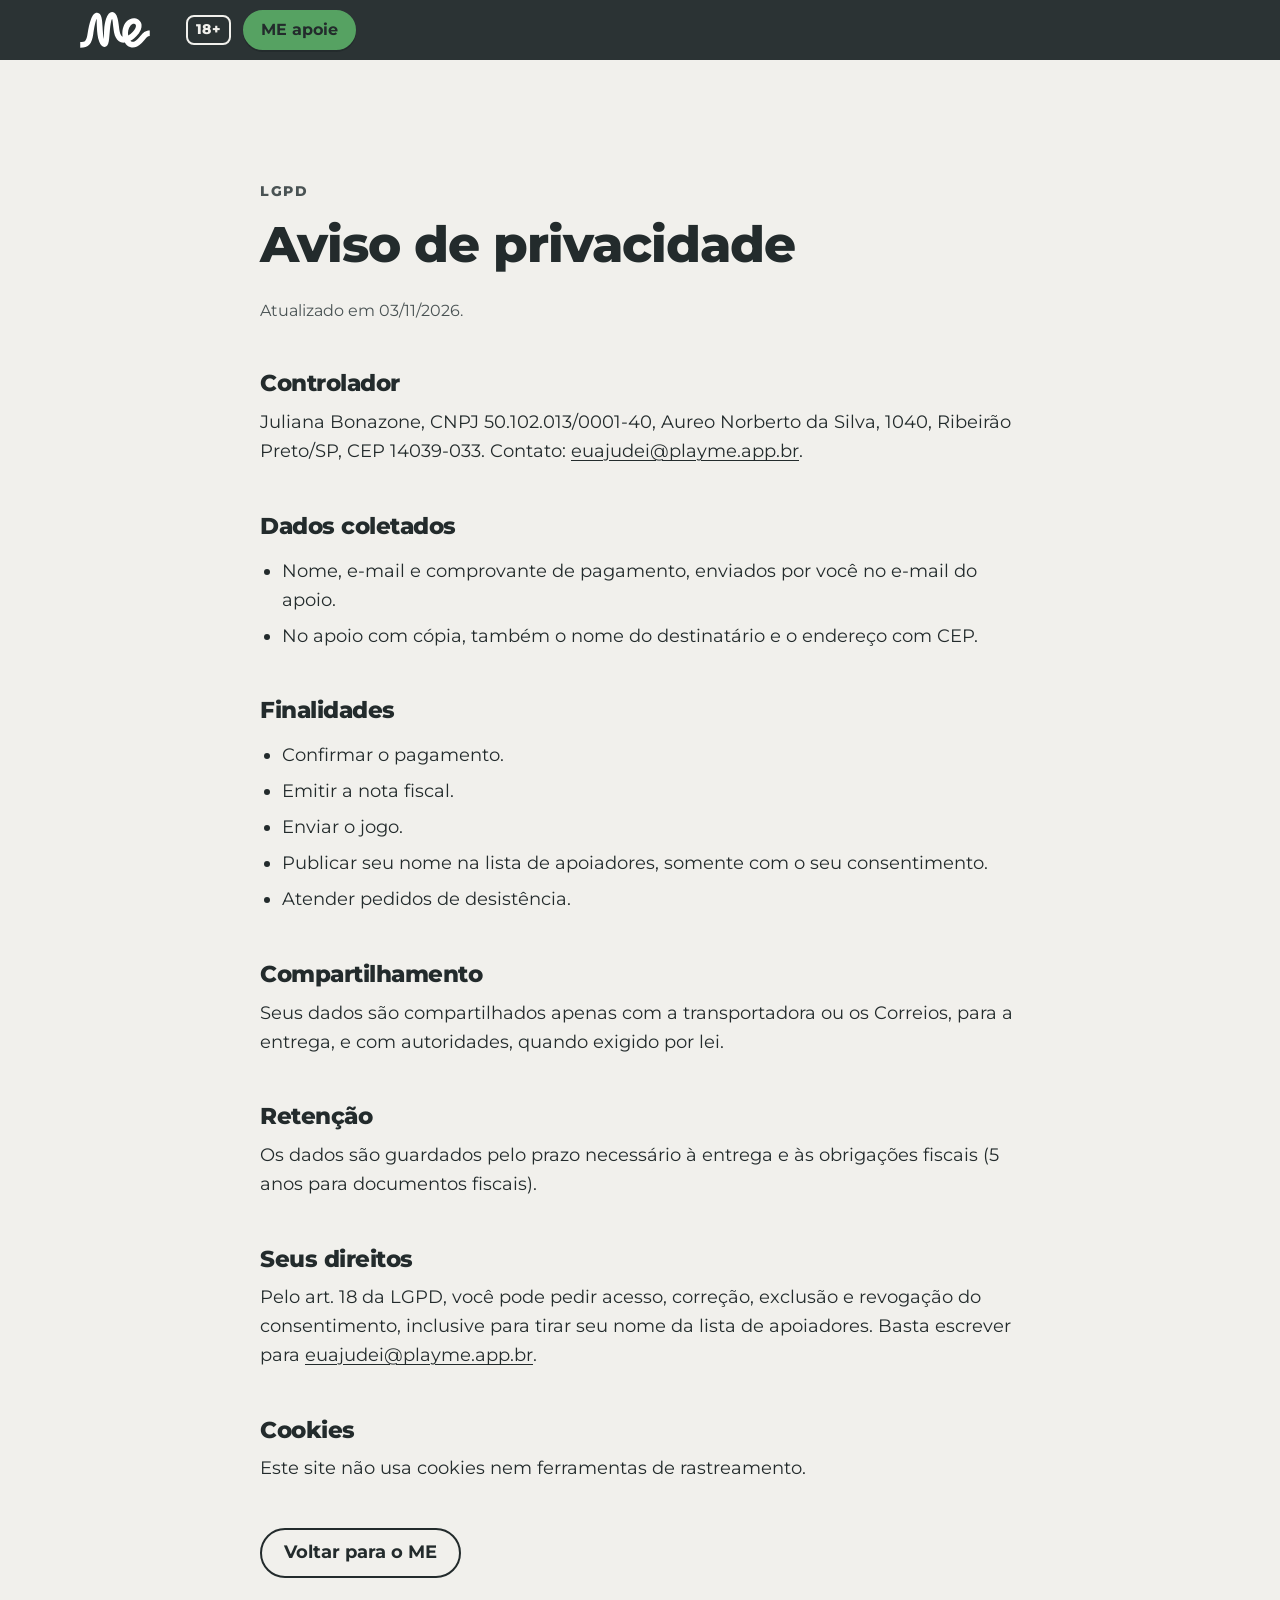
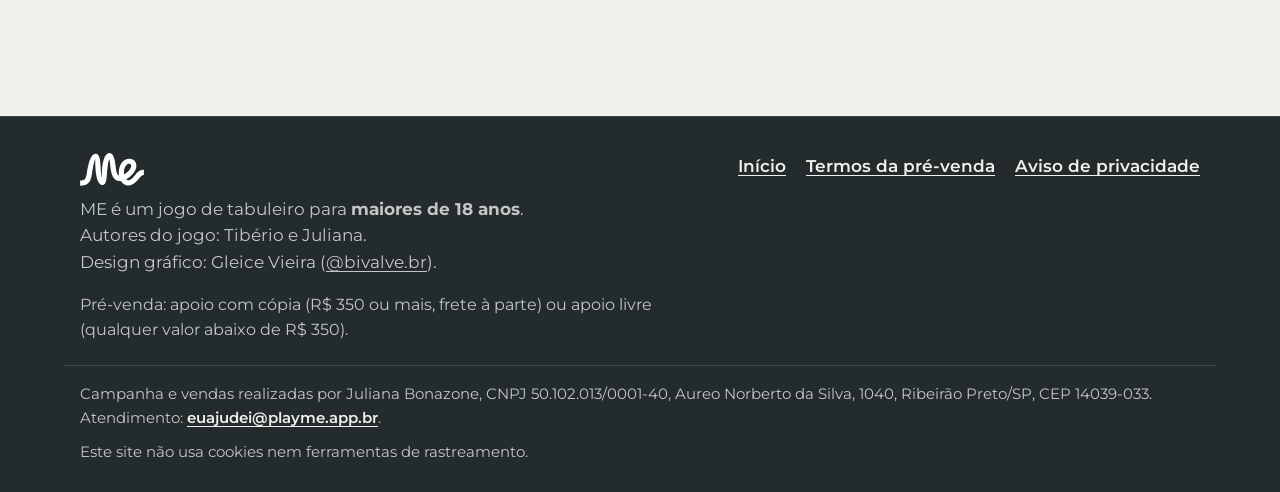
<file: privacidade.html>
<!doctype html>
<html lang="pt-BR">
<head>
  <meta charset="utf-8">
  <meta name="viewport" content="width=device-width, initial-scale=1">
  <title>Aviso de privacidade · ME</title>
  <meta name="description" content="Aviso de privacidade da campanha do jogo ME: dados coletados, finalidades, compartilhamento, retenção e direitos do titular.">
  <link rel="canonical" href="https://playme.app.br/privacidade.html">
  <meta name="theme-color" content="#232B2C">
  <meta name="color-scheme" content="light">
  <link rel="icon" href="assets/img/favicon.svg" type="image/svg+xml">
  <link rel="apple-touch-icon" href="assets/img/apple-touch-icon.png">
  <link rel="preload" href="assets/fonts/montserrat-latin-var.woff2" as="font" type="font/woff2" crossorigin>
  <link rel="stylesheet" href="assets/css/style.css">
</head>
<body>
  <svg class="sprite" aria-hidden="true" focusable="false" xmlns="http://www.w3.org/2000/svg">
    <symbol id="logo-me" viewBox="0 46 1417 733"><path fill="currentColor" d="M 1101.7 411.3 L 1101.7 411.2 C 1102.0 410.7 1102.3 410.3 1102.6 409.9 L 1102.7 409.7 C 1103.0 409.3 1103.3 408.9 1103.6 408.5 L 1103.7 408.3 C 1104.0 407.9 1104.3 407.4 1104.6 407.0 C 1134.0 362.7 1139.7 330.2 1131.7 309.9 C 1129.3 304.0 1125.4 299.2 1120.4 295.5 C 1114.7 291.3 1107.6 288.6 1099.6 287.5 C 1076.5 284.3 1048.6 294.3 1025.9 320.7 C 979.3 374.9 965.9 453.7 976.8 522.8 C 993.4 513.7 1009.4 503.2 1024.3 491.8 C 1055.5 467.8 1082.0 439.8 1101.7 411.3 Z M 1023.0 629.1 C 1033.1 639.6 1044.3 647.0 1056.1 650.0 C 1084.5 657.1 1123.0 642.4 1171.1 593.8 C 1191.1 573.5 1208.4 552.9 1224.3 534.2 C 1279.9 468.4 1320.2 420.7 1416.1 420.4 L 1416.1 535.7 C 1374.1 535.9 1348.2 566.6 1312.5 608.9 C 1295.6 628.9 1277.1 650.8 1253.4 674.8 C 1172.1 757.1 1094.3 778.9 1028.1 762.2 C 990 752.6 957.4 730.6 931.2 700.2 C 922.7 690.3 914.8 679.4 907.6 667.7 C 819.6 679.4 764.1 637.4 727.9 572.6 C 692.9 510.2 681.7 427.5 674.6 360.1 C 672.9 344.5 657.3 186.8 649.0 183.6 C 603.6 261.6 601.4 535.9 582.4 643.7 C 568.5 722.3 539.7 759.1 490.0 757.0 C 450.2 755.4 413.0 715.5 388.2 650.7 C 351.5 554.6 345.2 456.4 339.7 355.2 C 334.9 266.9 337.8 205.9 334.0 181.8 C 301.3 261.3 278.8 408.7 265.9 495.3 C 250.7 598.1 228.8 664.8 188.5 709.0 C 144.1 757.6 85.8 774.2 0.4 774.1 L 0.4 658.8 C 51.8 658.8 84.1 651.8 103 631.2 C 125.8 606.2 139.7 558.0 151.5 478.6 C 165.8 382.0 189.5 274.2 218.0 196.7 C 248.5 113.3 291.1 57.7 346.6 60.1 C 439.5 64.1 447.4 209.7 455.1 349.3 C 459.2 424.5 464.9 523.8 481.8 595.7 C 484.9 561.1 483.5 471.6 486.0 423.2 C 490.9 328.1 506.5 245.3 526.7 184.4 C 555.2 98.6 600.3 47.6 649.6 46.9 C 704.2 46.0 738.2 94.6 758.6 167.3 C 772.8 217.7 782.6 283.7 789.5 348.3 C 795.4 404.4 804.4 472.4 828.8 516.1 C 837.1 530.9 848.4 542.4 864.1 548.1 C 846.7 447.0 866.9 328.5 938.1 245.6 C 988.8 186.5 1056.7 164.8 1115.4 173.0 C 1142.4 176.7 1167.5 186.7 1188.7 202.3 C 1210.6 218.4 1228.1 240.3 1238.9 267.4 C 1259.9 320.0 1254.2 390.6 1200.9 470.8 C 1200.5 471.4 1200.1 472.0 1199.7 472.6 L 1199.6 472.7 C 1199.3 473.3 1198.9 473.8 1198.5 474.4 L 1198.3 474.7 C 1197.9 475.3 1197.6 475.8 1197.2 476.3 L 1196.9 476.7 C 1196.6 477.2 1196.3 477.6 1196.0 478.1 L 1195.6 478.7 L 1194.8 479.8 L 1194.2 480.6 L 1193.5 481.6 L 1192.9 482.5 L 1192.8 482.5 L 1192.1 483.6 L 1191.4 484.6 L 1191.2 484.8 C 1165.6 520.1 1132.6 554.4 1094.4 583.6 C 1072.3 600.6 1048.3 616.0 1023.0 629.1"/></symbol>
  </svg>

  <a class="skip-link" href="#conteudo">Pular para o conteúdo</a>

  <header class="site-header">
    <div class="wrap header-inner">
      <a class="brand" href="./" aria-label="ME, página inicial">
        <svg class="brand-logo" aria-hidden="true"><use href="#logo-me"/></svg>
      </a>
      <span class="age-chip" aria-label="Para maiores de 18 anos">18+</span>
      <a class="btn btn-pix btn-sm" href="./#pix">ME apoie</a>
    </div>
  </header>

  <main id="conteudo" class="section legal">
    <div class="wrap narrow">
      <p class="kicker">LGPD</p>
      <h1>Aviso de privacidade</h1>
      <p class="legal-updated">Atualizado em 03/11/2026.</p>

      <h2>Controlador</h2>
      <p>Juliana Bonazone, CNPJ 50.102.013/0001-40, Aureo Norberto da Silva, 1040, Ribeirão Preto/SP, CEP 14039-033. Contato: <a href="mailto:euajudei@playme.app.br">euajudei@playme.app.br</a>.</p>

      <h2>Dados coletados</h2>
      <ul>
        <li>Nome, e-mail e comprovante de pagamento, enviados por você no e-mail do apoio.</li>
        <li>No apoio com cópia, também o nome do destinatário e o endereço com CEP.</li>
      </ul>

      <h2>Finalidades</h2>
      <ul>
        <li>Confirmar o pagamento.</li>
        <li>Emitir a nota fiscal.</li>
        <li>Enviar o jogo.</li>
        <li>Publicar seu nome na lista de apoiadores, somente com o seu consentimento.</li>
        <li>Atender pedidos de desistência.</li>
      </ul>

      <h2>Compartilhamento</h2>
      <p>Seus dados são compartilhados apenas com a transportadora ou os Correios, para a entrega, e com autoridades, quando exigido por lei.</p>

      <h2>Retenção</h2>
      <p>Os dados são guardados pelo prazo necessário à entrega e às obrigações fiscais (5 anos para documentos fiscais).</p>

      <h2>Seus direitos</h2>
      <p>Pelo art. 18 da LGPD, você pode pedir acesso, correção, exclusão e revogação do consentimento, inclusive para tirar seu nome da lista de apoiadores. Basta escrever para <a href="mailto:euajudei@playme.app.br">euajudei@playme.app.br</a>.</p>

      <h2>Cookies</h2>
      <p>Este site não usa cookies nem ferramentas de rastreamento.</p>

      <p class="legal-back"><a class="btn btn-ghost" href="./">Voltar para o ME</a></p>
    </div>
  </main>

  <footer class="site-footer">
    <div class="wrap footer-inner">
      <div>
        <svg class="footer-logo" aria-hidden="true"><use href="#logo-me"/></svg>
        <p>ME é um jogo de tabuleiro para <strong>maiores de 18 anos</strong>.<br>Autores do jogo: Tibério e Juliana.<br>Design gráfico: Gleice Vieira (<a href="https://www.instagram.com/bivalve.br" target="_blank" rel="noopener">@bivalve.br<span class="visually-hidden"> no Instagram, abre em nova aba</span></a>).</p>
        <p class="footer-modes">Pré-venda: apoio com cópia (R$ 350 ou mais, frete à parte) ou apoio livre (qualquer valor abaixo de R$ 350).</p>
      </div>
      <ul class="footer-links">
        <li><a href="./">Início</a></li>
        <li><a href="termos.html">Termos da pré-venda</a></li>
        <li><a href="privacidade.html">Aviso de privacidade</a></li>
      </ul>
    </div>
    <p class="wrap footer-legal">Campanha e vendas realizadas por Juliana Bonazone, CNPJ 50.102.013/0001-40, Aureo Norberto da Silva, 1040, Ribeirão Preto/SP, CEP 14039-033. Atendimento: <a href="mailto:euajudei@playme.app.br">euajudei@playme.app.br</a>.</p>
    <p class="wrap footer-note">Este site não usa cookies nem ferramentas de rastreamento.</p>
  </footer>
</body>
</html>
</file>
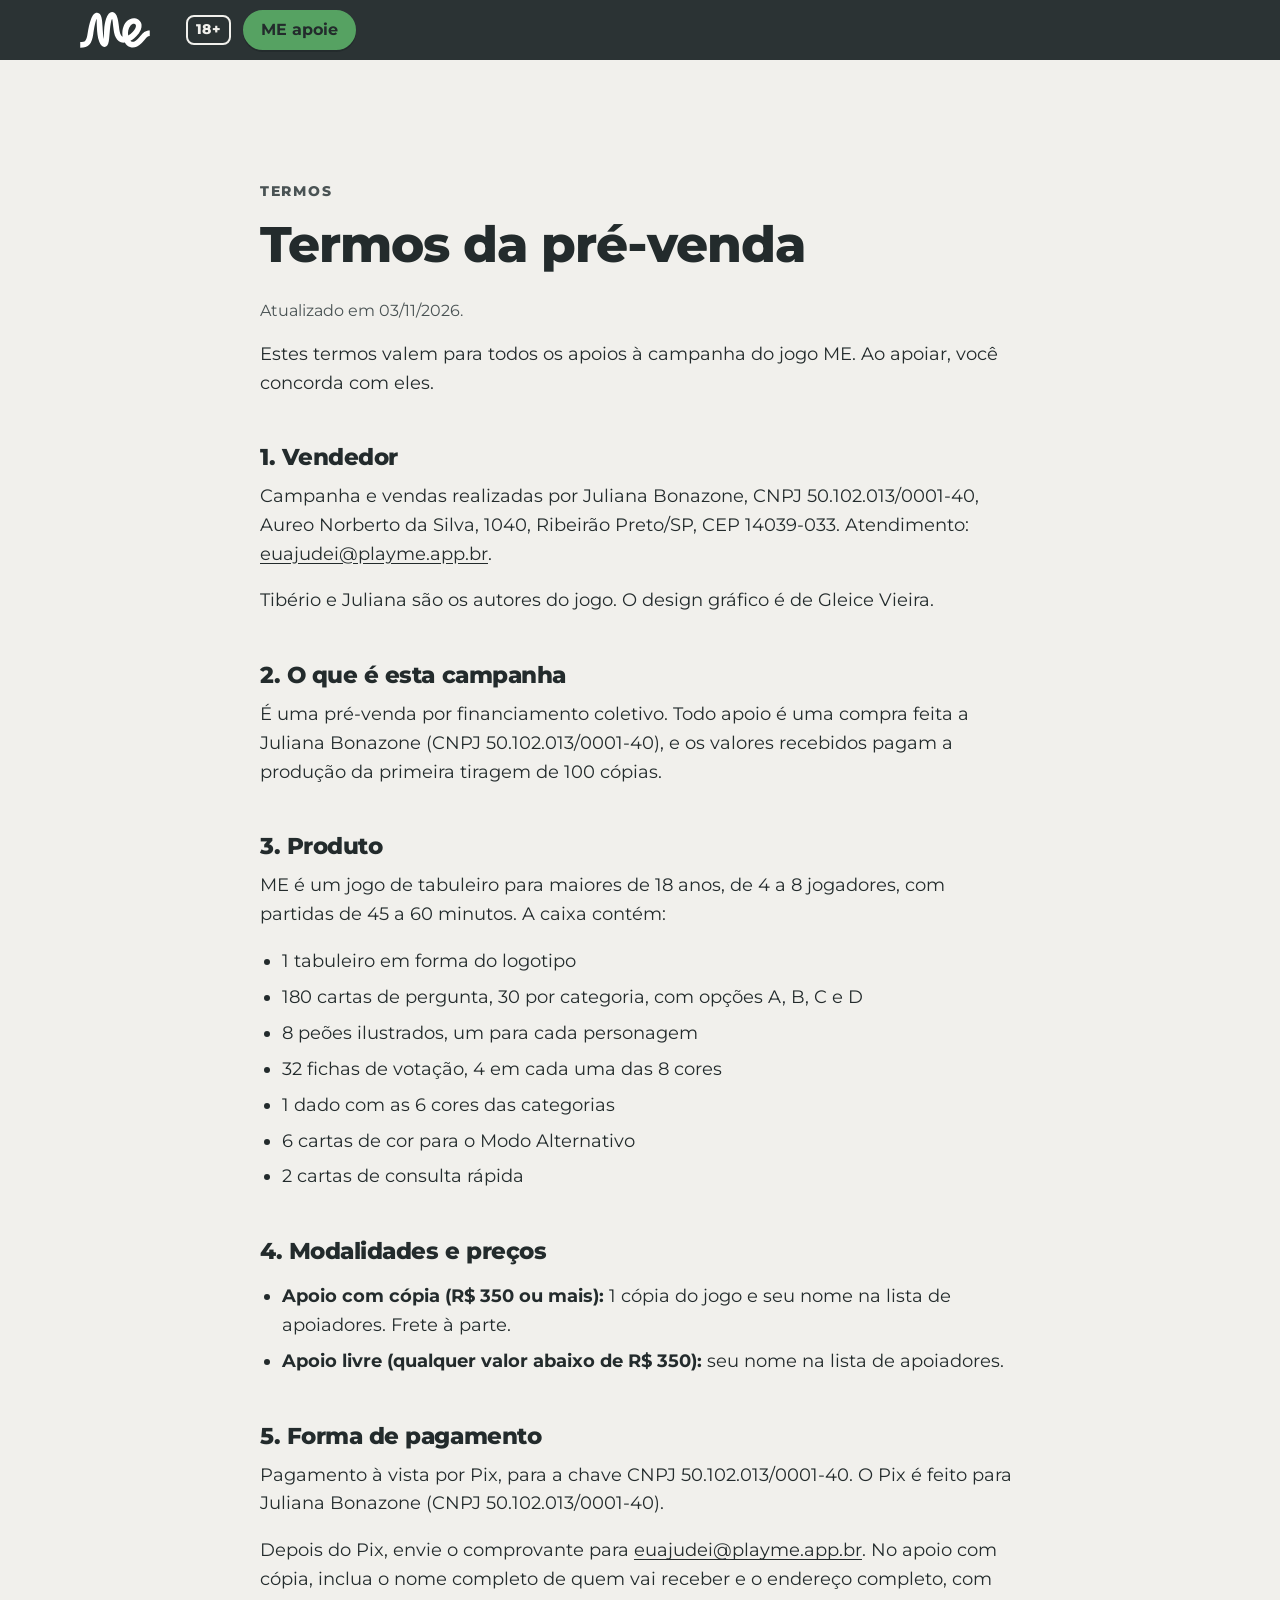
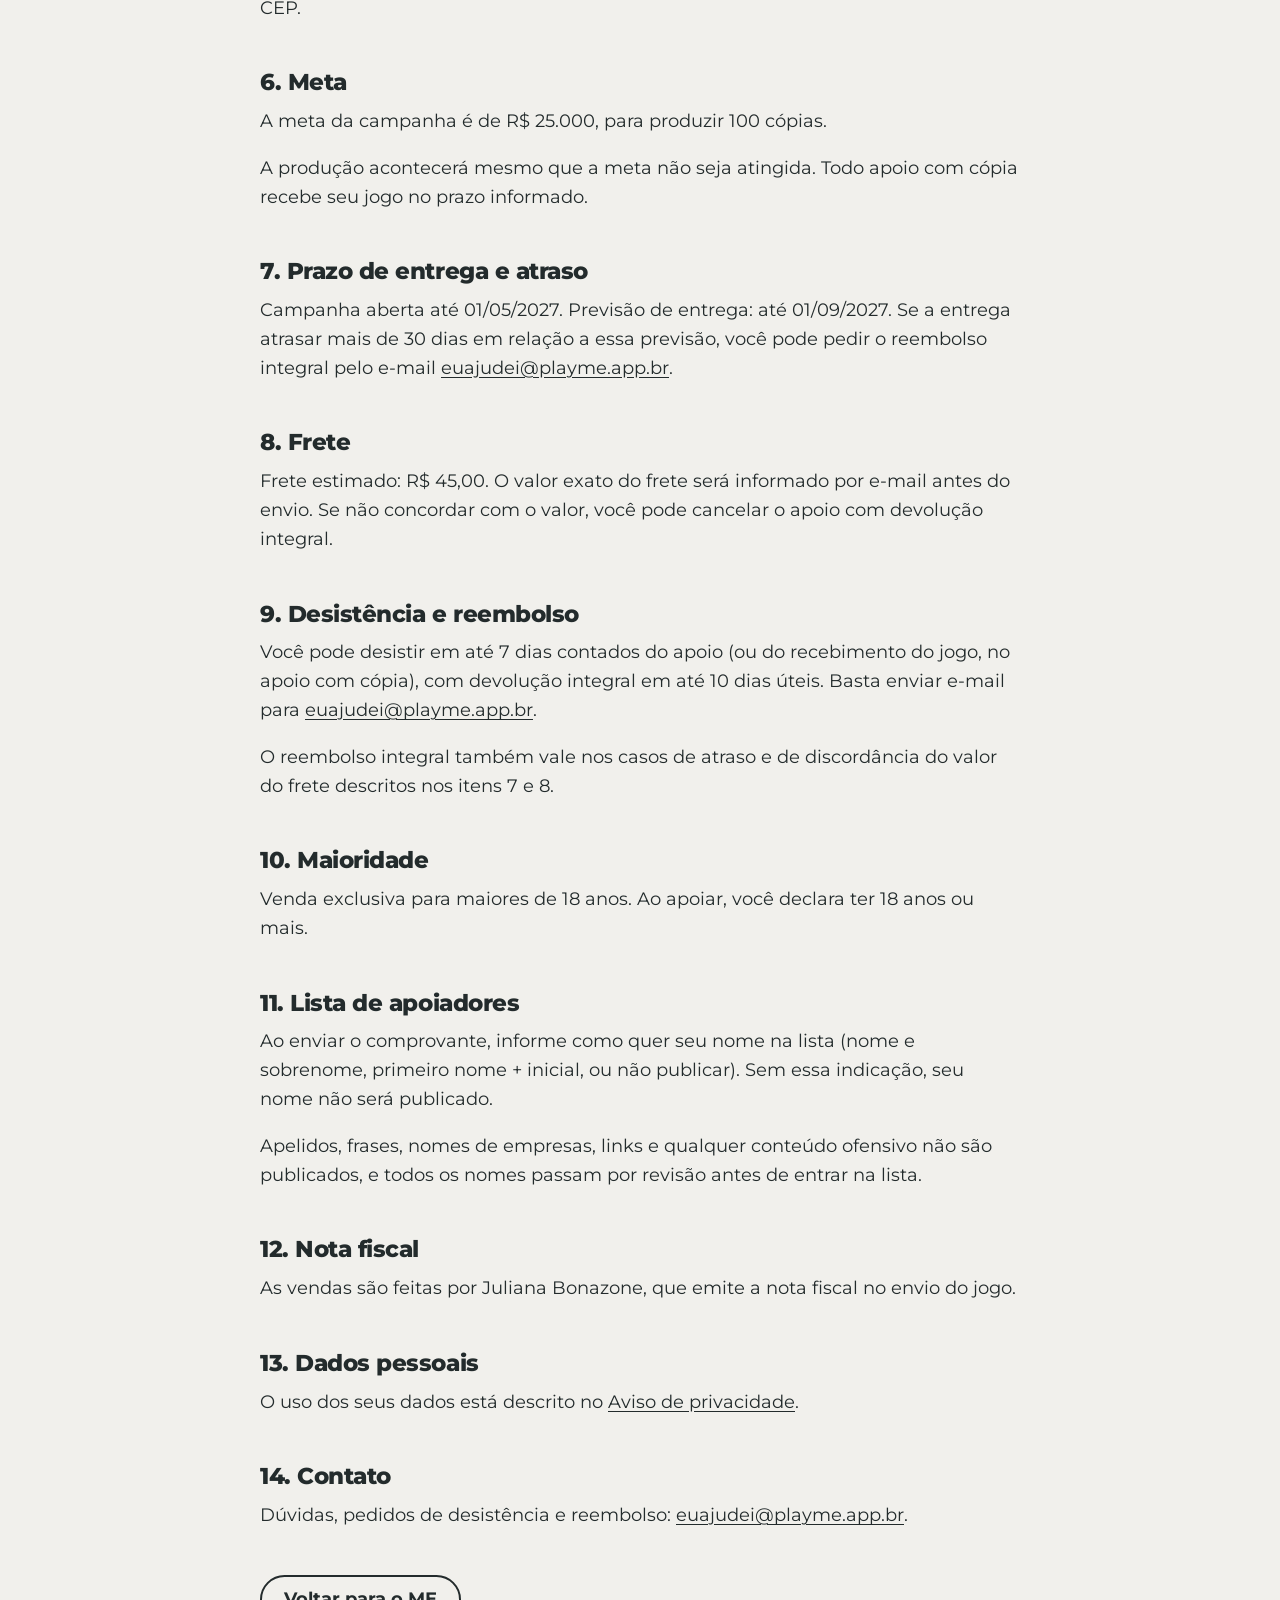
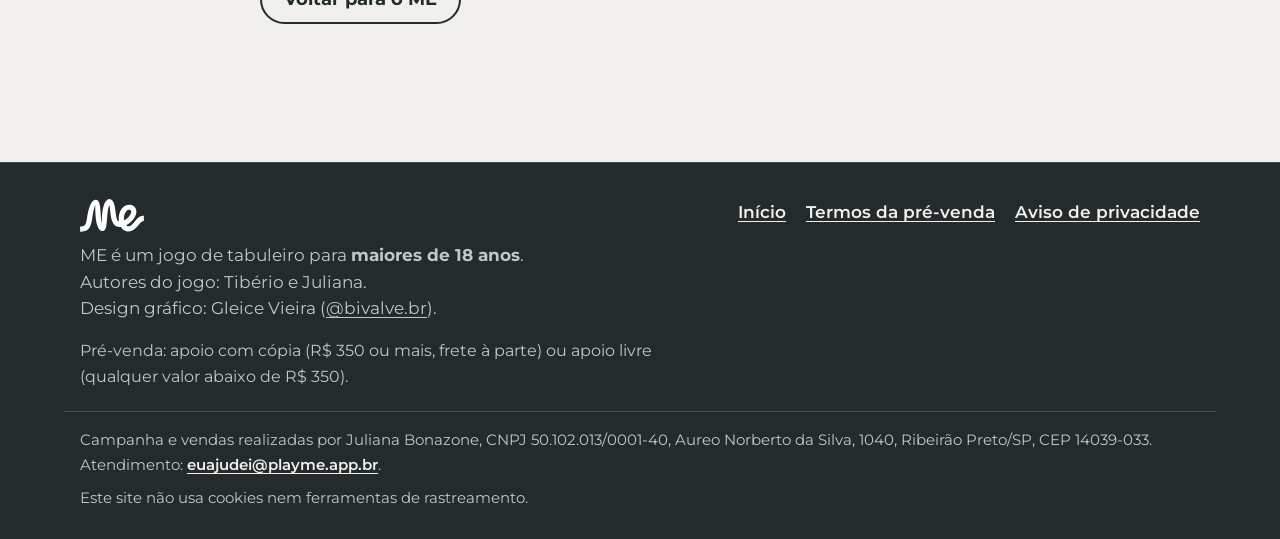
<file: termos.html>
<!doctype html>
<html lang="pt-BR">
<head>
  <meta charset="utf-8">
  <meta name="viewport" content="width=device-width, initial-scale=1">
  <title>Termos da pré-venda · ME</title>
  <meta name="description" content="Termos da pré-venda do jogo ME: vendedor, modalidades, pagamento, meta, prazo, frete, desistência e reembolso.">
  <link rel="canonical" href="https://playme.app.br/termos.html">
  <meta name="theme-color" content="#232B2C">
  <meta name="color-scheme" content="light">
  <link rel="icon" href="assets/img/favicon.svg" type="image/svg+xml">
  <link rel="apple-touch-icon" href="assets/img/apple-touch-icon.png">
  <link rel="preload" href="assets/fonts/montserrat-latin-var.woff2" as="font" type="font/woff2" crossorigin>
  <link rel="stylesheet" href="assets/css/style.css">
</head>
<body>
  <svg class="sprite" aria-hidden="true" focusable="false" xmlns="http://www.w3.org/2000/svg">
    <symbol id="logo-me" viewBox="0 46 1417 733"><path fill="currentColor" d="M 1101.7 411.3 L 1101.7 411.2 C 1102.0 410.7 1102.3 410.3 1102.6 409.9 L 1102.7 409.7 C 1103.0 409.3 1103.3 408.9 1103.6 408.5 L 1103.7 408.3 C 1104.0 407.9 1104.3 407.4 1104.6 407.0 C 1134.0 362.7 1139.7 330.2 1131.7 309.9 C 1129.3 304.0 1125.4 299.2 1120.4 295.5 C 1114.7 291.3 1107.6 288.6 1099.6 287.5 C 1076.5 284.3 1048.6 294.3 1025.9 320.7 C 979.3 374.9 965.9 453.7 976.8 522.8 C 993.4 513.7 1009.4 503.2 1024.3 491.8 C 1055.5 467.8 1082.0 439.8 1101.7 411.3 Z M 1023.0 629.1 C 1033.1 639.6 1044.3 647.0 1056.1 650.0 C 1084.5 657.1 1123.0 642.4 1171.1 593.8 C 1191.1 573.5 1208.4 552.9 1224.3 534.2 C 1279.9 468.4 1320.2 420.7 1416.1 420.4 L 1416.1 535.7 C 1374.1 535.9 1348.2 566.6 1312.5 608.9 C 1295.6 628.9 1277.1 650.8 1253.4 674.8 C 1172.1 757.1 1094.3 778.9 1028.1 762.2 C 990 752.6 957.4 730.6 931.2 700.2 C 922.7 690.3 914.8 679.4 907.6 667.7 C 819.6 679.4 764.1 637.4 727.9 572.6 C 692.9 510.2 681.7 427.5 674.6 360.1 C 672.9 344.5 657.3 186.8 649.0 183.6 C 603.6 261.6 601.4 535.9 582.4 643.7 C 568.5 722.3 539.7 759.1 490.0 757.0 C 450.2 755.4 413.0 715.5 388.2 650.7 C 351.5 554.6 345.2 456.4 339.7 355.2 C 334.9 266.9 337.8 205.9 334.0 181.8 C 301.3 261.3 278.8 408.7 265.9 495.3 C 250.7 598.1 228.8 664.8 188.5 709.0 C 144.1 757.6 85.8 774.2 0.4 774.1 L 0.4 658.8 C 51.8 658.8 84.1 651.8 103 631.2 C 125.8 606.2 139.7 558.0 151.5 478.6 C 165.8 382.0 189.5 274.2 218.0 196.7 C 248.5 113.3 291.1 57.7 346.6 60.1 C 439.5 64.1 447.4 209.7 455.1 349.3 C 459.2 424.5 464.9 523.8 481.8 595.7 C 484.9 561.1 483.5 471.6 486.0 423.2 C 490.9 328.1 506.5 245.3 526.7 184.4 C 555.2 98.6 600.3 47.6 649.6 46.9 C 704.2 46.0 738.2 94.6 758.6 167.3 C 772.8 217.7 782.6 283.7 789.5 348.3 C 795.4 404.4 804.4 472.4 828.8 516.1 C 837.1 530.9 848.4 542.4 864.1 548.1 C 846.7 447.0 866.9 328.5 938.1 245.6 C 988.8 186.5 1056.7 164.8 1115.4 173.0 C 1142.4 176.7 1167.5 186.7 1188.7 202.3 C 1210.6 218.4 1228.1 240.3 1238.9 267.4 C 1259.9 320.0 1254.2 390.6 1200.9 470.8 C 1200.5 471.4 1200.1 472.0 1199.7 472.6 L 1199.6 472.7 C 1199.3 473.3 1198.9 473.8 1198.5 474.4 L 1198.3 474.7 C 1197.9 475.3 1197.6 475.8 1197.2 476.3 L 1196.9 476.7 C 1196.6 477.2 1196.3 477.6 1196.0 478.1 L 1195.6 478.7 L 1194.8 479.8 L 1194.2 480.6 L 1193.5 481.6 L 1192.9 482.5 L 1192.8 482.5 L 1192.1 483.6 L 1191.4 484.6 L 1191.2 484.8 C 1165.6 520.1 1132.6 554.4 1094.4 583.6 C 1072.3 600.6 1048.3 616.0 1023.0 629.1"/></symbol>
  </svg>

  <a class="skip-link" href="#conteudo">Pular para o conteúdo</a>

  <header class="site-header">
    <div class="wrap header-inner">
      <a class="brand" href="./" aria-label="ME, página inicial">
        <svg class="brand-logo" aria-hidden="true"><use href="#logo-me"/></svg>
      </a>
      <span class="age-chip" aria-label="Para maiores de 18 anos">18+</span>
      <a class="btn btn-pix btn-sm" href="./#pix">ME apoie</a>
    </div>
  </header>

  <main id="conteudo" class="section legal">
    <div class="wrap narrow">
      <p class="kicker">Termos</p>
      <h1>Termos da pré&#8209;venda</h1>
      <p class="legal-updated">Atualizado em 03/11/2026.</p>
      <p>Estes termos valem para todos os apoios à campanha do jogo ME. Ao apoiar, você concorda com eles.</p>

      <h2>1. Vendedor</h2>
      <p>Campanha e vendas realizadas por Juliana Bonazone, CNPJ 50.102.013/0001-40, Aureo Norberto da Silva, 1040, Ribeirão Preto/SP, CEP 14039-033. Atendimento: <a href="mailto:euajudei@playme.app.br">euajudei@playme.app.br</a>.</p>
      <p>Tibério e Juliana são os autores do jogo. O design gráfico é de Gleice Vieira.</p>

      <h2>2. O que é esta campanha</h2>
      <p>É uma pré-venda por financiamento coletivo. Todo apoio é uma compra feita a Juliana Bonazone (CNPJ 50.102.013/0001-40), e os valores recebidos pagam a produção da primeira tiragem de 100 cópias.</p>

      <h2>3. Produto</h2>
      <p>ME é um jogo de tabuleiro para maiores de 18 anos, de 4 a 8 jogadores, com partidas de 45 a 60 minutos. A caixa contém:</p>
      <ul>
        <li>1 tabuleiro em forma do logotipo</li>
        <li>180 cartas de pergunta, 30 por categoria, com opções A, B, C e D</li>
        <li>8 peões ilustrados, um para cada personagem</li>
        <li>32 fichas de votação, 4 em cada uma das 8 cores</li>
        <li>1 dado com as 6 cores das categorias</li>
        <li>6 cartas de cor para o Modo Alternativo</li>
        <li>2 cartas de consulta rápida</li>
      </ul>

      <h2>4. Modalidades e preços</h2>
      <ul>
        <li><strong>Apoio com cópia (R$ 350 ou mais):</strong> 1 cópia do jogo e seu nome na lista de apoiadores. Frete à parte.</li>
        <li><strong>Apoio livre (qualquer valor abaixo de R$ 350):</strong> seu nome na lista de apoiadores.</li>
      </ul>

      <h2>5. Forma de pagamento</h2>
      <p>Pagamento à vista por Pix, para a chave CNPJ 50.102.013/0001-40. O Pix é feito para Juliana Bonazone (CNPJ 50.102.013/0001-40).</p>
      <p>Depois do Pix, envie o comprovante para <a href="mailto:euajudei@playme.app.br">euajudei@playme.app.br</a>. No apoio com cópia, inclua o nome completo de quem vai receber e o endereço completo, com CEP.</p>

      <h2>6. Meta</h2>
      <p>A meta da campanha é de R$ 25.000, para produzir 100 cópias.</p>
      <p>A produção acontecerá mesmo que a meta não seja atingida. Todo apoio com cópia recebe seu jogo no prazo informado.</p>

      <h2>7. Prazo de entrega e atraso</h2>
      <p>Campanha aberta até 01/05/2027. Previsão de entrega: até 01/09/2027. Se a entrega atrasar mais de 30 dias em relação a essa previsão, você pode pedir o reembolso integral pelo e-mail <a href="mailto:euajudei@playme.app.br">euajudei@playme.app.br</a>.</p>

      <h2>8. Frete</h2>
      <p>Frete estimado: R$ 45,00. O valor exato do frete será informado por e-mail antes do envio. Se não concordar com o valor, você pode cancelar o apoio com devolução integral.</p>

      <h2>9. Desistência e reembolso</h2>
      <p>Você pode desistir em até 7 dias contados do apoio (ou do recebimento do jogo, no apoio com cópia), com devolução integral em até 10 dias úteis. Basta enviar e-mail para <a href="mailto:euajudei@playme.app.br">euajudei@playme.app.br</a>.</p>
      <p>O reembolso integral também vale nos casos de atraso e de discordância do valor do frete descritos nos itens 7 e 8.</p>

      <h2>10. Maioridade</h2>
      <p>Venda exclusiva para maiores de 18 anos. Ao apoiar, você declara ter 18 anos ou mais.</p>

      <h2>11. Lista de apoiadores</h2>
      <p>Ao enviar o comprovante, informe como quer seu nome na lista (nome e sobrenome, primeiro nome + inicial, ou não publicar). Sem essa indicação, seu nome não será publicado.</p>
      <p>Apelidos, frases, nomes de empresas, links e qualquer conteúdo ofensivo não são publicados, e todos os nomes passam por revisão antes de entrar na lista.</p>

      <h2>12. Nota fiscal</h2>
      <p>As vendas são feitas por Juliana Bonazone, que emite a nota fiscal no envio do jogo.</p>

      <h2>13. Dados pessoais</h2>
      <p>O uso dos seus dados está descrito no <a href="privacidade.html">Aviso de privacidade</a>.</p>

      <h2>14. Contato</h2>
      <p>Dúvidas, pedidos de desistência e reembolso: <a href="mailto:euajudei@playme.app.br">euajudei@playme.app.br</a>.</p>

      <p class="legal-back"><a class="btn btn-ghost" href="./">Voltar para o ME</a></p>
    </div>
  </main>

  <footer class="site-footer">
    <div class="wrap footer-inner">
      <div>
        <svg class="footer-logo" aria-hidden="true"><use href="#logo-me"/></svg>
        <p>ME é um jogo de tabuleiro para <strong>maiores de 18 anos</strong>.<br>Autores do jogo: Tibério e Juliana.<br>Design gráfico: Gleice Vieira (<a href="https://www.instagram.com/bivalve.br" target="_blank" rel="noopener">@bivalve.br<span class="visually-hidden"> no Instagram, abre em nova aba</span></a>).</p>
        <p class="footer-modes">Pré-venda: apoio com cópia (R$ 350 ou mais, frete à parte) ou apoio livre (qualquer valor abaixo de R$ 350).</p>
      </div>
      <ul class="footer-links">
        <li><a href="./">Início</a></li>
        <li><a href="termos.html">Termos da pré-venda</a></li>
        <li><a href="privacidade.html">Aviso de privacidade</a></li>
      </ul>
    </div>
    <p class="wrap footer-legal">Campanha e vendas realizadas por Juliana Bonazone, CNPJ 50.102.013/0001-40, Aureo Norberto da Silva, 1040, Ribeirão Preto/SP, CEP 14039-033. Atendimento: <a href="mailto:euajudei@playme.app.br">euajudei@playme.app.br</a>.</p>
    <p class="wrap footer-note">Este site não usa cookies nem ferramentas de rastreamento.</p>
  </footer>
</body>
</html>
</file>
<file: assets/css/style.css>
/* ============================================================
   ME · estilos do site
   Paleta extraída da identidade visual e dos personagens.
   ============================================================ */

@font-face {
  font-family: "Montserrat";
  src: url("../fonts/montserrat-latin-var.woff2") format("woff2");
  font-weight: 100 900;
  font-style: normal;
  font-display: swap;
}

:root {
  /* Cores da marca */
  --ink: #232B2C;        /* Preto Chumbo */
  --ink-2: #2E3839;
  --paper: #F1F0EC;      /* Cinza Claro */
  --white: #FFFFFF;
  --grey: #606565;       /* Cinza */
  --blue: #4782FF;       /* Azul Celeste · Personalidade */
  --yellow: #FDC125;     /* Amarelo Mostarda · Profissional */
  --red: #FF4929;        /* Chama Ardente · Intimidade */
  --pink: #FF94EA;       /* Rosa Violeta · Adolescência */
  --green: #56A262;      /* Verde · Digital */
  --orange: #FD7D1B;     /* Laranja · Social */
  --peach: #FFDAC2;      /* Pele de Pêssego */
  --photo-bg: #EEECED;   /* fundo das fotos da caixa e dos peões */

  /* Texto */
  --text: var(--ink);
  --text-muted: #4A5354;
  --text-on-dark: #F1F0EC;
  --text-on-dark-muted: #C3C7C6;

  /* Ritmo */
  --radius: 18px;
  --radius-sm: 10px;
  --wrap: 1120px;
  --gutter: 16px;
  --section-y: clamp(64px, 10vw, 120px);
  --header-h: 60px;

  --font: "Montserrat", system-ui, -apple-system, "Segoe UI", Roboto, sans-serif;
}

*, *::before, *::after { box-sizing: border-box; }

html {
  font-size: 106.25%; /* 17px: um pouco maior para facilitar a leitura */
  scroll-behavior: smooth;
  scroll-padding-top: calc(var(--header-h) + 12px);
  -webkit-text-size-adjust: 100%;
}
@media (min-width: 960px) {
  html { font-size: 112.5%; } /* 18px em telas grandes */
}

body {
  margin: 0;
  font-family: var(--font);
  font-size: 1rem;
  line-height: 1.6;
  color: var(--text);
  background: var(--paper);
  overflow-x: hidden;
}

img, svg { display: block; max-width: 100%; }
img { height: auto; }

h1, h2, h3 { line-height: 1.12; margin: 0 0 .5em; letter-spacing: -0.02em; }
h1 { font-size: clamp(2.1rem, 7.4vw, 3.9rem); font-weight: 800; }
h2 { font-size: clamp(1.65rem, 5vw, 2.6rem); font-weight: 800; max-width: 22ch; }
h3 { font-size: 1.15rem; font-weight: 700; }
p { margin: 0 0 1em; }

a { color: inherit; text-underline-offset: .18em; }
a:hover { text-decoration-thickness: 2px; }

:focus-visible {
  outline: 3px solid var(--blue);
  outline-offset: 3px;
  border-radius: 6px;
}

.sprite { position: absolute; width: 0; height: 0; overflow: hidden; }

.visually-hidden {
  position: absolute !important;
  width: 1px; height: 1px;
  padding: 0; margin: -1px;
  overflow: hidden; clip: rect(0 0 0 0);
  white-space: nowrap; border: 0;
}

.skip-link {
  position: absolute; left: 12px; top: -60px; z-index: 100;
  background: var(--yellow); color: var(--ink);
  padding: 10px 16px; border-radius: var(--radius-sm);
  font-weight: 700; text-decoration: none;
}
.skip-link:focus { top: 12px; }

.wrap {
  width: 100%;
  max-width: calc(var(--wrap) + var(--gutter) * 2);
  margin: 0 auto;
  padding: 0 var(--gutter);
}
.wrap.narrow { max-width: calc(760px + var(--gutter) * 2); }

[hidden] { display: none !important; }

/* ---------- Botões ---------- */
.btn {
  display: inline-flex; align-items: center; justify-content: center; gap: .5em;
  min-height: 48px;
  padding: 12px 22px;
  border-radius: 999px;
  border: 2px solid transparent;
  font: inherit; font-weight: 700; line-height: 1.2;
  text-decoration: none; text-align: center;
  cursor: pointer;
  transition: transform .15s ease, background-color .15s ease, box-shadow .15s ease;
}
.btn:hover { transform: translateY(-1px); }
.btn:active { transform: translateY(0); }
.btn-primary { background: var(--yellow); color: var(--ink); box-shadow: 0 3px 0 var(--ink); border-color: var(--ink); }
.btn-primary:hover { background: #FFCD45; }
.btn-ghost { background: transparent; color: var(--ink); border-color: currentColor; }
.btn-ghost.on-dark { color: var(--text-on-dark); }
.btn-sm { white-space: nowrap; min-height: 40px; padding: 8px 16px; font-size: .9rem; box-shadow: 0 2px 0 var(--ink); }
.btn-lg { min-height: 56px; padding: 14px 28px; font-size: 1.08rem; }

/* ---------- Header ---------- */
.site-header {
  position: sticky; top: 0; z-index: 50;
  background: rgba(35, 43, 44, .96);
  color: var(--text-on-dark);
  backdrop-filter: saturate(1.2) blur(8px);
}
.header-inner {
  display: flex; align-items: center; gap: 12px;
  height: var(--header-h);
}
.brand { color: var(--white); margin-right: auto; display: inline-flex; padding: 6px 0; }
.brand-logo { width: 70px; height: 36px; }
.site-nav { display: none; }
.site-nav a { white-space: nowrap; color: var(--text-on-dark); text-decoration: none; font-weight: 600; font-size: .92rem; padding: 8px 4px; }
.site-nav a:hover { color: var(--yellow); }
.age-chip {
  display: inline-grid; place-items: center;
  height: 30px; padding: 0 8px; border-radius: 8px;
  border: 2px solid var(--text-on-dark);
  font-weight: 800; font-size: .8rem; letter-spacing: .02em;
}
.site-header .btn-primary { box-shadow: none; border-color: var(--yellow); }
.btn-pix { background: var(--green); color: var(--ink); border-color: var(--green); }
.btn-pix:hover { background: #6DB878; border-color: #6DB878; }
@media (max-width: 599px) {
  .hide-sm { position: absolute; width: 1px; height: 1px; overflow: hidden; clip: rect(0 0 0 0); white-space: nowrap; }
  .header-inner { gap: 8px; }
  .site-header .btn-sm { padding: 8px 12px; }
}

/* Crédito da designer */
.credit { max-width: 60ch; }
.ig-link { display: inline-flex; align-items: center; gap: 6px; font-weight: 700; white-space: nowrap; }
.ig-link svg { width: 20px; height: 20px; flex: none; }

@media (min-width: 1180px) {
  .site-nav { display: flex; gap: 18px; margin-right: 8px; }
  .brand { margin-right: 24px; }
  .site-nav { margin-right: auto; }
}

/* ---------- Seções ---------- */
.section { padding: var(--section-y) 0; }
.kicker {
  font-size: .8rem; font-weight: 800; letter-spacing: .12em; text-transform: uppercase;
  color: var(--text-muted); margin-bottom: .9em;
}
.section-lead { font-size: 1.08rem; color: var(--text-muted); max-width: 62ch; }
.eyebrow { font-weight: 700; font-size: .9rem; letter-spacing: .02em; color: var(--text-muted); margin-bottom: 1em; }

/* ---------- Hero ---------- */
.hero {
  position: relative;
  background: var(--photo-bg);
  padding: clamp(28px, 6vw, 72px) 0 0;
  overflow: hidden;
}
.hero-grid { display: grid; gap: 8px; align-items: center; }
.hero h1 em { font-style: normal; background: linear-gradient(transparent 62%, var(--yellow) 62%, var(--yellow) 92%, transparent 92%); padding: 0 .06em; }
.lead { font-size: 1.1rem; max-width: 40ch; }
.facts { list-style: none; display: flex; flex-wrap: wrap; gap: 8px; padding: 0; margin: 0 0 18px; }
.facts li {
  background: var(--white); border: 2px solid var(--ink); border-radius: 999px;
  padding: 4px 14px; font-size: .92rem;
}
.scarcity { position: relative; padding-left: 20px; font-size: .98rem; max-width: 44ch; }
.dot { position: absolute; left: 0; top: .5em; width: 10px; height: 10px; border-radius: 50%; background: var(--red); }
.cta-group { display: flex; flex-wrap: wrap; gap: 12px; margin: 22px 0 10px; }
.cta-group.center { justify-content: center; }
.state-note { font-size: .9rem; color: var(--text-muted); }

.hero-art { position: relative; margin: 0 -8px; }
.hero-box {
  width: 100%;
  -webkit-mask-image: radial-gradient(ellipse 58% 60% at 50% 52%, #000 55%, transparent 100%);
          mask-image: radial-gradient(ellipse 58% 60% at 50% 52%, #000 55%, transparent 100%);
}

.cast {
  display: flex; justify-content: center; align-items: flex-end;
  gap: clamp(6px, 2vw, 22px);
  padding: 8px var(--gutter) 0;
  margin-bottom: -8px;
}
.cast img { height: clamp(78px, 16vw, 140px); width: auto; }
.cast img:nth-child(odd) { animation-delay: -1.3s; }
.cast img:nth-child(3n) { animation-delay: -2.1s; }

@media (min-width: 960px) {
  .hero-grid { grid-template-columns: 1.05fr 1fr; gap: 40px; }
  .hero-art { margin: 0; }
}

/* Contagem regressiva */
.countdown { margin-top: 14px; }
.countdown-label { font-weight: 700; margin-bottom: 8px; }
.countdown-units { display: flex; gap: 8px; }
.countdown-units span {
  display: grid; justify-items: center; min-width: 64px;
  background: var(--ink); color: var(--text-on-dark);
  border-radius: var(--radius-sm); padding: 8px 6px;
}
.countdown-units b { font-size: 1.5rem; font-variant-numeric: tabular-nums; line-height: 1.1; }
.countdown-units small { font-size: .72rem; text-transform: uppercase; letter-spacing: .08em; color: var(--text-on-dark-muted); }

/* Progresso */
.progress { margin-top: 18px; max-width: 460px; }
.progress-bar { height: 16px; background: var(--white); border: 2px solid var(--ink); border-radius: 999px; overflow: hidden; }
.progress-bar span { display: block; height: 100%; width: 0; background: var(--green); transition: width 1s ease; }
.progress-text { margin: 8px 0 0; }
.progress-pct { font-weight: 800; }
.progress-backers { margin: 2px 0 0; color: var(--text-muted); font-size: .95rem; }
.progress-updated { margin: 4px 0 0; color: var(--text-muted); font-size: .82rem; }

/* ---------- Vídeo ---------- */
.video-section { padding-top: clamp(48px, 8vw, 96px); }
.video-frame { margin-top: 26px; }
.video-frame video {
  display: block; max-width: 100%; height: auto; background: #1D2020;
  border: 2px solid var(--ink); border-radius: var(--radius);
  box-shadow: 8px 8px 0 var(--yellow);
}
/* Vertical no celular, limitado à altura da tela para caber inteiro */
.video-frame .video-h { display: none; }
.video-frame .video-v {
  width: min(100%, calc(78vh * 9 / 16));
  width: min(100%, calc(78svh * 9 / 16));
  aspect-ratio: 9 / 16; margin-inline: auto;
}
@media (min-width: 720px) {
  .video-frame .video-h { display: block; width: 100%; aspect-ratio: 16 / 9; }
  .video-frame .video-v { display: none; }
}
.video-transcript { margin-top: 18px; max-width: 70ch; font-size: .92rem; color: var(--text-muted); }
.video-transcript summary { cursor: pointer; font-weight: 700; color: var(--ink); }
.video-transcript p { margin: 8px 0 0; }
.video-share { margin-top: 32px; max-width: 760px; }
.video-share h3 { font-size: 1.3rem; }
.video-share > p { max-width: 62ch; }
.video-share .share-url { margin-top: -4px; }
.video-downloads { margin: 14px 0 0; font-size: .92rem; color: var(--text-muted); }
.video-downloads a { font-weight: 700; color: var(--ink); white-space: nowrap; }

/* ---------- A cena ---------- */
.scene { background: var(--ink); color: var(--text-on-dark); }
.scene .kicker { color: var(--yellow); }
.scene p { font-size: 1.1rem; color: var(--text-on-dark); }
.pull {
  margin: 36px 0 0; padding: 22px 24px;
  border-left: 6px solid var(--pink);
  background: var(--ink-2); border-radius: 0 var(--radius) var(--radius) 0;
}
.pull p { font-size: clamp(1.2rem, 3.6vw, 1.55rem); font-weight: 700; line-height: 1.35; margin-bottom: .5em; }
.pull cite { font-style: normal; color: var(--text-on-dark-muted); font-size: .9rem; }

/* ---------- Como funciona ---------- */
.steps { list-style: none; padding: 0; margin: 32px 0 0; display: grid; gap: 18px; }
.step {
  position: relative;
  background: var(--white); border: 2px solid var(--ink); border-radius: var(--radius);
  padding: 22px 22px 22px 104px; min-height: 180px;
}
.step-char, .step-chars { position: absolute; left: 22px; bottom: 18px; }
.step-chars { display: flex; gap: 0; }
.step-chars .step-char { position: static; width: 36px; height: auto; }
.step > .step-char { width: 54px; height: auto; }
.step-num {
  display: inline-grid; place-items: center; width: 34px; height: 34px; border-radius: 50%;
  background: var(--ink); color: var(--white); font-weight: 800; margin-bottom: 10px;
}
.step p { margin: 0; color: var(--text-muted); }
@media (min-width: 860px) {
  .steps { grid-template-columns: repeat(3, 1fr); }
  .step { padding: 24px 24px 200px; }
  .step-char, .step-chars { left: 24px; }
  .step > .step-char { width: 60px; }
  .step-chars .step-char { width: 56px; }
}

.board { margin: 40px 0 0; }
.board img { border-radius: var(--radius); border: 2px solid var(--ink); background: var(--ink); }
.board figcaption { margin-top: 12px; color: var(--text-muted); font-size: .95rem; }

.modes { display: grid; gap: 14px; margin-top: 28px; }
.mode { border-top: 3px solid var(--ink); padding-top: 14px; }
.mode h3 span { display: block; font-weight: 600; font-size: .9rem; color: var(--text-muted); margin-top: 4px; letter-spacing: 0; }
.mode p { margin: 0; color: var(--text-muted); }
@media (min-width: 720px) { .modes { grid-template-columns: 1fr 1fr; gap: 28px; } }

/* ---------- Demo ---------- */
.demo-section { background: var(--blue); }
.demo-section .kicker { display: inline-block; color: var(--white); background: var(--ink); padding: 4px 10px; border-radius: 6px; }
.demo { display: grid; gap: 18px; margin-top: 24px; }
.demo-profile {
  display: flex; gap: 16px; align-items: flex-end;
  background: var(--white); border: 2px solid var(--ink); border-radius: var(--radius);
  padding: 18px 18px 0;
}
.demo-profile img { width: 64px; flex: none; }
.demo-profile > div { padding-bottom: 18px; }
.demo-name { font-size: 1.5rem; font-weight: 800; margin-bottom: 4px; }
.demo-name span { font-size: .9rem; font-weight: 700; background: var(--ink); color: var(--white); padding: 2px 8px; border-radius: 6px; vertical-align: middle; margin-left: 4px; }
.demo-hint { font-weight: 600; margin-bottom: 6px; }
.demo-small { font-size: .85rem; margin: 0; }

.demo-card {
  background: var(--white); border: 2px solid var(--ink); border-radius: var(--radius);
  padding: 22px; box-shadow: 6px 6px 0 var(--ink);
  min-height: 360px;
}
.dq-head { display: flex; justify-content: space-between; align-items: center; gap: 12px; margin-bottom: 14px; }
.dq-cat { display: inline-flex; align-items: center; gap: 8px; font-weight: 800; font-size: .82rem; text-transform: uppercase; letter-spacing: .08em; }
.dq-cat svg { width: 28px; height: 28px; padding: 3px; border-radius: 8px; background: var(--cat); color: var(--ink); }
.dq-count { font-size: .85rem; color: var(--text-muted); font-weight: 600; }
.dq-question { font-size: 1.35rem; font-weight: 700; margin-bottom: 4px; }
.dq-ask { font-size: .92rem; color: var(--text-muted); margin-bottom: 14px; }
.dq-options { list-style: none; padding: 0; margin: 0; display: grid; gap: 10px; }
.dq-option {
  width: 100%; display: flex; gap: 12px; align-items: center; text-align: left;
  min-height: 52px; padding: 10px 14px;
  background: var(--paper); color: var(--ink);
  border: 2px solid var(--ink); border-radius: var(--radius-sm);
  font: inherit; font-weight: 600; cursor: pointer;
  transition: background-color .15s ease, transform .15s ease;
}
.dq-option:hover:not([disabled]) { background: #FFF3CC; transform: translateX(2px); }
.dq-option b {
  flex: none; display: grid; place-items: center; width: 30px; height: 30px; border-radius: 50%;
  background: var(--ink); color: var(--white); font-size: .9rem;
}
.dq-option[disabled] { cursor: default; opacity: .72; }
.dq-option.is-answer { opacity: 1; background: #DDF2E0; border-color: #2F7A3B; }
.dq-option.is-answer b { background: #2F7A3B; }
.dq-option.is-wrong { opacity: 1; background: #FFE1DB; border-color: #B42E16; }
.dq-option.is-wrong b { background: #B42E16; }
.dq-option .tag { margin-left: auto; font-size: .78rem; font-weight: 800; text-transform: uppercase; letter-spacing: .06em; }
.dq-result { margin-top: 16px; padding: 14px 16px; border-radius: var(--radius-sm); background: var(--paper); }
.dq-result strong { display: block; font-size: 1.1rem; margin-bottom: 2px; }
.dq-result p { margin: 0; }
.dq-next { margin-top: 16px; }
.dq-final { text-align: center; padding: 10px 0; }
.dq-score { font-size: clamp(3rem, 12vw, 4.5rem); font-weight: 800; line-height: 1; margin: 6px 0 10px; }
.dq-final p { max-width: 40ch; margin-left: auto; margin-right: auto; }
.dq-final .cta-group { justify-content: center; }
.dq-restart { background: none; border: 0; font: inherit; font-weight: 700; text-decoration: underline; cursor: pointer; color: var(--ink); padding: 8px; }

@media (min-width: 900px) {
  .demo { grid-template-columns: 300px 1fr; align-items: start; }
  .demo-profile { flex-direction: column; align-items: flex-start; padding: 22px 22px 0; }
  .demo-profile img { order: 2; width: 74px; margin-top: 4px; }
}

/* ---------- Faixa de CTA ---------- */
.cta-band { background: var(--yellow); padding: 28px 0; border-top: 2px solid var(--ink); border-bottom: 2px solid var(--ink); }
.cta-band-inner { display: flex; flex-wrap: wrap; gap: 14px 24px; align-items: center; justify-content: space-between; }
.cta-band p { margin: 0; font-size: 1.2rem; font-weight: 800; max-width: 30ch; }
.cta-band .btn-primary { background: var(--ink); color: var(--white); box-shadow: none; }
.cta-band .btn-primary:hover { background: #000; }

/* ---------- Categorias ---------- */
.cat-grid { list-style: none; padding: 0; margin: 32px 0 0; display: grid; gap: 16px; }
.cat {
  background: var(--white); border: 2px solid var(--ink); border-radius: var(--radius);
  padding: 20px; position: relative; overflow: hidden;
}
.cat::before { content: ""; position: absolute; inset: 0 0 auto 0; height: 8px; background: var(--cat); }
.cat-icon { display: inline-grid; place-items: center; width: 56px; height: 56px; border-radius: 14px; background: var(--cat); color: var(--ink); margin: 6px 0 12px; }
.cat-icon svg { width: 40px; height: 40px; }

.cat h3 { margin-bottom: .25em; }
.cat-desc { color: var(--text-muted); margin-bottom: 14px; }
.cat-q { background: var(--paper); border-radius: var(--radius-sm); padding: 12px 14px; font-size: .92rem; }
.cat-q p { font-weight: 700; margin-bottom: 6px; }
.cat-q ol { margin: 0; padding-left: 1.6em; }
.cat-q li::marker { font-weight: 800; }
.cat-more { margin: 0; font-size: .92rem; color: var(--text-muted); }
.cat-sealed { background: var(--ink); color: var(--text-on-dark); }
.cat-sealed .cat-desc, .cat-sealed .cat-more { color: var(--text-on-dark-muted); }
.cat-sealed .cat-more strong { color: var(--text-on-dark); }
@media (min-width: 640px) { .cat-grid { grid-template-columns: 1fr 1fr; } }
@media (min-width: 1000px) { .cat-grid { grid-template-columns: repeat(3, 1fr); } }

/* ---------- Na caixa ---------- */
.box { background: var(--photo-bg); }
.box-grid { display: grid; gap: 28px; align-items: center; }
.contents { list-style: none; padding: 0; margin: 20px 0 0; display: grid; gap: 2px; }
.contents li { display: flex; gap: 14px; align-items: baseline; padding: 10px 0; border-bottom: 1px solid #CFCDCB; }
.contents b { flex: none; min-width: 3ch; font-size: 1.3rem; font-weight: 800; text-align: right; }
.pawns { margin: 0; }
.pawns img {
  -webkit-mask-image: radial-gradient(ellipse 72% 75% at 50% 50%, #000 60%, transparent 100%);
          mask-image: radial-gradient(ellipse 72% 75% at 50% 50%, #000 60%, transparent 100%);
}
@media (min-width: 960px) { .box-grid { grid-template-columns: 1fr 1.1fr; gap: 48px; } }

/* ---------- Por que apoiar ---------- */
.why { background: var(--ink); color: var(--text-on-dark); }
.why .kicker { color: var(--yellow); }
.why-grid { display: grid; gap: 16px; margin-top: 30px; }
.why-card { background: var(--ink-2); border-radius: var(--radius); padding: 24px; border: 2px solid #3E4A4B; }
.why-card:nth-child(1) .why-big { color: var(--yellow); }
.why-card:nth-child(2) .why-big { color: #7BC788; }
.why-card:nth-child(3) .why-big { color: var(--pink); }
.why-big { font-size: clamp(3rem, 10vw, 4.2rem); font-weight: 800; line-height: 1; margin-bottom: 6px; }
.why-card h3 { font-size: 1.1rem; }
.why-card p:last-child { margin: 0; color: var(--text-on-dark-muted); }
@media (min-width: 860px) { .why-grid { grid-template-columns: repeat(3, 1fr); } }

/* ---------- Como apoiar ---------- */
.support-steps { list-style: none; padding: 0; margin: 30px 0; display: grid; gap: 14px; counter-reset: s; }
.support-steps li { background: var(--white); border: 2px solid var(--ink); border-radius: var(--radius); padding: 20px; }
.support-steps p { margin: 0; color: var(--text-muted); }
.ss-n { display: inline-grid; place-items: center; width: 36px; height: 36px; border-radius: 50%; background: var(--yellow); border: 2px solid var(--ink); font-weight: 800; margin-bottom: 10px; }
@media (min-width: 860px) { .support-steps { grid-template-columns: repeat(3, 1fr); } }

.campaign-panel {
  display: grid; gap: 0;
  background: var(--white); border: 2px solid var(--ink); border-radius: var(--radius);
  padding: 8px 20px 18px;
}
.cp-row { display: grid; gap: 2px; padding: 12px 0; border-bottom: 1px solid #E0DEDA; }
.cp-row:last-of-type { border-bottom: 0; }
.cp-label { margin: 0; font-size: .78rem; font-weight: 800; text-transform: uppercase; letter-spacing: .1em; color: var(--text-muted); }
.cp-value { margin: 0; font-weight: 700; font-size: 1.08rem; }
.campaign-panel .progress { max-width: none; margin-top: 8px; }
@media (min-width: 720px) { .cp-row { grid-template-columns: 160px 1fr; align-items: baseline; gap: 16px; } }
.fineprint { margin-top: 18px; font-size: .88rem; color: var(--text-muted); max-width: 70ch; }

/* Pix direto */
.pix-box {
  margin-top: 40px; padding: 26px 20px 22px;
  border: 3px solid var(--ink); border-radius: var(--radius);
  background: var(--green);
  box-shadow: 8px 8px 0 var(--ink);
}
.pix-box .pix-tag {
  display: inline-block; margin: 0 0 12px;
  background: var(--ink); color: var(--white);
  font-size: .78rem; font-weight: 800; text-transform: uppercase; letter-spacing: .1em;
  padding: 4px 10px; border-radius: 6px;
}
.pix-box h3 { font-size: clamp(1.35rem, 4.4vw, 1.75rem); font-weight: 800; }
.pix-box > p { color: var(--ink); max-width: 62ch; font-weight: 500; }

/* Níveis: o que a pessoa recebe */
.pix-tiers { display: grid; gap: 10px; margin: 4px 0 22px; }
.pix-tier { background: var(--white); border: 2px solid var(--ink); border-radius: var(--radius-sm); padding: 14px 16px; }
.pix-tier p { margin: 0; }
.pix-tier-value { font-size: 1.25rem; font-weight: 800; margin-bottom: 2px !important; }
.pix-tier-copy { background: var(--yellow); }
@media (min-width: 640px) { .pix-tiers { grid-template-columns: 1fr 1fr; } }

/* Passos numerados */
.pix-steps { list-style: none; padding: 0; margin: 0; display: grid; grid-template-columns: minmax(0, 1fr); gap: 14px; }
.pix-step { min-width: 0; background: rgba(255, 255, 255, .28); border-radius: var(--radius-sm); padding: 14px; }
.pix-step .pix-feedback:empty { min-height: 0; margin: 0; }
.pix-step h4 { display: flex; align-items: center; gap: 10px; margin: 0 0 12px; font-size: 1.1rem; font-weight: 800; }
.pix-step > p { margin: 0 0 10px; }
.pix-n {
  flex: none; display: inline-grid; place-items: center; width: 32px; height: 32px; border-radius: 50%;
  background: var(--ink); color: var(--white); font-size: .95rem;
}
.pix-step .pix-amounts, .pix-step .pix-code, .pix-step .pix-copy-note { margin-bottom: 0; }
.pix-step .pix-copy-note { margin-top: 10px; border-left-color: var(--ink); }
.pix-step .pix-key { margin-top: 10px; }
.pix-step .pix-code + .pix-suggest + .pix-key { margin-top: 10px; }
.pix-send-line { margin: 0; display: grid; gap: 8px; justify-items: start; }
.pix-send-addr { font-size: .9rem; }
.pix-small { margin: 18px 0 0; font-size: .88rem; }
.pix-small p { margin: 0 0 8px; }
.pix-small p:last-child { margin-bottom: 0; }
.pix-payee { margin: 12px 0 8px; font-weight: 700; font-size: .95rem; }
.pix-key {
  display: grid; gap: 10px; align-items: center;
  background: var(--white); border: 2px solid var(--ink); border-radius: var(--radius-sm); padding: 16px;
}
.pix-label { margin: 0; font-size: .78rem; font-weight: 800; text-transform: uppercase; letter-spacing: .1em; color: var(--ink); }
.pix-key code {
  font-family: ui-monospace, SFMono-Regular, Menlo, Consolas, monospace;
  font-size: 1.05rem; font-weight: 700; word-break: break-all; user-select: all;
}
.pix-key .btn { justify-self: start; background: var(--ink); color: var(--white); border-color: var(--ink); box-shadow: none; }
.pix-key .btn:hover { background: #000; }
.pix-feedback { min-height: 1.4em; margin: 10px 0 4px; font-size: .92rem; font-weight: 700; color: var(--ink); }
.pix-goal { margin: -4px 0 18px; font-size: 1.02rem; }
.pix-amounts { margin-bottom: 16px; }
.pix-amounts .pix-label { margin-bottom: 8px; }
.pix-amount-grid { display: grid; grid-template-columns: repeat(3, 1fr); gap: 8px; max-width: 520px; }
.pix-amount {
  min-height: 48px; padding: 8px 10px;
  background: var(--white); color: var(--ink);
  border: 2px solid var(--ink); border-radius: var(--radius-sm);
  font: inherit; font-weight: 800; font-size: 1.05rem; cursor: pointer;
  transition: transform .15s ease, background-color .15s ease;
}
.pix-amount:hover { transform: translateY(-1px); background: #FFF3CC; }
.pix-amount[aria-pressed="true"] { background: var(--ink); color: var(--white); }
.pix-amount small { display: block; font-size: .72rem; font-weight: 700; line-height: 1.2; }
.pix-amount-copy { background: var(--yellow); }
.pix-amount-copy:hover { background: #FFCD45; }
.pix-offer {
  background: var(--yellow); border: 2px solid var(--ink); border-radius: var(--radius-sm);
  padding: 12px 14px; margin-bottom: 18px;
}
.pix-copy-note {
  background: var(--white); border: 2px solid var(--ink); border-left: 10px solid var(--yellow);
  border-radius: var(--radius-sm); padding: 12px 14px; margin-bottom: 14px;
}
.pix-copy-note p { margin: 0 0 8px; }
.pix-copy-note p:last-child { margin: 0; }
.pix-send { white-space: normal; text-align: left; }
@media (min-width: 720px) { .pix-amount-grid { grid-template-columns: repeat(6, 1fr); max-width: none; } }

.pix-code {
  display: grid; gap: 16px; align-items: center;
  background: var(--white); border: 2px solid var(--ink); border-radius: var(--radius-sm);
  padding: 16px; margin-bottom: 14px;
}
.pix-code-main { display: grid; gap: 10px; min-width: 0; }
.pix-code code {
  display: block; max-height: 4.8em; overflow: auto;
  font-family: ui-monospace, SFMono-Regular, Menlo, Consolas, monospace;
  font-size: .82rem; word-break: break-all; user-select: all;
  background: var(--paper); border-radius: 8px; padding: 8px 10px;
}
.pix-code .btn { justify-self: start; }
.pix-hint { margin: 0; font-size: .88rem; }
.pix-qr { display: none; }
.pix-qr svg { display: block; max-width: none; }
@media (min-width: 720px) {
  .pix-code { grid-template-columns: 1fr auto; }
  .pix-qr { display: block; }
}
.pix-suggest { margin: 0 0 14px; font-weight: 700; }

.pix-terms { margin: 0; padding-left: 1.2em; font-size: .92rem; color: var(--ink); }
.pix-terms li { margin-bottom: 6px; }
.pix-terms strong { color: var(--ink); }
@media (min-width: 720px) {
  .pix-key { grid-template-columns: auto 1fr auto; gap: 16px; }
}

/* ---------- Recompensas ---------- */
.rewards { background: var(--white); }
.reward-grid { display: grid; gap: 16px; margin-top: 28px; }
@media (min-width: 720px) { .reward-grid { grid-template-columns: repeat(auto-fit, minmax(260px, 1fr)); } }
.reward {
  position: relative;
  border: 2px solid var(--ink); border-radius: var(--radius);
  padding: 24px; background: var(--paper);
  display: flex; flex-direction: column;
}
.reward-skeleton {
  border-style: dashed; border-color: #8A9090; background: transparent;
  align-items: center; justify-content: center; text-align: center;
  min-height: 240px; gap: 14px;
}
.reward-skeleton img { height: 120px; width: auto; opacity: .9; }
.reward-soon { margin: 0; font-weight: 700; color: var(--text-muted); }
.reward-featured { background: var(--yellow); box-shadow: 6px 6px 0 var(--ink); }
.reward-badge {
  position: absolute; top: -14px; left: 20px;
  background: var(--ink); color: var(--white);
  font-size: .78rem; font-weight: 800; text-transform: uppercase; letter-spacing: .08em;
  padding: 4px 10px; border-radius: 6px;
}
.reward h3 { font-size: 1.3rem; margin-bottom: 4px; }
.reward-price { font-size: 2rem; font-weight: 800; margin-bottom: 8px; }
.reward-desc { color: var(--text-muted); }
.reward-featured .reward-desc { color: var(--ink); }
.reward ul { margin: 0 0 16px; padding-left: 1.2em; }
.reward-limit { font-size: .88rem; font-weight: 700; margin-bottom: 14px; }
.reward .btn { margin-top: auto; }

.reward-featured .btn-primary { background: var(--ink); color: var(--white); border-color: var(--ink); box-shadow: none; }
.reward-featured .btn-primary:hover { background: #000; }

/* ---------- Apoiadores ---------- */
.backers { background: var(--photo-bg); }
.backer-list { list-style: none; padding: 0; margin: 26px 0 18px; display: flex; flex-wrap: wrap; gap: 8px; }
.backer-list li {
  background: var(--white); border: 2px solid var(--ink); border-radius: 999px;
  padding: 6px 14px; font-weight: 700;
}
.backers-empty { margin: 22px 0 10px; font-size: 1.1rem; font-weight: 600; max-width: 52ch; }

/* ---------- Compartilhe ---------- */
.share { background: var(--yellow); border-top: 2px solid var(--ink); border-bottom: 2px solid var(--ink); }
.share .kicker { color: var(--ink); }
.share .section-lead { color: var(--ink); }
.share-card {
  margin-top: 28px; max-width: 760px;
  background: var(--white); border: 2px solid var(--ink); border-radius: var(--radius);
  box-shadow: 8px 8px 0 var(--ink); padding: 22px 20px;
}
.share-toggle { display: flex; width: 100%; max-width: 360px; border: 2px solid var(--ink); border-radius: 999px; overflow: hidden; margin-bottom: 18px; }
.share-toggle button { flex: 1; white-space: nowrap; }
.share-toggle button {
  font: inherit; font-weight: 700; font-size: .95rem; cursor: pointer;
  border: 0; background: var(--white); color: var(--ink); padding: 10px 12px; min-height: 44px;
}
.share-toggle button + button { border-left: 2px solid var(--ink); }
.share-toggle button[aria-checked="true"] { background: var(--ink); color: var(--white); }
.share-label { margin: 0 0 6px; font-size: .78rem; font-weight: 800; text-transform: uppercase; letter-spacing: .1em; color: var(--text-muted); }
.share-bubble {
  position: relative; margin: 0 0 18px; padding: 14px 16px;
  background: #E3F2E4; border: 2px solid var(--ink); border-radius: 14px 14px 14px 4px;
  font-size: 1.02rem; line-height: 1.5; overflow-wrap: anywhere;
}
.share-actions { display: flex; flex-wrap: wrap; gap: 10px; margin-bottom: 14px; }
.btn-share-wa { background: var(--green); color: var(--ink); border-color: var(--ink); box-shadow: 0 3px 0 var(--ink); }
.btn-share-wa:hover { background: #6DB878; }
.btn-share-wa svg { width: 22px; height: 22px; flex: none; }
.share-more { display: flex; flex-wrap: wrap; gap: 8px; }
.share-chip {
  display: inline-flex; align-items: center; min-height: 40px; padding: 6px 14px;
  border: 2px solid var(--ink); border-radius: 999px; background: var(--paper); color: var(--ink);
  font: inherit; font-weight: 700; font-size: .92rem; text-decoration: none; cursor: pointer;
}
.share-chip:hover { background: #FFF3CC; }
.share-feedback { min-height: 1.4em; margin: 10px 0 0; font-weight: 700; font-size: .92rem; }
.share-feedback:empty { min-height: 0; margin: 0; }
.share-tip { margin: 12px 0 6px; font-size: .9rem; color: var(--text-muted); }
.share-url { display: block; font-size: .8rem; color: var(--text-muted); overflow-wrap: anywhere; }
.pix-share-hint { margin: 12px 0 0; font-size: .95rem; }

/* ---------- Depoimentos ---------- */
.testimonial-grid { display: grid; gap: 16px; margin-top: 24px; }
.testimonial { margin: 0; background: var(--white); border: 2px solid var(--ink); border-radius: var(--radius); padding: 22px; }

/* ---------- Autor ---------- */
.author-grid { display: grid; gap: 28px; align-items: center; }
.author-photo {
  width: 200px; height: 200px; border-radius: 50%;
  background: var(--peach); border: 2px solid var(--ink);
  display: grid; place-items: end center; overflow: hidden;
}
.author-photo img { width: 74px; margin-bottom: -60px; }
.author-pair { display: flex; align-items: flex-end; gap: 4px; }
.author-pair img { width: 64px; }
.author-photo img[src$=".webp"], .author-photo img[src$=".jpg"] { width: 100%; height: 100%; object-fit: cover; margin: 0; }
.author p { max-width: 60ch; }
@media (min-width: 760px) { .author-grid { grid-template-columns: 240px 1fr; gap: 48px; } .author-photo { width: 240px; height: 240px; } }

/* Crédito da designer */
.designer {
  margin-top: 44px; display: grid; gap: 22px;
  background: var(--ink); color: var(--text-on-dark);
  border-radius: var(--radius); padding: 28px 22px;
  box-shadow: 8px 8px 0 var(--yellow);
}
.designer-cast { display: flex; gap: 10px; align-items: flex-end; }
.designer-cast img { height: 92px; width: auto; animation: bob 3.4s ease-in-out infinite; }
.designer-cast img:nth-child(2) { animation-delay: -1.1s; }
.designer-cast img:nth-child(3) { animation-delay: -2.2s; }
.designer .designer-tag {
  display: inline-block; margin: 0 0 10px;
  background: var(--yellow); color: var(--ink);
  font-size: .78rem; font-weight: 800; text-transform: uppercase; letter-spacing: .1em;
  padding: 4px 10px; border-radius: 6px;
}
.designer h3 { font-size: clamp(1.8rem, 6vw, 2.6rem); font-weight: 800; margin-bottom: .35em; }
.designer p { color: var(--text-on-dark); }
.designer-lead { font-size: 1.15rem; font-weight: 600; }
.designer-list { margin: 0 0 18px; padding-left: 1.2em; color: var(--text-on-dark-muted); }
.designer-list li { margin-bottom: 6px; }
.designer-list li::marker { color: var(--yellow); }
.designer-list strong { color: var(--text-on-dark); }
.btn-ig { background: var(--yellow); color: var(--ink); border-color: var(--yellow); white-space: normal; text-align: left; }
.btn-ig:hover { background: #FFCD45; }
.btn-ig svg { width: 22px; height: 22px; flex: none; }
@media (min-width: 860px) {
  .designer { grid-template-columns: 200px 1fr; gap: 36px; padding: 40px; align-items: center; }
  .designer-cast { justify-content: center; }
  .designer-cast img { height: 150px; }
}
.thanks { margin: 36px 0 0; font-size: 1.05rem; }
.roles { margin: 18px 0 0; display: grid; gap: 8px; }
.roles div { display: grid; gap: 0 12px; }
.roles dt { font-size: .8rem; font-weight: 800; letter-spacing: .1em; text-transform: uppercase; color: var(--text-muted); }
.roles dd { margin: 0; font-weight: 700; }
@media (min-width: 600px) { .roles div { grid-template-columns: 170px 1fr; align-items: baseline; } }

/* ---------- Páginas de termos e privacidade ---------- */
.legal h1 { font-size: clamp(1.9rem, 6vw, 2.8rem); }
.legal h2 { font-size: 1.3rem; max-width: none; margin-top: 2em; }
.legal ul { padding-left: 1.2em; }
.legal li { margin-bottom: .4em; }
.legal-updated { color: var(--text-muted); font-size: .9rem; }
.legal-back { margin-top: 2.5em; }

/* ---------- FAQ ---------- */
.faq { background: var(--white); }
.accordion { margin-top: 24px; border-top: 2px solid var(--ink); }
.accordion details { border-bottom: 2px solid var(--ink); }
.accordion summary {
  list-style: none; cursor: pointer;
  display: flex; justify-content: space-between; align-items: center; gap: 16px;
  padding: 18px 4px; font-weight: 700; font-size: 1.05rem;
}
.accordion summary::-webkit-details-marker { display: none; }
.accordion summary::after {
  content: ""; flex: none; width: 14px; height: 14px;
  border-right: 3px solid var(--ink); border-bottom: 3px solid var(--ink);
  transform: rotate(45deg) translate(-3px, -3px); transition: transform .2s ease;
}
.accordion details[open] summary::after { transform: rotate(-135deg) translate(-3px, -3px); }
.accordion details > div { padding: 0 4px 18px; color: var(--text-muted); }
.accordion details > div p { margin: 0; }
.faq-more { margin-top: 22px; }

/* ---------- CTA final ---------- */
.final { background: var(--ink); color: var(--text-on-dark); padding: var(--section-y) 0 0; text-align: center; overflow: hidden; }
.final-inner { display: grid; justify-items: center; }
.final-logo { width: min(320px, 70vw); height: auto; aspect-ratio: 1417 / 733; color: var(--white); margin-bottom: 26px; }
.final h2 { margin-left: auto; margin-right: auto; }
.final p { font-size: 1.1rem; color: var(--text-on-dark-muted); max-width: 46ch; }
.cast-final { margin-top: 34px; }

/* ---------- Rodapé ---------- */
.site-footer { background: var(--ink); color: var(--text-on-dark-muted); border-top: 1px solid #3E4A4B; padding: 36px 0 28px; font-size: .92rem; }
.footer-inner { display: grid; gap: 20px; }
.footer-logo { width: 64px; height: 33px; color: var(--white); margin-bottom: 10px; }
.footer-links { list-style: none; padding: 0; margin: 0; display: flex; flex-wrap: wrap; gap: 8px 20px; }
.footer-links a { color: var(--text-on-dark); font-weight: 600; }
.footer-note { margin-top: 10px; font-size: .82rem; }
.footer-modes { margin: 10px 0 0; font-size: .88rem; }
.footer-legal { margin-top: 22px; padding-top: 16px; border-top: 1px solid #3E4A4B; font-size: .85rem; }
.footer-legal a { color: var(--text-on-dark); font-weight: 600; }
@media (min-width: 720px) { .footer-inner { grid-template-columns: 1fr auto; align-items: start; } }

/* ---------- Animações ---------- */
@keyframes bob { 0%, 100% { transform: translateY(0); } 50% { transform: translateY(-6px); } }
.cast img { animation: bob 3.6s ease-in-out infinite; }
.demo-profile img { animation: bob 3s ease-in-out infinite; }

.js .reveal { opacity: 0; transform: translateY(18px); transition: opacity .5s ease, transform .5s ease; }
.js .reveal.is-in { opacity: 1; transform: none; }

@media (prefers-reduced-motion: reduce) {
  html { scroll-behavior: auto; }
  *, *::before, *::after { animation: none !important; transition: none !important; }
  .js .reveal { opacity: 1; transform: none; }
}
</file>
<file: site/assets/css/style.css>
/* ============================================================
   ME · estilos do site
   Paleta extraída da identidade visual e dos personagens.
   ============================================================ */

@font-face {
  font-family: "Montserrat";
  src: url("../fonts/montserrat-latin-var.woff2") format("woff2");
  font-weight: 100 900;
  font-style: normal;
  font-display: swap;
}

:root {
  /* Cores da marca */
  --ink: #232B2C;        /* Preto Chumbo */
  --ink-2: #2E3839;
  --paper: #F1F0EC;      /* Cinza Claro */
  --white: #FFFFFF;
  --grey: #606565;       /* Cinza */
  --blue: #4782FF;       /* Azul Celeste · Personalidade */
  --yellow: #FDC125;     /* Amarelo Mostarda · Profissional */
  --red: #FF4929;        /* Chama Ardente · Intimidade */
  --pink: #FF94EA;       /* Rosa Violeta · Adolescência */
  --green: #56A262;      /* Verde · Digital */
  --orange: #FD7D1B;     /* Laranja · Social */
  --peach: #FFDAC2;      /* Pele de Pêssego */
  --photo-bg: #EEECED;   /* fundo das fotos da caixa e dos peões */

  /* Texto */
  --text: var(--ink);
  --text-muted: #4A5354;
  --text-on-dark: #F1F0EC;
  --text-on-dark-muted: #C3C7C6;

  /* Ritmo */
  --radius: 18px;
  --radius-sm: 10px;
  --wrap: 1120px;
  --gutter: 16px;
  --section-y: clamp(64px, 10vw, 120px);
  --header-h: 60px;

  --font: "Montserrat", system-ui, -apple-system, "Segoe UI", Roboto, sans-serif;
}

*, *::before, *::after { box-sizing: border-box; }

html {
  font-size: 106.25%; /* 17px: um pouco maior para facilitar a leitura */
  scroll-behavior: smooth;
  scroll-padding-top: calc(var(--header-h) + 12px);
  -webkit-text-size-adjust: 100%;
}
@media (min-width: 960px) {
  html { font-size: 112.5%; } /* 18px em telas grandes */
}

body {
  margin: 0;
  font-family: var(--font);
  font-size: 1rem;
  line-height: 1.6;
  color: var(--text);
  background: var(--paper);
  overflow-x: hidden;
}

img, svg { display: block; max-width: 100%; }
img { height: auto; }

h1, h2, h3 { line-height: 1.12; margin: 0 0 .5em; letter-spacing: -0.02em; }
h1 { font-size: clamp(2.1rem, 7.4vw, 3.9rem); font-weight: 800; }
h2 { font-size: clamp(1.65rem, 5vw, 2.6rem); font-weight: 800; max-width: 22ch; }
h3 { font-size: 1.15rem; font-weight: 700; }
p { margin: 0 0 1em; }

a { color: inherit; text-underline-offset: .18em; }
a:hover { text-decoration-thickness: 2px; }

:focus-visible {
  outline: 3px solid var(--blue);
  outline-offset: 3px;
  border-radius: 6px;
}

.sprite { position: absolute; width: 0; height: 0; overflow: hidden; }

.visually-hidden {
  position: absolute !important;
  width: 1px; height: 1px;
  padding: 0; margin: -1px;
  overflow: hidden; clip: rect(0 0 0 0);
  white-space: nowrap; border: 0;
}

.skip-link {
  position: absolute; left: 12px; top: -60px; z-index: 100;
  background: var(--yellow); color: var(--ink);
  padding: 10px 16px; border-radius: var(--radius-sm);
  font-weight: 700; text-decoration: none;
}
.skip-link:focus { top: 12px; }

.wrap {
  width: 100%;
  max-width: calc(var(--wrap) + var(--gutter) * 2);
  margin: 0 auto;
  padding: 0 var(--gutter);
}
.wrap.narrow { max-width: calc(760px + var(--gutter) * 2); }

[hidden] { display: none !important; }

/* ---------- Botões ---------- */
.btn {
  display: inline-flex; align-items: center; justify-content: center; gap: .5em;
  min-height: 48px;
  padding: 12px 22px;
  border-radius: 999px;
  border: 2px solid transparent;
  font: inherit; font-weight: 700; line-height: 1.2;
  text-decoration: none; text-align: center;
  cursor: pointer;
  transition: transform .15s ease, background-color .15s ease, box-shadow .15s ease;
}
.btn:hover { transform: translateY(-1px); }
.btn:active { transform: translateY(0); }
.btn-primary { background: var(--yellow); color: var(--ink); box-shadow: 0 3px 0 var(--ink); border-color: var(--ink); }
.btn-primary:hover { background: #FFCD45; }
.btn-ghost { background: transparent; color: var(--ink); border-color: currentColor; }
.btn-ghost.on-dark { color: var(--text-on-dark); }
.btn-sm { white-space: nowrap; min-height: 40px; padding: 8px 16px; font-size: .9rem; box-shadow: 0 2px 0 var(--ink); }
.btn-lg { min-height: 56px; padding: 14px 28px; font-size: 1.08rem; }

/* ---------- Header ---------- */
.site-header {
  position: sticky; top: 0; z-index: 50;
  background: rgba(35, 43, 44, .96);
  color: var(--text-on-dark);
  backdrop-filter: saturate(1.2) blur(8px);
}
.header-inner {
  display: flex; align-items: center; gap: 12px;
  height: var(--header-h);
}
.brand { color: var(--white); margin-right: auto; display: inline-flex; padding: 6px 0; }
.brand-logo { width: 70px; height: 36px; }
.site-nav { display: none; }
.site-nav a { white-space: nowrap; color: var(--text-on-dark); text-decoration: none; font-weight: 600; font-size: .92rem; padding: 8px 4px; }
.site-nav a:hover { color: var(--yellow); }
.age-chip {
  display: inline-grid; place-items: center;
  height: 30px; padding: 0 8px; border-radius: 8px;
  border: 2px solid var(--text-on-dark);
  font-weight: 800; font-size: .8rem; letter-spacing: .02em;
}
.site-header .btn-primary { box-shadow: none; border-color: var(--yellow); }
.btn-pix { background: var(--pink); color: var(--ink); border-color: var(--pink); }
.btn-pix:hover { background: #FFB0F0; }
@media (max-width: 599px) {
  .hide-sm { position: absolute; width: 1px; height: 1px; overflow: hidden; clip: rect(0 0 0 0); white-space: nowrap; }
  .header-inner { gap: 8px; }
  .site-header .btn-sm { padding: 8px 12px; }
}

/* Crédito da designer */
.credit { max-width: 60ch; }
.ig-link { display: inline-flex; align-items: center; gap: 6px; font-weight: 700; white-space: nowrap; }
.ig-link svg { width: 20px; height: 20px; flex: none; }

@media (min-width: 1180px) {
  .site-nav { display: flex; gap: 18px; margin-right: 8px; }
  .brand { margin-right: 24px; }
  .site-nav { margin-right: auto; }
}

/* ---------- Seções ---------- */
.section { padding: var(--section-y) 0; }
.kicker {
  font-size: .8rem; font-weight: 800; letter-spacing: .12em; text-transform: uppercase;
  color: var(--text-muted); margin-bottom: .9em;
}
.section-lead { font-size: 1.08rem; color: var(--text-muted); max-width: 62ch; }
.eyebrow { font-weight: 700; font-size: .9rem; letter-spacing: .02em; color: var(--text-muted); margin-bottom: 1em; }

/* ---------- Hero ---------- */
.hero {
  position: relative;
  background: var(--photo-bg);
  padding: clamp(28px, 6vw, 72px) 0 0;
  overflow: hidden;
}
.hero-grid { display: grid; gap: 8px; align-items: center; }
.hero h1 em { font-style: normal; background: linear-gradient(transparent 62%, var(--yellow) 62%, var(--yellow) 92%, transparent 92%); padding: 0 .06em; }
.lead { font-size: 1.1rem; max-width: 40ch; }
.facts { list-style: none; display: flex; flex-wrap: wrap; gap: 8px; padding: 0; margin: 0 0 18px; }
.facts li {
  background: var(--white); border: 2px solid var(--ink); border-radius: 999px;
  padding: 4px 14px; font-size: .92rem;
}
.scarcity { position: relative; padding-left: 20px; font-size: .98rem; max-width: 44ch; }
.dot { position: absolute; left: 0; top: .5em; width: 10px; height: 10px; border-radius: 50%; background: var(--red); }
.cta-group { display: flex; flex-wrap: wrap; gap: 12px; margin: 22px 0 10px; }
.cta-group.center { justify-content: center; }
.state-note { font-size: .9rem; color: var(--text-muted); }

.hero-art { position: relative; margin: 0 -8px; }
.hero-box {
  width: 100%;
  -webkit-mask-image: radial-gradient(ellipse 58% 60% at 50% 52%, #000 55%, transparent 100%);
          mask-image: radial-gradient(ellipse 58% 60% at 50% 52%, #000 55%, transparent 100%);
}

.cast {
  display: flex; justify-content: center; align-items: flex-end;
  gap: clamp(6px, 2vw, 22px);
  padding: 8px var(--gutter) 0;
  margin-bottom: -8px;
}
.cast img { height: clamp(78px, 16vw, 140px); width: auto; }
.cast img:nth-child(odd) { animation-delay: -1.3s; }
.cast img:nth-child(3n) { animation-delay: -2.1s; }

@media (min-width: 960px) {
  .hero-grid { grid-template-columns: 1.05fr 1fr; gap: 40px; }
  .hero-art { margin: 0; }
}

/* Contagem regressiva */
.countdown { margin-top: 14px; }
.countdown-label { font-weight: 700; margin-bottom: 8px; }
.countdown-units { display: flex; gap: 8px; }
.countdown-units span {
  display: grid; justify-items: center; min-width: 64px;
  background: var(--ink); color: var(--text-on-dark);
  border-radius: var(--radius-sm); padding: 8px 6px;
}
.countdown-units b { font-size: 1.5rem; font-variant-numeric: tabular-nums; line-height: 1.1; }
.countdown-units small { font-size: .72rem; text-transform: uppercase; letter-spacing: .08em; color: var(--text-on-dark-muted); }

/* Progresso */
.progress { margin-top: 18px; max-width: 460px; }
.progress-bar { height: 16px; background: var(--white); border: 2px solid var(--ink); border-radius: 999px; overflow: hidden; }
.progress-bar span { display: block; height: 100%; width: 0; background: var(--green); transition: width 1s ease; }
.progress-text { margin: 8px 0 0; }
.progress-pct { font-weight: 800; }
.progress-backers { margin: 2px 0 0; color: var(--text-muted); font-size: .95rem; }
.progress-updated { margin: 4px 0 0; color: var(--text-muted); font-size: .82rem; }

/* ---------- A cena ---------- */
.scene { background: var(--ink); color: var(--text-on-dark); }
.scene .kicker { color: var(--yellow); }
.scene p { font-size: 1.1rem; color: var(--text-on-dark); }
.pull {
  margin: 36px 0 0; padding: 22px 24px;
  border-left: 6px solid var(--pink);
  background: var(--ink-2); border-radius: 0 var(--radius) var(--radius) 0;
}
.pull p { font-size: clamp(1.2rem, 3.6vw, 1.55rem); font-weight: 700; line-height: 1.35; margin-bottom: .5em; }
.pull cite { font-style: normal; color: var(--text-on-dark-muted); font-size: .9rem; }

/* ---------- Como funciona ---------- */
.steps { list-style: none; padding: 0; margin: 32px 0 0; display: grid; gap: 18px; }
.step {
  position: relative;
  background: var(--white); border: 2px solid var(--ink); border-radius: var(--radius);
  padding: 22px 22px 22px 104px; min-height: 180px;
}
.step-char, .step-chars { position: absolute; left: 22px; bottom: 18px; }
.step-chars { display: flex; gap: 0; }
.step-chars .step-char { position: static; width: 36px; height: auto; }
.step > .step-char { width: 54px; height: auto; }
.step-num {
  display: inline-grid; place-items: center; width: 34px; height: 34px; border-radius: 50%;
  background: var(--ink); color: var(--white); font-weight: 800; margin-bottom: 10px;
}
.step p { margin: 0; color: var(--text-muted); }
@media (min-width: 860px) {
  .steps { grid-template-columns: repeat(3, 1fr); }
  .step { padding: 24px 24px 200px; }
  .step-char, .step-chars { left: 24px; }
  .step > .step-char { width: 60px; }
  .step-chars .step-char { width: 56px; }
}

.board { margin: 40px 0 0; }
.board img { border-radius: var(--radius); border: 2px solid var(--ink); background: var(--ink); }
.board figcaption { margin-top: 12px; color: var(--text-muted); font-size: .95rem; }

.modes { display: grid; gap: 14px; margin-top: 28px; }
.mode { border-top: 3px solid var(--ink); padding-top: 14px; }
.mode h3 span { display: block; font-weight: 600; font-size: .9rem; color: var(--text-muted); margin-top: 4px; letter-spacing: 0; }
.mode p { margin: 0; color: var(--text-muted); }
@media (min-width: 720px) { .modes { grid-template-columns: 1fr 1fr; gap: 28px; } }

/* ---------- Demo ---------- */
.demo-section { background: var(--blue); }
.demo-section .kicker { display: inline-block; color: var(--white); background: var(--ink); padding: 4px 10px; border-radius: 6px; }
.demo { display: grid; gap: 18px; margin-top: 24px; }
.demo-profile {
  display: flex; gap: 16px; align-items: flex-end;
  background: var(--white); border: 2px solid var(--ink); border-radius: var(--radius);
  padding: 18px 18px 0;
}
.demo-profile img { width: 64px; flex: none; }
.demo-profile > div { padding-bottom: 18px; }
.demo-name { font-size: 1.5rem; font-weight: 800; margin-bottom: 4px; }
.demo-name span { font-size: .9rem; font-weight: 700; background: var(--ink); color: var(--white); padding: 2px 8px; border-radius: 6px; vertical-align: middle; margin-left: 4px; }
.demo-hint { font-weight: 600; margin-bottom: 6px; }
.demo-small { font-size: .85rem; margin: 0; }

.demo-card {
  background: var(--white); border: 2px solid var(--ink); border-radius: var(--radius);
  padding: 22px; box-shadow: 6px 6px 0 var(--ink);
  min-height: 360px;
}
.dq-head { display: flex; justify-content: space-between; align-items: center; gap: 12px; margin-bottom: 14px; }
.dq-cat { display: inline-flex; align-items: center; gap: 8px; font-weight: 800; font-size: .82rem; text-transform: uppercase; letter-spacing: .08em; }
.dq-cat svg { width: 28px; height: 28px; padding: 3px; border-radius: 8px; background: var(--cat); color: var(--ink); }
.dq-count { font-size: .85rem; color: var(--text-muted); font-weight: 600; }
.dq-question { font-size: 1.35rem; font-weight: 700; margin-bottom: 4px; }
.dq-ask { font-size: .92rem; color: var(--text-muted); margin-bottom: 14px; }
.dq-options { list-style: none; padding: 0; margin: 0; display: grid; gap: 10px; }
.dq-option {
  width: 100%; display: flex; gap: 12px; align-items: center; text-align: left;
  min-height: 52px; padding: 10px 14px;
  background: var(--paper); color: var(--ink);
  border: 2px solid var(--ink); border-radius: var(--radius-sm);
  font: inherit; font-weight: 600; cursor: pointer;
  transition: background-color .15s ease, transform .15s ease;
}
.dq-option:hover:not([disabled]) { background: #FFF3CC; transform: translateX(2px); }
.dq-option b {
  flex: none; display: grid; place-items: center; width: 30px; height: 30px; border-radius: 50%;
  background: var(--ink); color: var(--white); font-size: .9rem;
}
.dq-option[disabled] { cursor: default; opacity: .72; }
.dq-option.is-answer { opacity: 1; background: #DDF2E0; border-color: #2F7A3B; }
.dq-option.is-answer b { background: #2F7A3B; }
.dq-option.is-wrong { opacity: 1; background: #FFE1DB; border-color: #B42E16; }
.dq-option.is-wrong b { background: #B42E16; }
.dq-option .tag { margin-left: auto; font-size: .78rem; font-weight: 800; text-transform: uppercase; letter-spacing: .06em; }
.dq-result { margin-top: 16px; padding: 14px 16px; border-radius: var(--radius-sm); background: var(--paper); }
.dq-result strong { display: block; font-size: 1.1rem; margin-bottom: 2px; }
.dq-result p { margin: 0; }
.dq-next { margin-top: 16px; }
.dq-final { text-align: center; padding: 10px 0; }
.dq-score { font-size: clamp(3rem, 12vw, 4.5rem); font-weight: 800; line-height: 1; margin: 6px 0 10px; }
.dq-final p { max-width: 40ch; margin-left: auto; margin-right: auto; }
.dq-final .cta-group { justify-content: center; }
.dq-restart { background: none; border: 0; font: inherit; font-weight: 700; text-decoration: underline; cursor: pointer; color: var(--ink); padding: 8px; }

@media (min-width: 900px) {
  .demo { grid-template-columns: 300px 1fr; align-items: start; }
  .demo-profile { flex-direction: column; align-items: flex-start; padding: 22px 22px 0; }
  .demo-profile img { order: 2; width: 74px; margin-top: 4px; }
}

/* ---------- Faixa de CTA ---------- */
.cta-band { background: var(--yellow); padding: 28px 0; border-top: 2px solid var(--ink); border-bottom: 2px solid var(--ink); }
.cta-band-inner { display: flex; flex-wrap: wrap; gap: 14px 24px; align-items: center; justify-content: space-between; }
.cta-band p { margin: 0; font-size: 1.2rem; font-weight: 800; max-width: 30ch; }
.cta-band .btn-primary { background: var(--ink); color: var(--white); box-shadow: none; }
.cta-band .btn-primary:hover { background: #000; }

/* ---------- Categorias ---------- */
.cat-grid { list-style: none; padding: 0; margin: 32px 0 0; display: grid; gap: 16px; }
.cat {
  background: var(--white); border: 2px solid var(--ink); border-radius: var(--radius);
  padding: 20px; position: relative; overflow: hidden;
}
.cat::before { content: ""; position: absolute; inset: 0 0 auto 0; height: 8px; background: var(--cat); }
.cat-icon { display: inline-grid; place-items: center; width: 56px; height: 56px; border-radius: 14px; background: var(--cat); color: var(--ink); margin: 6px 0 12px; }
.cat-icon svg { width: 40px; height: 40px; }

.cat h3 { margin-bottom: .25em; }
.cat-desc { color: var(--text-muted); margin-bottom: 14px; }
.cat-q { background: var(--paper); border-radius: var(--radius-sm); padding: 12px 14px; font-size: .92rem; }
.cat-q p { font-weight: 700; margin-bottom: 6px; }
.cat-q ol { margin: 0; padding-left: 1.6em; }
.cat-q li::marker { font-weight: 800; }
.cat-more { margin: 0; font-size: .92rem; color: var(--text-muted); }
.cat-sealed { background: var(--ink); color: var(--text-on-dark); }
.cat-sealed .cat-desc, .cat-sealed .cat-more { color: var(--text-on-dark-muted); }
.cat-sealed .cat-more strong { color: var(--text-on-dark); }
@media (min-width: 640px) { .cat-grid { grid-template-columns: 1fr 1fr; } }
@media (min-width: 1000px) { .cat-grid { grid-template-columns: repeat(3, 1fr); } }

/* ---------- Na caixa ---------- */
.box { background: var(--photo-bg); }
.box-grid { display: grid; gap: 28px; align-items: center; }
.contents { list-style: none; padding: 0; margin: 20px 0 0; display: grid; gap: 2px; }
.contents li { display: flex; gap: 14px; align-items: baseline; padding: 10px 0; border-bottom: 1px solid #CFCDCB; }
.contents b { flex: none; min-width: 3ch; font-size: 1.3rem; font-weight: 800; text-align: right; }
.pawns { margin: 0; }
.pawns img {
  -webkit-mask-image: radial-gradient(ellipse 72% 75% at 50% 50%, #000 60%, transparent 100%);
          mask-image: radial-gradient(ellipse 72% 75% at 50% 50%, #000 60%, transparent 100%);
}
@media (min-width: 960px) { .box-grid { grid-template-columns: 1fr 1.1fr; gap: 48px; } }

/* ---------- Por que apoiar ---------- */
.why { background: var(--ink); color: var(--text-on-dark); }
.why .kicker { color: var(--yellow); }
.why-grid { display: grid; gap: 16px; margin-top: 30px; }
.why-card { background: var(--ink-2); border-radius: var(--radius); padding: 24px; border: 2px solid #3E4A4B; }
.why-card:nth-child(1) .why-big { color: var(--yellow); }
.why-card:nth-child(2) .why-big { color: #7BC788; }
.why-card:nth-child(3) .why-big { color: var(--pink); }
.why-big { font-size: clamp(3rem, 10vw, 4.2rem); font-weight: 800; line-height: 1; margin-bottom: 6px; }
.why-card h3 { font-size: 1.1rem; }
.why-card p:last-child { margin: 0; color: var(--text-on-dark-muted); }
@media (min-width: 860px) { .why-grid { grid-template-columns: repeat(3, 1fr); } }

/* ---------- Como apoiar ---------- */
.support-steps { list-style: none; padding: 0; margin: 30px 0; display: grid; gap: 14px; counter-reset: s; }
.support-steps li { background: var(--white); border: 2px solid var(--ink); border-radius: var(--radius); padding: 20px; }
.support-steps p { margin: 0; color: var(--text-muted); }
.ss-n { display: inline-grid; place-items: center; width: 36px; height: 36px; border-radius: 50%; background: var(--yellow); border: 2px solid var(--ink); font-weight: 800; margin-bottom: 10px; }
@media (min-width: 860px) { .support-steps { grid-template-columns: repeat(3, 1fr); } }

.campaign-panel {
  display: grid; gap: 0;
  background: var(--white); border: 2px solid var(--ink); border-radius: var(--radius);
  padding: 8px 20px 18px;
}
.cp-row { display: grid; gap: 2px; padding: 12px 0; border-bottom: 1px solid #E0DEDA; }
.cp-row:last-of-type { border-bottom: 0; }
.cp-label { margin: 0; font-size: .78rem; font-weight: 800; text-transform: uppercase; letter-spacing: .1em; color: var(--text-muted); }
.cp-value { margin: 0; font-weight: 700; font-size: 1.08rem; }
.campaign-panel .progress { max-width: none; margin-top: 8px; }
@media (min-width: 720px) { .cp-row { grid-template-columns: 160px 1fr; align-items: baseline; gap: 16px; } }
.fineprint { margin-top: 18px; font-size: .88rem; color: var(--text-muted); max-width: 70ch; }

/* Pix direto */
.pix-box {
  margin-top: 40px; padding: 26px 20px 22px;
  border: 3px solid var(--ink); border-radius: var(--radius);
  background: var(--pink);
  box-shadow: 8px 8px 0 var(--ink);
}
.pix-box .pix-tag {
  display: inline-block; margin: 0 0 12px;
  background: var(--ink); color: var(--white);
  font-size: .78rem; font-weight: 800; text-transform: uppercase; letter-spacing: .1em;
  padding: 4px 10px; border-radius: 6px;
}
.pix-box h3 { font-size: clamp(1.35rem, 4.4vw, 1.75rem); font-weight: 800; }
.pix-box > p { color: var(--ink); max-width: 62ch; font-weight: 500; }
.pix-key {
  display: grid; gap: 10px; align-items: center;
  background: var(--white); border: 2px solid var(--ink); border-radius: var(--radius-sm); padding: 16px;
}
.pix-label { margin: 0; font-size: .78rem; font-weight: 800; text-transform: uppercase; letter-spacing: .1em; color: var(--ink); }
.pix-key code {
  font-family: ui-monospace, SFMono-Regular, Menlo, Consolas, monospace;
  font-size: 1.05rem; font-weight: 700; word-break: break-all; user-select: all;
}
.pix-key .btn { justify-self: start; background: var(--ink); color: var(--white); border-color: var(--ink); box-shadow: none; }
.pix-key .btn:hover { background: #000; }
.pix-feedback { min-height: 1.4em; margin: 10px 0 4px; font-size: .92rem; font-weight: 700; color: var(--ink); }
.pix-goal { margin: -4px 0 18px; font-size: 1.02rem; }
.pix-amounts { margin-bottom: 16px; }
.pix-amounts .pix-label { margin-bottom: 8px; }
.pix-amount-grid { display: grid; grid-template-columns: repeat(3, 1fr); gap: 8px; max-width: 520px; }
.pix-amount {
  min-height: 48px; padding: 8px 10px;
  background: var(--white); color: var(--ink);
  border: 2px solid var(--ink); border-radius: var(--radius-sm);
  font: inherit; font-weight: 800; font-size: 1.05rem; cursor: pointer;
  transition: transform .15s ease, background-color .15s ease;
}
.pix-amount:hover { transform: translateY(-1px); background: #FFF3CC; }
.pix-amount[aria-pressed="true"] { background: var(--ink); color: var(--white); }
.pix-amount small { display: block; font-size: .72rem; font-weight: 700; line-height: 1.2; }
.pix-amount-copy { background: var(--yellow); }
.pix-amount-copy:hover { background: #FFCD45; }
.pix-offer {
  background: var(--yellow); border: 2px solid var(--ink); border-radius: var(--radius-sm);
  padding: 12px 14px; margin-bottom: 18px;
}
.pix-copy-note {
  background: var(--white); border: 2px solid var(--ink); border-left: 10px solid var(--yellow);
  border-radius: var(--radius-sm); padding: 12px 14px; margin-bottom: 14px;
}
.pix-copy-note p { margin: 0 0 8px; }
.pix-copy-note p:last-child { margin: 0; }
.pix-whats { white-space: normal; text-align: left; }
.pix-terms .pix-whats { margin-top: 8px; }
@media (min-width: 720px) { .pix-amount-grid { grid-template-columns: repeat(6, 1fr); max-width: none; } }

.pix-code {
  display: grid; gap: 16px; align-items: center;
  background: var(--white); border: 2px solid var(--ink); border-radius: var(--radius-sm);
  padding: 16px; margin-bottom: 14px;
}
.pix-code-main { display: grid; gap: 10px; min-width: 0; }
.pix-code code {
  display: block; max-height: 4.8em; overflow: auto;
  font-family: ui-monospace, SFMono-Regular, Menlo, Consolas, monospace;
  font-size: .82rem; word-break: break-all; user-select: all;
  background: var(--paper); border-radius: 8px; padding: 8px 10px;
}
.pix-code .btn { justify-self: start; }
.pix-hint { margin: 0; font-size: .88rem; }
.pix-qr { display: none; }
.pix-qr svg { width: 168px; height: 168px; }
@media (min-width: 720px) {
  .pix-code { grid-template-columns: 1fr auto; }
  .pix-qr { display: block; }
}
.pix-suggest { margin: 0 0 14px; font-weight: 700; }

.pix-terms { margin: 0; padding-left: 1.2em; font-size: .92rem; color: var(--ink); }
.pix-terms li { margin-bottom: 6px; }
.pix-terms strong { color: var(--ink); }
@media (min-width: 720px) {
  .pix-key { grid-template-columns: auto 1fr auto; gap: 16px; }
}

/* ---------- Recompensas ---------- */
.rewards { background: var(--white); }
.reward-grid { display: grid; gap: 16px; margin-top: 28px; }
@media (min-width: 720px) { .reward-grid { grid-template-columns: repeat(auto-fit, minmax(260px, 1fr)); } }
.reward {
  position: relative;
  border: 2px solid var(--ink); border-radius: var(--radius);
  padding: 24px; background: var(--paper);
  display: flex; flex-direction: column;
}
.reward-skeleton {
  border-style: dashed; border-color: #8A9090; background: transparent;
  align-items: center; justify-content: center; text-align: center;
  min-height: 240px; gap: 14px;
}
.reward-skeleton img { height: 120px; width: auto; opacity: .9; }
.reward-soon { margin: 0; font-weight: 700; color: var(--text-muted); }
.reward-featured { background: var(--yellow); box-shadow: 6px 6px 0 var(--ink); }
.reward-badge {
  position: absolute; top: -14px; left: 20px;
  background: var(--ink); color: var(--white);
  font-size: .78rem; font-weight: 800; text-transform: uppercase; letter-spacing: .08em;
  padding: 4px 10px; border-radius: 6px;
}
.reward h3 { font-size: 1.3rem; margin-bottom: 4px; }
.reward-price { font-size: 2rem; font-weight: 800; margin-bottom: 8px; }
.reward-desc { color: var(--text-muted); }
.reward-featured .reward-desc { color: var(--ink); }
.reward ul { margin: 0 0 16px; padding-left: 1.2em; }
.reward-limit { font-size: .88rem; font-weight: 700; margin-bottom: 14px; }
.reward .btn { margin-top: auto; }

.reward-featured .btn-primary { background: var(--ink); color: var(--white); border-color: var(--ink); box-shadow: none; }
.reward-featured .btn-primary:hover { background: #000; }

/* ---------- Apoiadores ---------- */
.backers { background: var(--photo-bg); }
.backer-list { list-style: none; padding: 0; margin: 26px 0 18px; display: flex; flex-wrap: wrap; gap: 8px; }
.backer-list li {
  background: var(--white); border: 2px solid var(--ink); border-radius: 999px;
  padding: 6px 14px; font-weight: 700;
}
.backers-empty { margin: 22px 0 10px; font-size: 1.1rem; font-weight: 600; max-width: 52ch; }

/* ---------- Depoimentos ---------- */
.testimonial-grid { display: grid; gap: 16px; margin-top: 24px; }
.testimonial { margin: 0; background: var(--white); border: 2px solid var(--ink); border-radius: var(--radius); padding: 22px; }

/* ---------- Autor ---------- */
.author-grid { display: grid; gap: 28px; align-items: center; }
.author-photo {
  width: 200px; height: 200px; border-radius: 50%;
  background: var(--peach); border: 2px solid var(--ink);
  display: grid; place-items: end center; overflow: hidden;
}
.author-photo img { width: 74px; margin-bottom: -60px; }
.author-photo img[src$=".webp"], .author-photo img[src$=".jpg"] { width: 100%; height: 100%; object-fit: cover; margin: 0; }
.author p { max-width: 60ch; }
@media (min-width: 760px) { .author-grid { grid-template-columns: 240px 1fr; gap: 48px; } .author-photo { width: 240px; height: 240px; } }

/* ---------- FAQ ---------- */
.faq { background: var(--white); }
.accordion { margin-top: 24px; border-top: 2px solid var(--ink); }
.accordion details { border-bottom: 2px solid var(--ink); }
.accordion summary {
  list-style: none; cursor: pointer;
  display: flex; justify-content: space-between; align-items: center; gap: 16px;
  padding: 18px 4px; font-weight: 700; font-size: 1.05rem;
}
.accordion summary::-webkit-details-marker { display: none; }
.accordion summary::after {
  content: ""; flex: none; width: 14px; height: 14px;
  border-right: 3px solid var(--ink); border-bottom: 3px solid var(--ink);
  transform: rotate(45deg) translate(-3px, -3px); transition: transform .2s ease;
}
.accordion details[open] summary::after { transform: rotate(-135deg) translate(-3px, -3px); }
.accordion details > div { padding: 0 4px 18px; color: var(--text-muted); }
.accordion details > div p { margin: 0; }
.faq-more { margin-top: 22px; }

/* ---------- CTA final ---------- */
.final { background: var(--ink); color: var(--text-on-dark); padding: var(--section-y) 0 0; text-align: center; overflow: hidden; }
.final-inner { display: grid; justify-items: center; }
.final-logo { width: min(320px, 70vw); height: auto; aspect-ratio: 1417 / 733; color: var(--white); margin-bottom: 26px; }
.final h2 { margin-left: auto; margin-right: auto; }
.final p { font-size: 1.1rem; color: var(--text-on-dark-muted); max-width: 46ch; }
.cast-final { margin-top: 34px; }

/* ---------- Rodapé ---------- */
.site-footer { background: var(--ink); color: var(--text-on-dark-muted); border-top: 1px solid #3E4A4B; padding: 36px 0 28px; font-size: .92rem; }
.footer-inner { display: grid; gap: 20px; }
.footer-logo { width: 64px; height: 33px; color: var(--white); margin-bottom: 10px; }
.footer-links { list-style: none; padding: 0; margin: 0; display: flex; flex-wrap: wrap; gap: 8px 20px; }
.footer-links a { color: var(--text-on-dark); font-weight: 600; }
.footer-note { margin-top: 18px; font-size: .82rem; }
@media (min-width: 720px) { .footer-inner { grid-template-columns: 1fr auto; align-items: start; } }

/* ---------- Animações ---------- */
@keyframes bob { 0%, 100% { transform: translateY(0); } 50% { transform: translateY(-6px); } }
.cast img { animation: bob 3.6s ease-in-out infinite; }
.demo-profile img { animation: bob 3s ease-in-out infinite; }

.js .reveal { opacity: 0; transform: translateY(18px); transition: opacity .5s ease, transform .5s ease; }
.js .reveal.is-in { opacity: 1; transform: none; }

@media (prefers-reduced-motion: reduce) {
  html { scroll-behavior: auto; }
  *, *::before, *::after { animation: none !important; transition: none !important; }
  .js .reveal { opacity: 1; transform: none; }
}
</file>
